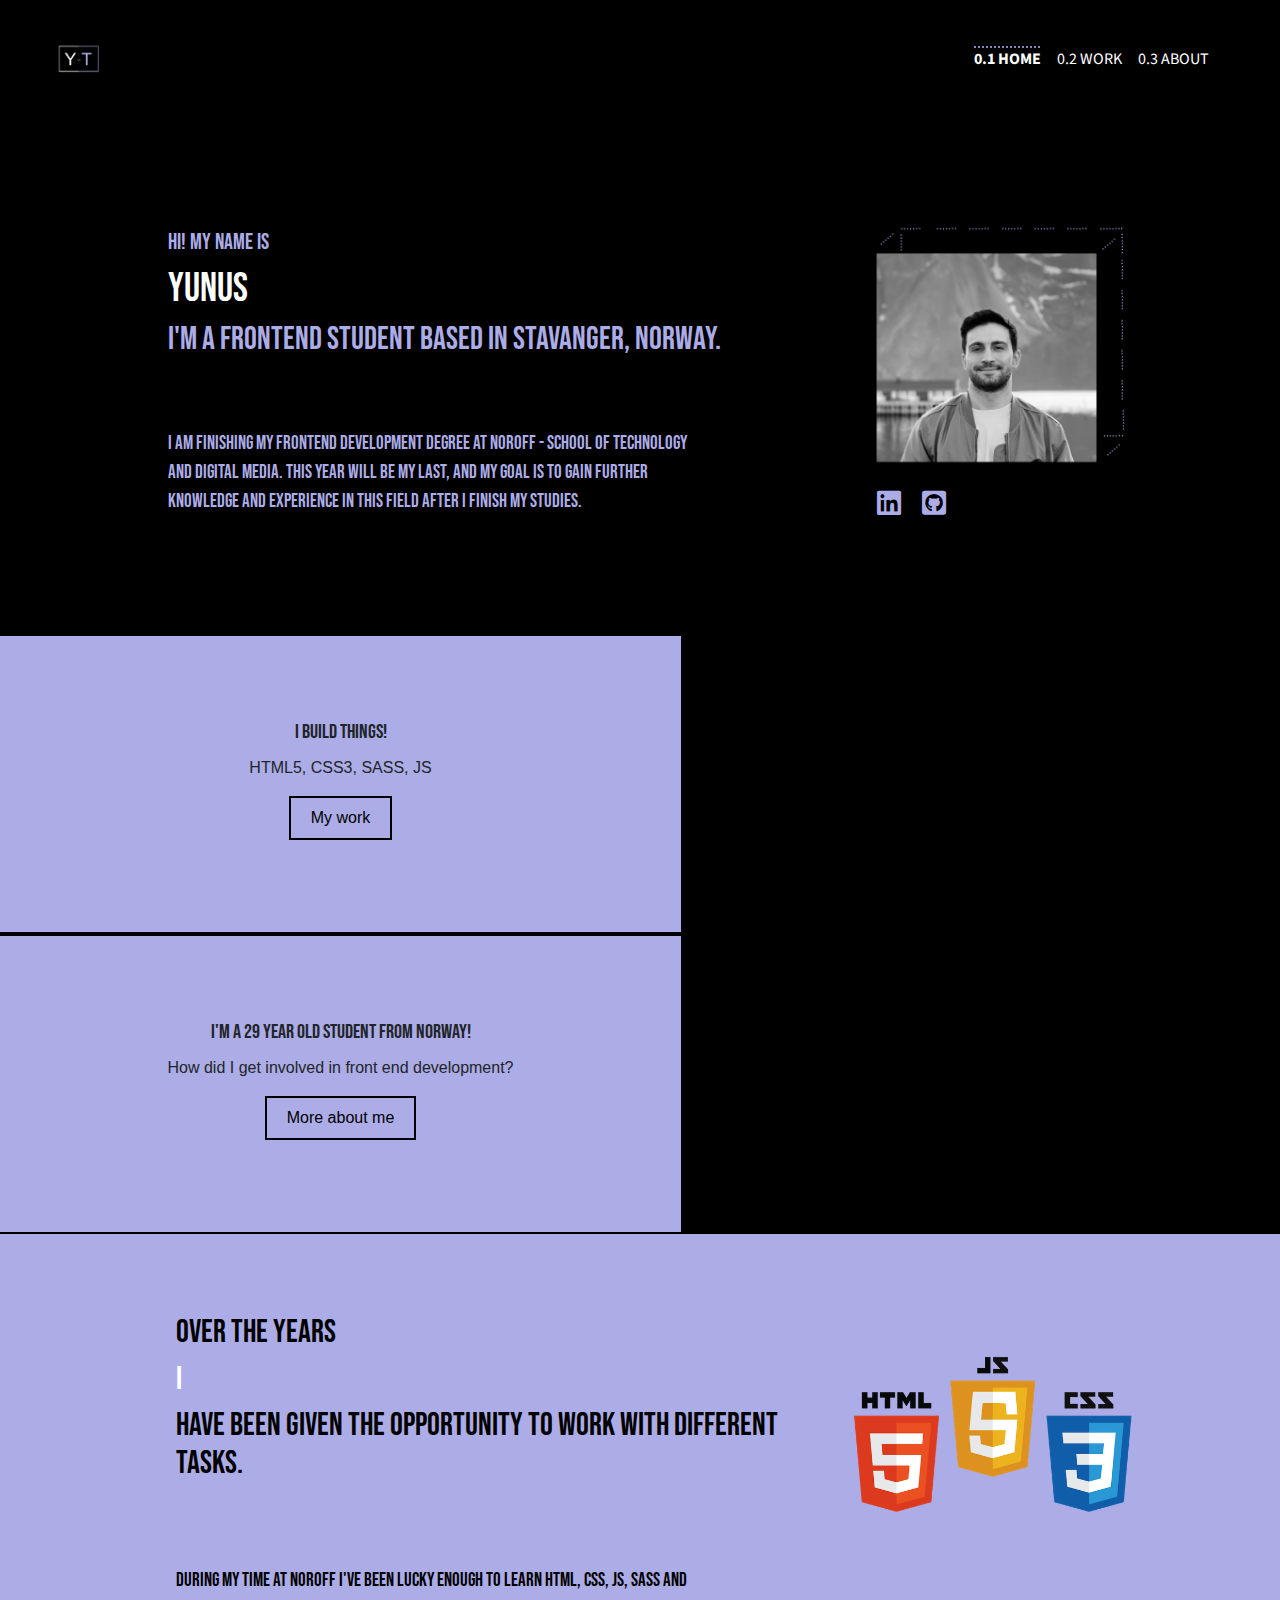
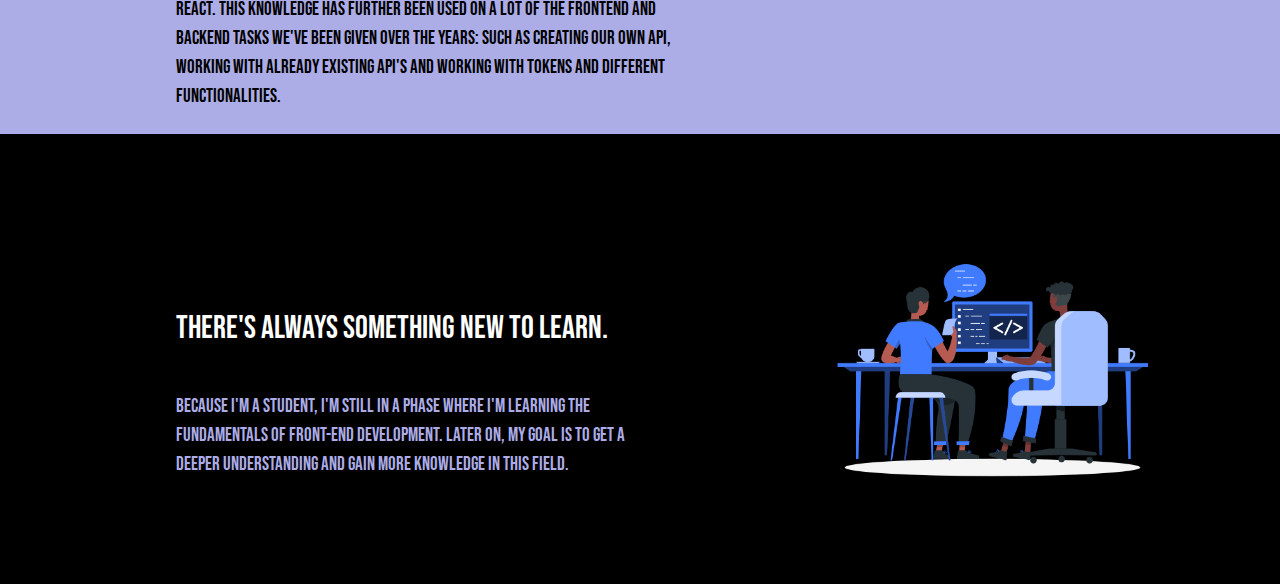
<file: index.html>
<!DOCTYPE html>
             <html lang="en">
                 <head>
                     <meta charset="UTF-8" />
                     <meta name="viewport" content="width=device-width, initial-scale=1.0" />
                     <title>Home</title>
                     <link href="https://cdnjs.cloudflare.com/ajax/libs/font-awesome/5.14.0/css/all.min.css" rel="stylesheet" />
                     <link href="https://fonts.googleapis.com/css2?family=Bebas+Neue&family=Source+Sans+Pro&display=swap" rel="stylesheet">                     
                     <link href="css/style.css" rel="stylesheet" />
                     <link rel="icon" href="data:;base64,=" />
                 </head>
                 <body>
                   <div class="container-fluid"> 
                    <nav class="navbar static-top navbar-expand-lg navbar-light" id="navbar">
                      <img class="responsive" src="images/newlogo.png">
                        <button class="navbar-toggler" type="button" data-toggle="collapse" data-target="#navbarSupportedContent" aria-controls="navbarSupportedContent" aria-expanded="false" aria-label="Toggle navigation">
                          <span class="navbar-toggler-icon"></span>
                        </button>
                        <div class="collapse navbar-collapse" id="navbarSupportedContent">
                          <ul class="navbar-nav ml-auto">
                            <li class="nav-item">
                              <a class="nav-link active" href="index.html">0.1 Home <span class="sr-only">(current)</span></a>
                            </li>
                            <li class="nav-item">
                              <a class="nav-link" href="work.html">0.2 Work</a>
                            </li>
                            <li class="nav-item">
                                <a class="nav-link" href="about.html">0.3 About</a>
                              </li>
                          </ul>
                        </div>
                      </nav>    
                      <hr> 
                   <div class="container-fluid1"> 
                    <div class="row" id="row-two">
                        <div class="col-sm-8 p-5"><h1 class="student">Hi! My name is</h1>
                          <h2 class="student1"> Yunus</h2>
                          <h3 class="student2"> I'm a frontend student based in Stavanger, Norway.</h3>
                        <p class="info"> I am finishing my frontend development degree at Noroff - School of technology and digital media.
                          This year will be my last, and my goal is to gain further knowledge and experience in this field after i finish my studies.</p>
                        </div>
                        <div class="col-sm-4 p-5" id="col-img">
                          <img class="img-fluid" src="images/new-last.png">
                          <div id="social"> 
                            <a href="https://www.linkedin.com/in/yunus-talay-324074191/" id="IN-one"><i class="fab fa-linkedin"></i></a>
                            <a href="https://github.com/yuntal?tab=repositories" id="GH-one"><i class="fab fa-github-square"></i></a>
                        </div>
                        </div>
                    </div>
                    <div class="container-fluid1"> 
                      <div class="row">
                        <div class="card" id="card">
                          <div class="card-body">
                            <h5 class="card-title">I build things!</h5>
                            <p class="card-text">HTML5, CSS3, SASS, JS</p>
                            <a href="work.html" class="hbtn hb-fill-right"> My work</a>
                          </div>
                        </div>
                        <div class="card" id="card">
                          <div class="card-body">
                            <h5 class="card-title">I'm a 29 year old student from Norway! </h5>
                            <p class="card-text">How did I get involved in front end development?</p>
                            <div class="wrapper">
                              <a href="about.html" class="hbtn hb-fill-right">More about me</a>
                            </div>
                          </div>
                        </div>
                      </div>
                 </div>      
                 <div class="container-fluid2"> 
                  <div class="row" id="rowan3">
                      <div class="col-sm-8 p-5" id="col-second"><h1 class="student3">Over the years</h1>
                        <h2 class="student4"> I</h2>
                        <h3 class="student5"> Have been given the opportunity to work with different tasks.</h3>
                      <p class="task"> During my time at Noroff i've been lucky enough to learn HTML, CSS, JS, SASS and REACT. 
                         This knowledge has further been used on a lot of the frontend and backend tasks we've been given over the years: such as creating our own API, working with already existing API's and working with tokens and different functionalities. </p>
                      </div>
                      <div class="col-sm-4 p-5" id="col-img-second">
                        <img class="icons" src="images/clip.png">
                      </div>
                  </div>
                    <div class="container-fluid2"> 
                      <div class="row" id="rowan2">
                          <div class="col-sm-6" id ="third"><h1 class="student6">There's always something new to learn.</h1>
                          <p class="frontend"> Because I'm a student, i'm still in a phase where i'm learning the fundamentals of front-end development. Later on, my goal is to get a deeper understanding and gain more knowledge in this field.  
                          </div>
                          <div class="col-sm-6 p-5" id="third-1">
                            <img class="img" src="images/flat.webp">
                          </div>
                      </div>
                    </div>
                      </div>   
        <script src="https://code.jquery.com/jquery-3.5.1.slim.min.js" integrity="sha384-DfXdz2htPH0lsSSs5nCTpuj/zy4C+OGpamoFVy38MVBnE+IbbVYUew+OrCXaRkfj" crossorigin="anonymous"></script>
        <script src="https://cdn.jsdelivr.net/npm/bootstrap@4.5.3/dist/js/bootstrap.bundle.min.js" integrity="sha384-ho+j7jyWK8fNQe+A12Hb8AhRq26LrZ/JpcUGGOn+Y7RsweNrtN/tE3MoK7ZeZDyx" crossorigin="anonymous"></script>
    </body>
</html>
</file>
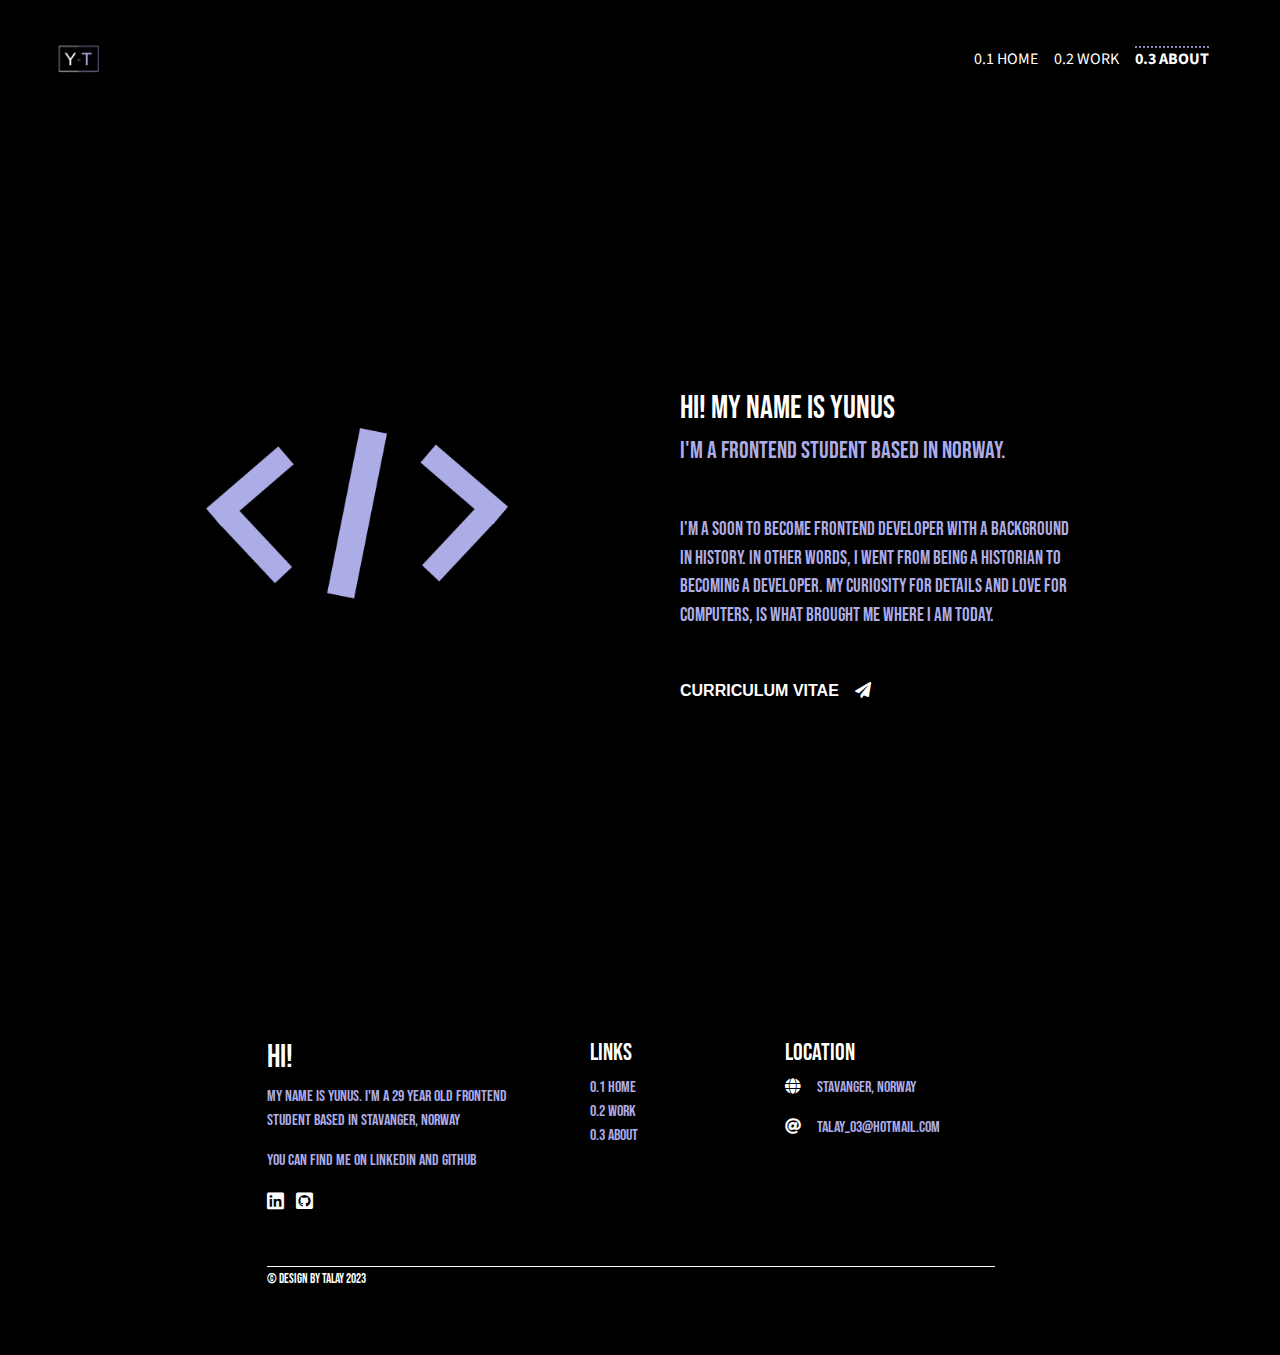
<file: about.html>
<!DOCTYPE html>
             <html lang="en">
                 <head>
                     <meta charset="UTF-8" />
                     <meta name="viewport" content="width=device-width, initial-scale=1.0" />
                     <title>About</title>
                     <link href="https://cdnjs.cloudflare.com/ajax/libs/font-awesome/5.14.0/css/all.min.css" rel="stylesheet" />
                      <link href="https://fonts.googleapis.com/css2?family=Bebas+Neue&family=Source+Sans+Pro&display=swap" rel="stylesheet">                   
                      <link href="css/style.css" rel="stylesheet" />
                     <link href="css/style.css" rel="stylesheet" />
                     <link rel="icon" href="data:;base64,=" />
                 </head>
                 <body>
                  <div class="container-fluid"> 
                    <nav class="navbar static-top navbar-expand-lg navbar-light" id="navbar">
                      <img class="responsive" src="images/newlogo.png">
                       <button class="navbar-toggler" type="button" data-toggle="collapse" data-target="#navbarSupportedContent" aria-controls="navbarSupportedContent" aria-expanded="false" aria-label="Toggle navigation">
                         <span class="navbar-toggler-icon"></span>
                       </button>
                       <div class="collapse navbar-collapse" id="navbarSupportedContent">
                         <ul class="navbar-nav ml-auto">
                           <li class="nav-item">
                             <a class="nav-link" href="index.html">0.1 Home</a>
                           </li>
                           <li class="nav-item">
                             <a class="nav-link" href="work.html">0.2 Work</a>
                           </li>
                           <li class="nav-item">
                               <a class="nav-link active" href="about.html">0.3 About <span class="sr-only">(current)</span></a>
                             </li>
                         </ul>
                       </div>
                      </div>
                     </nav>   
                     <hr> 
                     <div class="container-fluid" id="fluid-5">
                     <div class="row" id="row-three">
                      <div class="col-md-6 p-5" id="col-img">
                        <img class="img-fluid2" src="images/code-break.png" id="img-fluid2">
                      </div>
                      <div class="col-md-6 p-5" id="col-img2"><h1 class="student10">Hi! My name is Yunus</h1>
                        <h3 class="student12"> I'm a frontend student based in Norway.</h3>
                      <p class="info1"> I'm a soon to become frontend developer with a background in history. In other words, i went from being a historian to becoming a developer. My curiosity for details and love for computers, is what brought me where I am today.   
                        </p>
                        <p class="cv"><a href="cv/resume.pdf">Curriculum Vitae</a><i class="fa fa-paper-plane" aria-hidden="true"></i>
                      </div>
                  </div>
                  </p>                  
                </div>
                     </div>
                     <div class="container-fluid" id="fluid">
                      <footer>
                        <div class="mt-5 pt-5 pb-5 footer">
                          <div class="container" id="foot-container">
                            <div class="row" id="row-one">
                              <div class="col-lg-5 col-xs-12 about-company">
                                <h2 class="start">Hi!</h2>
                                <p class="pr-5 text-dark-50" id="name">My name is Yunus. I'm a 29 year old frontend student based in Stavanger, Norway</p>
                                <p class="pr-5 text-dark-50" id="link">You can find me on LinkedIn and Github </p>
                                <a href="https://www.linkedin.com/in/yunus-talay-324074191/" id="IN"><i class="fab fa-linkedin"></i></a>
                                <a href="https://github.com/yuntal?tab=repositories" id="GH"><i class="fab fa-github-square"></i></a>
                              </div>
                              <div class="col-lg-3 col-xs-12 links">
                                <h4 class="mt-lg-0 mt-sm-3" id="links">Links</h4>
                                  <ul class="m-0 p-0" id="pages">
                                    <li><a href="index.html">0.1 Home</a></li>
                                    <li><a href="work.html">0.2 Work</a></li>
                                    <li><a href="about.html">0.3 About</a></li>
                                  </ul>
                              </div>
                              <div class="col-lg-4 col-xs-12 location">
                                <h4 class="mt-lg-0 mt-sm-4" id="location">Location</h4>
                                <p><i class="fa fa-globe mr-3" id="globe"></i>Stavanger, Norway</p>
                                <a href="mailto:talay_03@hotmail.com" id="mail">  <p><i class="fa fa-at mr-3"></i>Talay_03@hotmail.com</a>
                              </i>
                              </div>
                            </div>
                            <div class="row mt-5">
                              <div class="col copyright">
                                <p class="copy"><small class="text-dark-50">© Design by Talay 2023</small></p>
                              </div>
                            </div>
                          </div>
                          </div>
                        </footer>                      
             </div>
           </div>         
                  </div>
                 </body>     
        <script src="https://code.jquery.com/jquery-3.5.1.slim.min.js" integrity="sha384-DfXdz2htPH0lsSSs5nCTpuj/zy4C+OGpamoFVy38MVBnE+IbbVYUew+OrCXaRkfj" crossorigin="anonymous"></script>
        <script src="https://cdn.jsdelivr.net/npm/bootstrap@4.5.3/dist/js/bootstrap.bundle.min.js" integrity="sha384-ho+j7jyWK8fNQe+A12Hb8AhRq26LrZ/JpcUGGOn+Y7RsweNrtN/tE3MoK7ZeZDyx" crossorigin="anonymous"></script>
    </body>
</html>
</file>
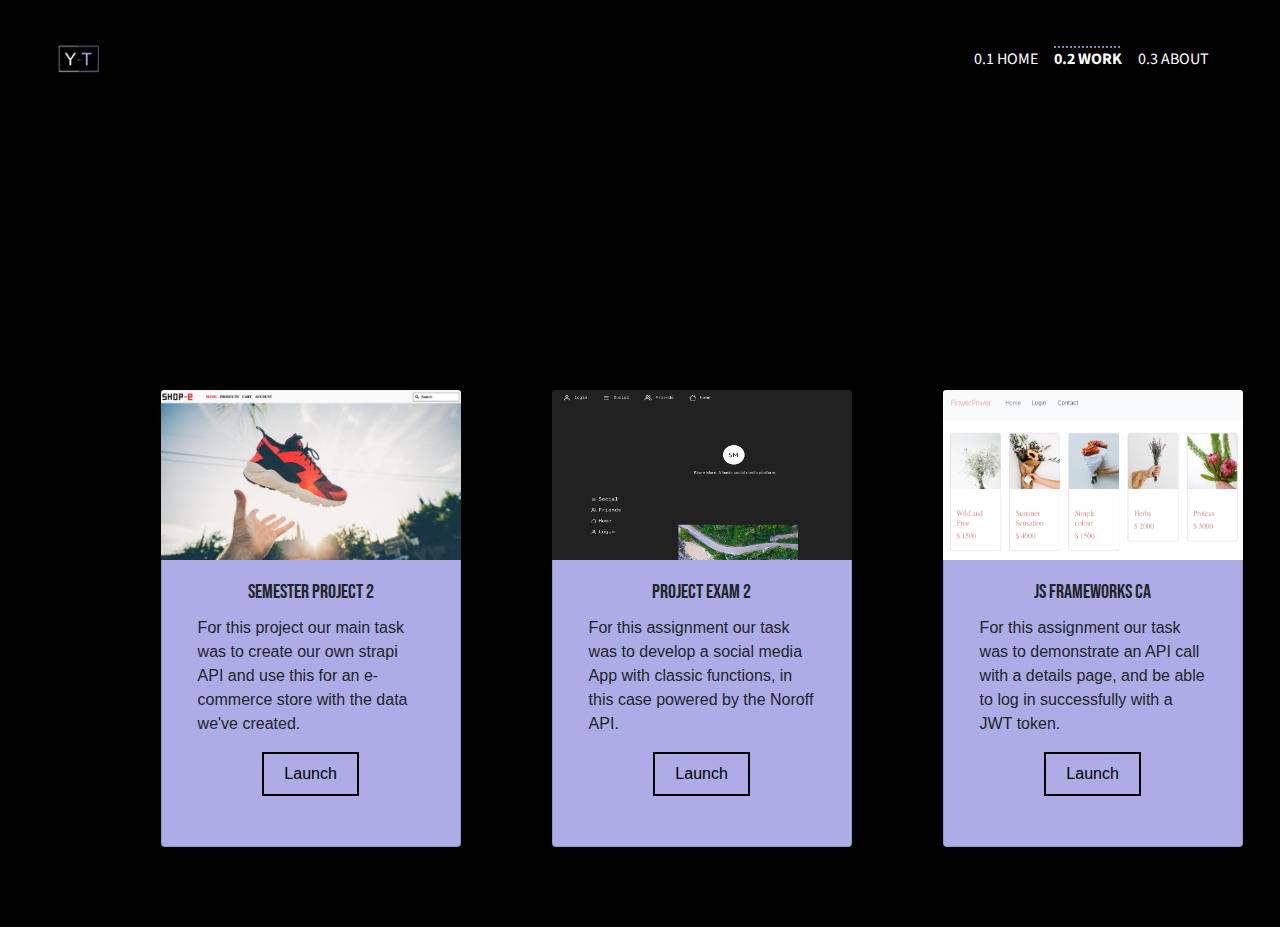
<file: work.html>
<!DOCTYPE html>
             <html lang="en">
                 <head>
                     <meta charset="UTF-8" />
                     <meta name="viewport" content="width=device-width, initial-scale=1.0" />
                     <title>Work</title>
                     <link href="https://cdnjs.cloudflare.com/ajax/libs/font-awesome/5.14.0/css/all.min.css" rel="stylesheet" />
                     <link href="https://fonts.googleapis.com/css2?family=Bebas+Neue&family=Source+Sans+Pro&display=swap" rel="stylesheet">                   
                     <link href="css/style.css" rel="stylesheet" />
                     <link rel="icon" href="data:;base64,=" />
                 </head>
                 <body>
                  <div class="container-fluid"> 
                  <nav class="navbar static-top navbar-expand-lg navbar-light" id="navbar">
                    <img class="responsive" src="images/newlogo.png">
                    <button class="navbar-toggler" type="button" data-toggle="collapse" data-target="#navbarSupportedContent" aria-controls="navbarSupportedContent" aria-expanded="false" aria-label="Toggle navigation">
                         <span class="navbar-toggler-icon"></span>
                       </button>
                       <div class="collapse navbar-collapse" id="navbarSupportedContent">
                         <ul class="navbar-nav ml-auto">
                           <li class="nav-item">
                             <a class="nav-link" href="index.html">0.1 Home</a>
                           </li>
                           <li class="nav-item">
                             <a class="nav-link active" href="work.html">0.2 Work  <span class="sr-only">(current)</span></a>
                           </li>
                           <li class="nav-item">
                               <a class="nav-link" href="about.html">0.3 About</a>
                             </li>
                         </ul>
                       </div>
                     </nav>   
                  <div class="container-fluid">
                    <div class="row" id="row-2"> 
                    <div class="card" id="work">
                      <img class="card-img-top" id="X" src="images/e-commerce.png" alt="Strapi e-commerce">           
                      <div class="card-body">
                        <h5 class="card-title">Semester Project 2</h5>
                        <p class="card-text">For this project our main task was to create our own strapi API and use this for an e-commerce store with the data we've created.</p>
                        <div class="text-center">
                        <a href="https://github.com/yuntal/Yunus-Talay-semester-project-2" class="hbtn hb-fill-right">Launch</a>
                      </div>
                      </div>
                    </div>
                    <div class="card" id="work"> 
                      <img class="card-img-top" id="X" src="images/SM.png" alt="SM logo">
                      <div class="card-body">
                        <h5 class="card-title">Project Exam 2</h5>
                        <p class="card-text">For this assignment our task was to develop a social media App with classic functions, in this case powered by the Noroff API.</p>
                        <div class="text-center">
                        <a href="https://github.com/Noroff-FEU-Assignments/project-exam-2-yuntal" class="hbtn hb-fill-right">Launch</a>
                      </div>
                      </div>
                    </div>
                    <div class="card" id="work"> 
                      <img class="card-img-top" id="X" src="images/flowers.png" alt="Flower Power">
                      <div class="card-body">
                        <h5 class="card-title">JS Frameworks CA</h5>
                        <p class="card-text">For this assignment our task was to demonstrate an API call with a details page, and be able to log in  successfully with a JWT token.</p>
                        <div class="text-center">
                        <a href="https://github.com/Noroff-FEU-Assignments/js-frameworks-course-assignment-yuntal" class="hbtn hb-fill-right">Launch</a>
                      </div>
                      </div>
                    </div>
                  </div>
                  </div>
                  </div>
                 </body>
        <script src="https://code.jquery.com/jquery-3.5.1.slim.min.js" integrity="sha384-DfXdz2htPH0lsSSs5nCTpuj/zy4C+OGpamoFVy38MVBnE+IbbVYUew+OrCXaRkfj" crossorigin="anonymous"></script>
        <script src="https://cdn.jsdelivr.net/npm/bootstrap@4.5.3/dist/js/bootstrap.bundle.min.js" integrity="sha384-ho+j7jyWK8fNQe+A12Hb8AhRq26LrZ/JpcUGGOn+Y7RsweNrtN/tE3MoK7ZeZDyx" crossorigin="anonymous"></script>
    </body>
</html>
</file>
<file: css/style.css>
@charset "UTF-8";
:root {
  --blue: #007bff;
  --indigo: #6610f2;
  --purple: #6f42c1;
  --pink: #e83e8c;
  --red: #dc3545;
  --orange: #fd7e14;
  --yellow: #ffc107;
  --green: #28a745;
  --teal: #20c997;
  --cyan: #17a2b8;
  --white: #fff;
  --gray: #6c757d;
  --gray-dark: #343a40;
  --primary: #acace6;
  --secondary: black;
  --success: #28a745;
  --info: #17a2b8;
  --warning: #ffc107;
  --danger: #dc3545;
  --light: #f8f9fa;
  --dark: #343a40;
  --breakpoint-xs: 0;
  --breakpoint-sm: 576px;
  --breakpoint-md: 768px;
  --breakpoint-lg: 992px;
  --breakpoint-xl: 1200px;
  --font-family-sans-serif: -apple-system, BlinkMacSystemFont, "Segoe UI", Roboto, "Helvetica Neue", Arial, "Noto Sans", sans-serif, "Apple Color Emoji", "Segoe UI Emoji", "Segoe UI Symbol", "Noto Color Emoji";
  --font-family-monospace: SFMono-Regular, Menlo, Monaco, Consolas, "Liberation Mono", "Courier New", monospace;
}

*,
*::before,
*::after {
  box-sizing: border-box;
}

html {
  font-family: sans-serif;
  line-height: 1.15;
  -webkit-text-size-adjust: 100%;
  -webkit-tap-highlight-color: rgba(0, 0, 0, 0);
}

article, aside, figcaption, figure, footer, header, hgroup, main, nav, section {
  display: block;
}

body {
  margin: 0;
  font-family: -apple-system, BlinkMacSystemFont, "Segoe UI", Roboto, "Helvetica Neue", Arial, "Noto Sans", sans-serif, "Apple Color Emoji", "Segoe UI Emoji", "Segoe UI Symbol", "Noto Color Emoji";
  font-size: 1rem;
  font-weight: 400;
  line-height: 1.5;
  color: #212529;
  text-align: left;
  background-color: #fff;
}

[tabindex="-1"]:focus:not(:focus-visible) {
  outline: 0 !important;
}

hr {
  box-sizing: content-box;
  height: 0;
  overflow: visible;
}

h1, h2, h3, h4, h5, h6 {
  margin-top: 0;
  margin-bottom: 0.5rem;
}

p {
  margin-top: 0;
  margin-bottom: 1rem;
}

abbr[title],
abbr[data-original-title] {
  text-decoration: underline;
  -webkit-text-decoration: underline dotted;
          text-decoration: underline dotted;
  cursor: help;
  border-bottom: 0;
  -webkit-text-decoration-skip-ink: none;
          text-decoration-skip-ink: none;
}

address {
  margin-bottom: 1rem;
  font-style: normal;
  line-height: inherit;
}

ol,
ul,
dl {
  margin-top: 0;
  margin-bottom: 1rem;
}

ol ol,
ul ul,
ol ul,
ul ol {
  margin-bottom: 0;
}

dt {
  font-weight: 700;
}

dd {
  margin-bottom: 0.5rem;
  margin-left: 0;
}

blockquote {
  margin: 0 0 1rem;
}

b,
strong {
  font-weight: bolder;
}

small {
  font-size: 80%;
}

sub,
sup {
  position: relative;
  font-size: 75%;
  line-height: 0;
  vertical-align: baseline;
}

sub {
  bottom: -0.25em;
}

sup {
  top: -0.5em;
}

a {
  color: #acace6;
  text-decoration: none;
  background-color: transparent;
}
a:hover {
  color: #7171d4;
  text-decoration: underline;
}

a:not([href]):not([class]) {
  color: inherit;
  text-decoration: none;
}
a:not([href]):not([class]):hover {
  color: inherit;
  text-decoration: none;
}

pre,
code,
kbd,
samp {
  font-family: SFMono-Regular, Menlo, Monaco, Consolas, "Liberation Mono", "Courier New", monospace;
  font-size: 1em;
}

pre {
  margin-top: 0;
  margin-bottom: 1rem;
  overflow: auto;
  -ms-overflow-style: scrollbar;
}

figure {
  margin: 0 0 1rem;
}

img {
  vertical-align: middle;
  border-style: none;
}

svg {
  overflow: hidden;
  vertical-align: middle;
}

table {
  border-collapse: collapse;
}

caption {
  padding-top: 0.75rem;
  padding-bottom: 0.75rem;
  color: #6c757d;
  text-align: left;
  caption-side: bottom;
}

th {
  text-align: inherit;
  text-align: -webkit-match-parent;
}

label {
  display: inline-block;
  margin-bottom: 0.5rem;
}

button {
  border-radius: 0;
}

button:focus {
  outline: 1px dotted;
  outline: 5px auto -webkit-focus-ring-color;
}

input,
button,
select,
optgroup,
textarea {
  margin: 0;
  font-family: inherit;
  font-size: inherit;
  line-height: inherit;
}

button,
input {
  overflow: visible;
}

button,
select {
  text-transform: none;
}

[role=button] {
  cursor: pointer;
}

select {
  word-wrap: normal;
}

button,
[type=button],
[type=reset],
[type=submit] {
  -webkit-appearance: button;
}

button:not(:disabled),
[type=button]:not(:disabled),
[type=reset]:not(:disabled),
[type=submit]:not(:disabled) {
  cursor: pointer;
}

button::-moz-focus-inner,
[type=button]::-moz-focus-inner,
[type=reset]::-moz-focus-inner,
[type=submit]::-moz-focus-inner {
  padding: 0;
  border-style: none;
}

input[type=radio],
input[type=checkbox] {
  box-sizing: border-box;
  padding: 0;
}

textarea {
  overflow: auto;
  resize: vertical;
}

fieldset {
  min-width: 0;
  padding: 0;
  margin: 0;
  border: 0;
}

legend {
  display: block;
  width: 100%;
  max-width: 100%;
  padding: 0;
  margin-bottom: 0.5rem;
  font-size: 1.5rem;
  line-height: inherit;
  color: inherit;
  white-space: normal;
}

progress {
  vertical-align: baseline;
}

[type=number]::-webkit-inner-spin-button,
[type=number]::-webkit-outer-spin-button {
  height: auto;
}

[type=search] {
  outline-offset: -2px;
  -webkit-appearance: none;
}

[type=search]::-webkit-search-decoration {
  -webkit-appearance: none;
}

::-webkit-file-upload-button {
  font: inherit;
  -webkit-appearance: button;
}

output {
  display: inline-block;
}

summary {
  display: list-item;
  cursor: pointer;
}

template {
  display: none;
}

[hidden] {
  display: none !important;
}

h1, h2, h3, h4, h5, h6,
.h1, .h2, .h3, .h4, .h5, .h6 {
  margin-bottom: 0.5rem;
  font-weight: 500;
  line-height: 1.2;
}

h1, .h1 {
  font-size: 2.5rem;
}

h2, .h2 {
  font-size: 2rem;
}

h3, .h3 {
  font-size: 1.75rem;
}

h4, .h4 {
  font-size: 1.5rem;
}

h5, .h5 {
  font-size: 1.25rem;
}

h6, .h6 {
  font-size: 1rem;
}

.lead {
  font-size: 1.25rem;
  font-weight: 300;
}

.display-1 {
  font-size: 6rem;
  font-weight: 300;
  line-height: 1.2;
}

.display-2 {
  font-size: 5.5rem;
  font-weight: 300;
  line-height: 1.2;
}

.display-3 {
  font-size: 4.5rem;
  font-weight: 300;
  line-height: 1.2;
}

.display-4 {
  font-size: 3.5rem;
  font-weight: 300;
  line-height: 1.2;
}

hr {
  margin-top: 1rem;
  margin-bottom: 1rem;
  border: 0;
  border-top: 1px solid rgba(0, 0, 0, 0.1);
}

small,
.small {
  font-size: 80%;
  font-weight: 400;
}

mark,
.mark {
  padding: 0.2em;
  background-color: #fcf8e3;
}

.list-unstyled {
  padding-left: 0;
  list-style: none;
}

.list-inline {
  padding-left: 0;
  list-style: none;
}

.list-inline-item {
  display: inline-block;
}
.list-inline-item:not(:last-child) {
  margin-right: 0.5rem;
}

.initialism {
  font-size: 90%;
  text-transform: uppercase;
}

.blockquote {
  margin-bottom: 1rem;
  font-size: 1.25rem;
}

.blockquote-footer {
  display: block;
  font-size: 80%;
  color: #6c757d;
}
.blockquote-footer::before {
  content: "— ";
}

.img-fluid {
  max-width: 100%;
  height: auto;
}

.img-thumbnail {
  padding: 0.25rem;
  background-color: #fff;
  border: 1px solid #dee2e6;
  border-radius: 0.25rem;
  max-width: 100%;
  height: auto;
}

.figure {
  display: inline-block;
}

.figure-img {
  margin-bottom: 0.5rem;
  line-height: 1;
}

.figure-caption {
  font-size: 90%;
  color: #6c757d;
}

code {
  font-size: 87.5%;
  color: #e83e8c;
  word-wrap: break-word;
}
a > code {
  color: inherit;
}

kbd {
  padding: 0.2rem 0.4rem;
  font-size: 87.5%;
  color: #fff;
  background-color: #212529;
  border-radius: 0.2rem;
}
kbd kbd {
  padding: 0;
  font-size: 100%;
  font-weight: 700;
}

pre {
  display: block;
  font-size: 87.5%;
  color: #212529;
}
pre code {
  font-size: inherit;
  color: inherit;
  word-break: normal;
}

.pre-scrollable {
  max-height: 340px;
  overflow-y: scroll;
}

.container,
.container-fluid,
.container-xl,
.container-lg,
.container-md,
.container-sm {
  width: 100%;
  padding-right: 15px;
  padding-left: 15px;
  margin-right: auto;
  margin-left: auto;
}

@media (min-width: 576px) {
  .container-sm, .container {
    max-width: 540px;
  }
}
@media (min-width: 768px) {
  .container-md, .container-sm, .container {
    max-width: 720px;
  }
}
@media (min-width: 992px) {
  .container-lg, .container-md, .container-sm, .container {
    max-width: 960px;
  }
}
@media (min-width: 1200px) {
  .container-xl, .container-lg, .container-md, .container-sm, .container {
    max-width: 1140px;
  }
}
.row {
  display: flex;
  flex-wrap: wrap;
  margin-right: -15px;
  margin-left: -15px;
}

.no-gutters {
  margin-right: 0;
  margin-left: 0;
}
.no-gutters > .col,
.no-gutters > [class*=col-] {
  padding-right: 0;
  padding-left: 0;
}

.col-xl,
.col-xl-auto, .col-xl-12, .col-xl-11, .col-xl-10, .col-xl-9, .col-xl-8, .col-xl-7, .col-xl-6, .col-xl-5, .col-xl-4, .col-xl-3, .col-xl-2, .col-xl-1, .col-lg,
.col-lg-auto, .col-lg-12, .col-lg-11, .col-lg-10, .col-lg-9, .col-lg-8, .col-lg-7, .col-lg-6, .col-lg-5, .col-lg-4, .col-lg-3, .col-lg-2, .col-lg-1, .col-md,
.col-md-auto, .col-md-12, .col-md-11, .col-md-10, .col-md-9, .col-md-8, .col-md-7, .col-md-6, .col-md-5, .col-md-4, .col-md-3, .col-md-2, .col-md-1, .col-sm,
.col-sm-auto, .col-sm-12, .col-sm-11, .col-sm-10, .col-sm-9, .col-sm-8, .col-sm-7, .col-sm-6, .col-sm-5, .col-sm-4, .col-sm-3, .col-sm-2, .col-sm-1, .col,
.col-auto, .col-12, .col-11, .col-10, .col-9, .col-8, .col-7, .col-6, .col-5, .col-4, .col-3, .col-2, .col-1 {
  position: relative;
  width: 100%;
  padding-right: 15px;
  padding-left: 15px;
}

.col {
  flex-basis: 0;
  flex-grow: 1;
  max-width: 100%;
}

.row-cols-1 > * {
  flex: 0 0 100%;
  max-width: 100%;
}

.row-cols-2 > * {
  flex: 0 0 50%;
  max-width: 50%;
}

.row-cols-3 > * {
  flex: 0 0 33.3333333333%;
  max-width: 33.3333333333%;
}

.row-cols-4 > * {
  flex: 0 0 25%;
  max-width: 25%;
}

.row-cols-5 > * {
  flex: 0 0 20%;
  max-width: 20%;
}

.row-cols-6 > * {
  flex: 0 0 16.6666666667%;
  max-width: 16.6666666667%;
}

.col-auto {
  flex: 0 0 auto;
  width: auto;
  max-width: 100%;
}

.col-1 {
  flex: 0 0 8.3333333333%;
  max-width: 8.3333333333%;
}

.col-2 {
  flex: 0 0 16.6666666667%;
  max-width: 16.6666666667%;
}

.col-3 {
  flex: 0 0 25%;
  max-width: 25%;
}

.col-4 {
  flex: 0 0 33.3333333333%;
  max-width: 33.3333333333%;
}

.col-5 {
  flex: 0 0 41.6666666667%;
  max-width: 41.6666666667%;
}

.col-6 {
  flex: 0 0 50%;
  max-width: 50%;
}

.col-7 {
  flex: 0 0 58.3333333333%;
  max-width: 58.3333333333%;
}

.col-8 {
  flex: 0 0 66.6666666667%;
  max-width: 66.6666666667%;
}

.col-9 {
  flex: 0 0 75%;
  max-width: 75%;
}

.col-10 {
  flex: 0 0 83.3333333333%;
  max-width: 83.3333333333%;
}

.col-11 {
  flex: 0 0 91.6666666667%;
  max-width: 91.6666666667%;
}

.col-12 {
  flex: 0 0 100%;
  max-width: 100%;
}

.order-first {
  order: -1;
}

.order-last {
  order: 13;
}

.order-0 {
  order: 0;
}

.order-1 {
  order: 1;
}

.order-2 {
  order: 2;
}

.order-3 {
  order: 3;
}

.order-4 {
  order: 4;
}

.order-5 {
  order: 5;
}

.order-6 {
  order: 6;
}

.order-7 {
  order: 7;
}

.order-8 {
  order: 8;
}

.order-9 {
  order: 9;
}

.order-10 {
  order: 10;
}

.order-11 {
  order: 11;
}

.order-12 {
  order: 12;
}

.offset-1 {
  margin-left: 8.3333333333%;
}

.offset-2 {
  margin-left: 16.6666666667%;
}

.offset-3 {
  margin-left: 25%;
}

.offset-4 {
  margin-left: 33.3333333333%;
}

.offset-5 {
  margin-left: 41.6666666667%;
}

.offset-6 {
  margin-left: 50%;
}

.offset-7 {
  margin-left: 58.3333333333%;
}

.offset-8 {
  margin-left: 66.6666666667%;
}

.offset-9 {
  margin-left: 75%;
}

.offset-10 {
  margin-left: 83.3333333333%;
}

.offset-11 {
  margin-left: 91.6666666667%;
}

@media (min-width: 576px) {
  .col-sm {
    flex-basis: 0;
    flex-grow: 1;
    max-width: 100%;
  }
  .row-cols-sm-1 > * {
    flex: 0 0 100%;
    max-width: 100%;
  }
  .row-cols-sm-2 > * {
    flex: 0 0 50%;
    max-width: 50%;
  }
  .row-cols-sm-3 > * {
    flex: 0 0 33.3333333333%;
    max-width: 33.3333333333%;
  }
  .row-cols-sm-4 > * {
    flex: 0 0 25%;
    max-width: 25%;
  }
  .row-cols-sm-5 > * {
    flex: 0 0 20%;
    max-width: 20%;
  }
  .row-cols-sm-6 > * {
    flex: 0 0 16.6666666667%;
    max-width: 16.6666666667%;
  }
  .col-sm-auto {
    flex: 0 0 auto;
    width: auto;
    max-width: 100%;
  }
  .col-sm-1 {
    flex: 0 0 8.3333333333%;
    max-width: 8.3333333333%;
  }
  .col-sm-2 {
    flex: 0 0 16.6666666667%;
    max-width: 16.6666666667%;
  }
  .col-sm-3 {
    flex: 0 0 25%;
    max-width: 25%;
  }
  .col-sm-4 {
    flex: 0 0 33.3333333333%;
    max-width: 33.3333333333%;
  }
  .col-sm-5 {
    flex: 0 0 41.6666666667%;
    max-width: 41.6666666667%;
  }
  .col-sm-6 {
    flex: 0 0 50%;
    max-width: 50%;
  }
  .col-sm-7 {
    flex: 0 0 58.3333333333%;
    max-width: 58.3333333333%;
  }
  .col-sm-8 {
    flex: 0 0 66.6666666667%;
    max-width: 66.6666666667%;
  }
  .col-sm-9 {
    flex: 0 0 75%;
    max-width: 75%;
  }
  .col-sm-10 {
    flex: 0 0 83.3333333333%;
    max-width: 83.3333333333%;
  }
  .col-sm-11 {
    flex: 0 0 91.6666666667%;
    max-width: 91.6666666667%;
  }
  .col-sm-12 {
    flex: 0 0 100%;
    max-width: 100%;
  }
  .order-sm-first {
    order: -1;
  }
  .order-sm-last {
    order: 13;
  }
  .order-sm-0 {
    order: 0;
  }
  .order-sm-1 {
    order: 1;
  }
  .order-sm-2 {
    order: 2;
  }
  .order-sm-3 {
    order: 3;
  }
  .order-sm-4 {
    order: 4;
  }
  .order-sm-5 {
    order: 5;
  }
  .order-sm-6 {
    order: 6;
  }
  .order-sm-7 {
    order: 7;
  }
  .order-sm-8 {
    order: 8;
  }
  .order-sm-9 {
    order: 9;
  }
  .order-sm-10 {
    order: 10;
  }
  .order-sm-11 {
    order: 11;
  }
  .order-sm-12 {
    order: 12;
  }
  .offset-sm-0 {
    margin-left: 0;
  }
  .offset-sm-1 {
    margin-left: 8.3333333333%;
  }
  .offset-sm-2 {
    margin-left: 16.6666666667%;
  }
  .offset-sm-3 {
    margin-left: 25%;
  }
  .offset-sm-4 {
    margin-left: 33.3333333333%;
  }
  .offset-sm-5 {
    margin-left: 41.6666666667%;
  }
  .offset-sm-6 {
    margin-left: 50%;
  }
  .offset-sm-7 {
    margin-left: 58.3333333333%;
  }
  .offset-sm-8 {
    margin-left: 66.6666666667%;
  }
  .offset-sm-9 {
    margin-left: 75%;
  }
  .offset-sm-10 {
    margin-left: 83.3333333333%;
  }
  .offset-sm-11 {
    margin-left: 91.6666666667%;
  }
}
@media (min-width: 768px) {
  .col-md {
    flex-basis: 0;
    flex-grow: 1;
    max-width: 100%;
  }
  .row-cols-md-1 > * {
    flex: 0 0 100%;
    max-width: 100%;
  }
  .row-cols-md-2 > * {
    flex: 0 0 50%;
    max-width: 50%;
  }
  .row-cols-md-3 > * {
    flex: 0 0 33.3333333333%;
    max-width: 33.3333333333%;
  }
  .row-cols-md-4 > * {
    flex: 0 0 25%;
    max-width: 25%;
  }
  .row-cols-md-5 > * {
    flex: 0 0 20%;
    max-width: 20%;
  }
  .row-cols-md-6 > * {
    flex: 0 0 16.6666666667%;
    max-width: 16.6666666667%;
  }
  .col-md-auto {
    flex: 0 0 auto;
    width: auto;
    max-width: 100%;
  }
  .col-md-1 {
    flex: 0 0 8.3333333333%;
    max-width: 8.3333333333%;
  }
  .col-md-2 {
    flex: 0 0 16.6666666667%;
    max-width: 16.6666666667%;
  }
  .col-md-3 {
    flex: 0 0 25%;
    max-width: 25%;
  }
  .col-md-4 {
    flex: 0 0 33.3333333333%;
    max-width: 33.3333333333%;
  }
  .col-md-5 {
    flex: 0 0 41.6666666667%;
    max-width: 41.6666666667%;
  }
  .col-md-6 {
    flex: 0 0 50%;
    max-width: 50%;
  }
  .col-md-7 {
    flex: 0 0 58.3333333333%;
    max-width: 58.3333333333%;
  }
  .col-md-8 {
    flex: 0 0 66.6666666667%;
    max-width: 66.6666666667%;
  }
  .col-md-9 {
    flex: 0 0 75%;
    max-width: 75%;
  }
  .col-md-10 {
    flex: 0 0 83.3333333333%;
    max-width: 83.3333333333%;
  }
  .col-md-11 {
    flex: 0 0 91.6666666667%;
    max-width: 91.6666666667%;
  }
  .col-md-12 {
    flex: 0 0 100%;
    max-width: 100%;
  }
  .order-md-first {
    order: -1;
  }
  .order-md-last {
    order: 13;
  }
  .order-md-0 {
    order: 0;
  }
  .order-md-1 {
    order: 1;
  }
  .order-md-2 {
    order: 2;
  }
  .order-md-3 {
    order: 3;
  }
  .order-md-4 {
    order: 4;
  }
  .order-md-5 {
    order: 5;
  }
  .order-md-6 {
    order: 6;
  }
  .order-md-7 {
    order: 7;
  }
  .order-md-8 {
    order: 8;
  }
  .order-md-9 {
    order: 9;
  }
  .order-md-10 {
    order: 10;
  }
  .order-md-11 {
    order: 11;
  }
  .order-md-12 {
    order: 12;
  }
  .offset-md-0 {
    margin-left: 0;
  }
  .offset-md-1 {
    margin-left: 8.3333333333%;
  }
  .offset-md-2 {
    margin-left: 16.6666666667%;
  }
  .offset-md-3 {
    margin-left: 25%;
  }
  .offset-md-4 {
    margin-left: 33.3333333333%;
  }
  .offset-md-5 {
    margin-left: 41.6666666667%;
  }
  .offset-md-6 {
    margin-left: 50%;
  }
  .offset-md-7 {
    margin-left: 58.3333333333%;
  }
  .offset-md-8 {
    margin-left: 66.6666666667%;
  }
  .offset-md-9 {
    margin-left: 75%;
  }
  .offset-md-10 {
    margin-left: 83.3333333333%;
  }
  .offset-md-11 {
    margin-left: 91.6666666667%;
  }
}
@media (min-width: 992px) {
  .col-lg {
    flex-basis: 0;
    flex-grow: 1;
    max-width: 100%;
  }
  .row-cols-lg-1 > * {
    flex: 0 0 100%;
    max-width: 100%;
  }
  .row-cols-lg-2 > * {
    flex: 0 0 50%;
    max-width: 50%;
  }
  .row-cols-lg-3 > * {
    flex: 0 0 33.3333333333%;
    max-width: 33.3333333333%;
  }
  .row-cols-lg-4 > * {
    flex: 0 0 25%;
    max-width: 25%;
  }
  .row-cols-lg-5 > * {
    flex: 0 0 20%;
    max-width: 20%;
  }
  .row-cols-lg-6 > * {
    flex: 0 0 16.6666666667%;
    max-width: 16.6666666667%;
  }
  .col-lg-auto {
    flex: 0 0 auto;
    width: auto;
    max-width: 100%;
  }
  .col-lg-1 {
    flex: 0 0 8.3333333333%;
    max-width: 8.3333333333%;
  }
  .col-lg-2 {
    flex: 0 0 16.6666666667%;
    max-width: 16.6666666667%;
  }
  .col-lg-3 {
    flex: 0 0 25%;
    max-width: 25%;
  }
  .col-lg-4 {
    flex: 0 0 33.3333333333%;
    max-width: 33.3333333333%;
  }
  .col-lg-5 {
    flex: 0 0 41.6666666667%;
    max-width: 41.6666666667%;
  }
  .col-lg-6 {
    flex: 0 0 50%;
    max-width: 50%;
  }
  .col-lg-7 {
    flex: 0 0 58.3333333333%;
    max-width: 58.3333333333%;
  }
  .col-lg-8 {
    flex: 0 0 66.6666666667%;
    max-width: 66.6666666667%;
  }
  .col-lg-9 {
    flex: 0 0 75%;
    max-width: 75%;
  }
  .col-lg-10 {
    flex: 0 0 83.3333333333%;
    max-width: 83.3333333333%;
  }
  .col-lg-11 {
    flex: 0 0 91.6666666667%;
    max-width: 91.6666666667%;
  }
  .col-lg-12 {
    flex: 0 0 100%;
    max-width: 100%;
  }
  .order-lg-first {
    order: -1;
  }
  .order-lg-last {
    order: 13;
  }
  .order-lg-0 {
    order: 0;
  }
  .order-lg-1 {
    order: 1;
  }
  .order-lg-2 {
    order: 2;
  }
  .order-lg-3 {
    order: 3;
  }
  .order-lg-4 {
    order: 4;
  }
  .order-lg-5 {
    order: 5;
  }
  .order-lg-6 {
    order: 6;
  }
  .order-lg-7 {
    order: 7;
  }
  .order-lg-8 {
    order: 8;
  }
  .order-lg-9 {
    order: 9;
  }
  .order-lg-10 {
    order: 10;
  }
  .order-lg-11 {
    order: 11;
  }
  .order-lg-12 {
    order: 12;
  }
  .offset-lg-0 {
    margin-left: 0;
  }
  .offset-lg-1 {
    margin-left: 8.3333333333%;
  }
  .offset-lg-2 {
    margin-left: 16.6666666667%;
  }
  .offset-lg-3 {
    margin-left: 25%;
  }
  .offset-lg-4 {
    margin-left: 33.3333333333%;
  }
  .offset-lg-5 {
    margin-left: 41.6666666667%;
  }
  .offset-lg-6 {
    margin-left: 50%;
  }
  .offset-lg-7 {
    margin-left: 58.3333333333%;
  }
  .offset-lg-8 {
    margin-left: 66.6666666667%;
  }
  .offset-lg-9 {
    margin-left: 75%;
  }
  .offset-lg-10 {
    margin-left: 83.3333333333%;
  }
  .offset-lg-11 {
    margin-left: 91.6666666667%;
  }
}
@media (min-width: 1200px) {
  .col-xl {
    flex-basis: 0;
    flex-grow: 1;
    max-width: 100%;
  }
  .row-cols-xl-1 > * {
    flex: 0 0 100%;
    max-width: 100%;
  }
  .row-cols-xl-2 > * {
    flex: 0 0 50%;
    max-width: 50%;
  }
  .row-cols-xl-3 > * {
    flex: 0 0 33.3333333333%;
    max-width: 33.3333333333%;
  }
  .row-cols-xl-4 > * {
    flex: 0 0 25%;
    max-width: 25%;
  }
  .row-cols-xl-5 > * {
    flex: 0 0 20%;
    max-width: 20%;
  }
  .row-cols-xl-6 > * {
    flex: 0 0 16.6666666667%;
    max-width: 16.6666666667%;
  }
  .col-xl-auto {
    flex: 0 0 auto;
    width: auto;
    max-width: 100%;
  }
  .col-xl-1 {
    flex: 0 0 8.3333333333%;
    max-width: 8.3333333333%;
  }
  .col-xl-2 {
    flex: 0 0 16.6666666667%;
    max-width: 16.6666666667%;
  }
  .col-xl-3 {
    flex: 0 0 25%;
    max-width: 25%;
  }
  .col-xl-4 {
    flex: 0 0 33.3333333333%;
    max-width: 33.3333333333%;
  }
  .col-xl-5 {
    flex: 0 0 41.6666666667%;
    max-width: 41.6666666667%;
  }
  .col-xl-6 {
    flex: 0 0 50%;
    max-width: 50%;
  }
  .col-xl-7 {
    flex: 0 0 58.3333333333%;
    max-width: 58.3333333333%;
  }
  .col-xl-8 {
    flex: 0 0 66.6666666667%;
    max-width: 66.6666666667%;
  }
  .col-xl-9 {
    flex: 0 0 75%;
    max-width: 75%;
  }
  .col-xl-10 {
    flex: 0 0 83.3333333333%;
    max-width: 83.3333333333%;
  }
  .col-xl-11 {
    flex: 0 0 91.6666666667%;
    max-width: 91.6666666667%;
  }
  .col-xl-12 {
    flex: 0 0 100%;
    max-width: 100%;
  }
  .order-xl-first {
    order: -1;
  }
  .order-xl-last {
    order: 13;
  }
  .order-xl-0 {
    order: 0;
  }
  .order-xl-1 {
    order: 1;
  }
  .order-xl-2 {
    order: 2;
  }
  .order-xl-3 {
    order: 3;
  }
  .order-xl-4 {
    order: 4;
  }
  .order-xl-5 {
    order: 5;
  }
  .order-xl-6 {
    order: 6;
  }
  .order-xl-7 {
    order: 7;
  }
  .order-xl-8 {
    order: 8;
  }
  .order-xl-9 {
    order: 9;
  }
  .order-xl-10 {
    order: 10;
  }
  .order-xl-11 {
    order: 11;
  }
  .order-xl-12 {
    order: 12;
  }
  .offset-xl-0 {
    margin-left: 0;
  }
  .offset-xl-1 {
    margin-left: 8.3333333333%;
  }
  .offset-xl-2 {
    margin-left: 16.6666666667%;
  }
  .offset-xl-3 {
    margin-left: 25%;
  }
  .offset-xl-4 {
    margin-left: 33.3333333333%;
  }
  .offset-xl-5 {
    margin-left: 41.6666666667%;
  }
  .offset-xl-6 {
    margin-left: 50%;
  }
  .offset-xl-7 {
    margin-left: 58.3333333333%;
  }
  .offset-xl-8 {
    margin-left: 66.6666666667%;
  }
  .offset-xl-9 {
    margin-left: 75%;
  }
  .offset-xl-10 {
    margin-left: 83.3333333333%;
  }
  .offset-xl-11 {
    margin-left: 91.6666666667%;
  }
}
.table {
  width: 100%;
  margin-bottom: 1rem;
  color: #212529;
}
.table th,
.table td {
  padding: 0.75rem;
  vertical-align: top;
  border-top: 1px solid #dee2e6;
}
.table thead th {
  vertical-align: bottom;
  border-bottom: 2px solid #dee2e6;
}
.table tbody + tbody {
  border-top: 2px solid #dee2e6;
}

.table-sm th,
.table-sm td {
  padding: 0.3rem;
}

.table-bordered {
  border: 1px solid #dee2e6;
}
.table-bordered th,
.table-bordered td {
  border: 1px solid #dee2e6;
}
.table-bordered thead th,
.table-bordered thead td {
  border-bottom-width: 2px;
}

.table-borderless th,
.table-borderless td,
.table-borderless thead th,
.table-borderless tbody + tbody {
  border: 0;
}

.table-striped tbody tr:nth-of-type(odd) {
  background-color: rgba(0, 0, 0, 0.05);
}

.table-hover tbody tr:hover {
  color: #212529;
  background-color: rgba(0, 0, 0, 0.075);
}

.table-primary,
.table-primary > th,
.table-primary > td {
  background-color: #e8e8f8;
}
.table-primary th,
.table-primary td,
.table-primary thead th,
.table-primary tbody + tbody {
  border-color: #d4d4f2;
}

.table-hover .table-primary:hover {
  background-color: #d4d4f2;
}
.table-hover .table-primary:hover > td,
.table-hover .table-primary:hover > th {
  background-color: #d4d4f2;
}

.table-secondary,
.table-secondary > th,
.table-secondary > td {
  background-color: #b8b8b8;
}
.table-secondary th,
.table-secondary td,
.table-secondary thead th,
.table-secondary tbody + tbody {
  border-color: #7a7a7a;
}

.table-hover .table-secondary:hover {
  background-color: #ababab;
}
.table-hover .table-secondary:hover > td,
.table-hover .table-secondary:hover > th {
  background-color: #ababab;
}

.table-success,
.table-success > th,
.table-success > td {
  background-color: #c3e6cb;
}
.table-success th,
.table-success td,
.table-success thead th,
.table-success tbody + tbody {
  border-color: #8fd19e;
}

.table-hover .table-success:hover {
  background-color: #b1dfbb;
}
.table-hover .table-success:hover > td,
.table-hover .table-success:hover > th {
  background-color: #b1dfbb;
}

.table-info,
.table-info > th,
.table-info > td {
  background-color: #bee5eb;
}
.table-info th,
.table-info td,
.table-info thead th,
.table-info tbody + tbody {
  border-color: #86cfda;
}

.table-hover .table-info:hover {
  background-color: #abdde5;
}
.table-hover .table-info:hover > td,
.table-hover .table-info:hover > th {
  background-color: #abdde5;
}

.table-warning,
.table-warning > th,
.table-warning > td {
  background-color: #ffeeba;
}
.table-warning th,
.table-warning td,
.table-warning thead th,
.table-warning tbody + tbody {
  border-color: #ffdf7e;
}

.table-hover .table-warning:hover {
  background-color: #ffe8a1;
}
.table-hover .table-warning:hover > td,
.table-hover .table-warning:hover > th {
  background-color: #ffe8a1;
}

.table-danger,
.table-danger > th,
.table-danger > td {
  background-color: #f5c6cb;
}
.table-danger th,
.table-danger td,
.table-danger thead th,
.table-danger tbody + tbody {
  border-color: #ed969e;
}

.table-hover .table-danger:hover {
  background-color: #f1b0b7;
}
.table-hover .table-danger:hover > td,
.table-hover .table-danger:hover > th {
  background-color: #f1b0b7;
}

.table-light,
.table-light > th,
.table-light > td {
  background-color: #fdfdfe;
}
.table-light th,
.table-light td,
.table-light thead th,
.table-light tbody + tbody {
  border-color: #fbfcfc;
}

.table-hover .table-light:hover {
  background-color: #ececf6;
}
.table-hover .table-light:hover > td,
.table-hover .table-light:hover > th {
  background-color: #ececf6;
}

.table-dark,
.table-dark > th,
.table-dark > td {
  background-color: #c6c8ca;
}
.table-dark th,
.table-dark td,
.table-dark thead th,
.table-dark tbody + tbody {
  border-color: #95999c;
}

.table-hover .table-dark:hover {
  background-color: #b9bbbe;
}
.table-hover .table-dark:hover > td,
.table-hover .table-dark:hover > th {
  background-color: #b9bbbe;
}

.table-active,
.table-active > th,
.table-active > td {
  background-color: rgba(0, 0, 0, 0.075);
}

.table-hover .table-active:hover {
  background-color: rgba(0, 0, 0, 0.075);
}
.table-hover .table-active:hover > td,
.table-hover .table-active:hover > th {
  background-color: rgba(0, 0, 0, 0.075);
}

.table .thead-dark th {
  color: #fff;
  background-color: #343a40;
  border-color: #454d55;
}
.table .thead-light th {
  color: #495057;
  background-color: #e9ecef;
  border-color: #dee2e6;
}

.table-dark {
  color: #fff;
  background-color: #343a40;
}
.table-dark th,
.table-dark td,
.table-dark thead th {
  border-color: #454d55;
}
.table-dark.table-bordered {
  border: 0;
}
.table-dark.table-striped tbody tr:nth-of-type(odd) {
  background-color: rgba(255, 255, 255, 0.05);
}
.table-dark.table-hover tbody tr:hover {
  color: #fff;
  background-color: rgba(255, 255, 255, 0.075);
}

@media (max-width: 575.98px) {
  .table-responsive-sm {
    display: block;
    width: 100%;
    overflow-x: auto;
    -webkit-overflow-scrolling: touch;
  }
  .table-responsive-sm > .table-bordered {
    border: 0;
  }
}
@media (max-width: 767.98px) {
  .table-responsive-md {
    display: block;
    width: 100%;
    overflow-x: auto;
    -webkit-overflow-scrolling: touch;
  }
  .table-responsive-md > .table-bordered {
    border: 0;
  }
}
@media (max-width: 991.98px) {
  .table-responsive-lg {
    display: block;
    width: 100%;
    overflow-x: auto;
    -webkit-overflow-scrolling: touch;
  }
  .table-responsive-lg > .table-bordered {
    border: 0;
  }
}
@media (max-width: 1199.98px) {
  .table-responsive-xl {
    display: block;
    width: 100%;
    overflow-x: auto;
    -webkit-overflow-scrolling: touch;
  }
  .table-responsive-xl > .table-bordered {
    border: 0;
  }
}
.table-responsive {
  display: block;
  width: 100%;
  overflow-x: auto;
  -webkit-overflow-scrolling: touch;
}
.table-responsive > .table-bordered {
  border: 0;
}

.form-control {
  display: block;
  width: 100%;
  height: calc(1.5em + 0.75rem + 2px);
  padding: 0.375rem 0.75rem;
  font-size: 1rem;
  font-weight: 400;
  line-height: 1.5;
  color: #495057;
  background-color: #fff;
  background-clip: padding-box;
  border: 1px solid #ced4da;
  border-radius: 0.25rem;
  transition: border-color 0.15s ease-in-out, box-shadow 0.15s ease-in-out;
}
@media (prefers-reduced-motion: reduce) {
  .form-control {
    transition: none;
  }
}
.form-control::-ms-expand {
  background-color: transparent;
  border: 0;
}
.form-control:-moz-focusring {
  color: transparent;
  text-shadow: 0 0 0 #495057;
}
.form-control:focus {
  color: #495057;
  background-color: #fff;
  border-color: white;
  outline: 0;
  box-shadow: 0 0 0 0.2rem rgba(172, 172, 230, 0.25);
}
.form-control::-moz-placeholder {
  color: #6c757d;
  opacity: 1;
}
.form-control::placeholder {
  color: #6c757d;
  opacity: 1;
}
.form-control:disabled, .form-control[readonly] {
  background-color: #e9ecef;
  opacity: 1;
}

input[type=date].form-control,
input[type=time].form-control,
input[type=datetime-local].form-control,
input[type=month].form-control {
  -webkit-appearance: none;
     -moz-appearance: none;
          appearance: none;
}

select.form-control:focus::-ms-value {
  color: #495057;
  background-color: #fff;
}

.form-control-file,
.form-control-range {
  display: block;
  width: 100%;
}

.col-form-label {
  padding-top: calc(0.375rem + 1px);
  padding-bottom: calc(0.375rem + 1px);
  margin-bottom: 0;
  font-size: inherit;
  line-height: 1.5;
}

.col-form-label-lg {
  padding-top: calc(0.5rem + 1px);
  padding-bottom: calc(0.5rem + 1px);
  font-size: 1.25rem;
  line-height: 1.5;
}

.col-form-label-sm {
  padding-top: calc(0.25rem + 1px);
  padding-bottom: calc(0.25rem + 1px);
  font-size: 0.875rem;
  line-height: 1.5;
}

.form-control-plaintext {
  display: block;
  width: 100%;
  padding: 0.375rem 0;
  margin-bottom: 0;
  font-size: 1rem;
  line-height: 1.5;
  color: #212529;
  background-color: transparent;
  border: solid transparent;
  border-width: 1px 0;
}
.form-control-plaintext.form-control-sm, .form-control-plaintext.form-control-lg {
  padding-right: 0;
  padding-left: 0;
}

.form-control-sm {
  height: calc(1.5em + 0.5rem + 2px);
  padding: 0.25rem 0.5rem;
  font-size: 0.875rem;
  line-height: 1.5;
  border-radius: 0.2rem;
}

.form-control-lg {
  height: calc(1.5em + 1rem + 2px);
  padding: 0.5rem 1rem;
  font-size: 1.25rem;
  line-height: 1.5;
  border-radius: 0.3rem;
}

select.form-control[size], select.form-control[multiple] {
  height: auto;
}

textarea.form-control {
  height: auto;
}

.form-group {
  margin-bottom: 1rem;
}

.form-text {
  display: block;
  margin-top: 0.25rem;
}

.form-row {
  display: flex;
  flex-wrap: wrap;
  margin-right: -5px;
  margin-left: -5px;
}
.form-row > .col,
.form-row > [class*=col-] {
  padding-right: 5px;
  padding-left: 5px;
}

.form-check {
  position: relative;
  display: block;
  padding-left: 1.25rem;
}

.form-check-input {
  position: absolute;
  margin-top: 0.3rem;
  margin-left: -1.25rem;
}
.form-check-input[disabled] ~ .form-check-label, .form-check-input:disabled ~ .form-check-label {
  color: #6c757d;
}

.form-check-label {
  margin-bottom: 0;
}

.form-check-inline {
  display: inline-flex;
  align-items: center;
  padding-left: 0;
  margin-right: 0.75rem;
}
.form-check-inline .form-check-input {
  position: static;
  margin-top: 0;
  margin-right: 0.3125rem;
  margin-left: 0;
}

.valid-feedback {
  display: none;
  width: 100%;
  margin-top: 0.25rem;
  font-size: 80%;
  color: #28a745;
}

.valid-tooltip {
  position: absolute;
  top: 100%;
  left: 0;
  z-index: 5;
  display: none;
  max-width: 100%;
  padding: 0.25rem 0.5rem;
  margin-top: 0.1rem;
  font-size: 0.875rem;
  line-height: 1.5;
  color: #fff;
  background-color: rgba(40, 167, 69, 0.9);
  border-radius: 0.25rem;
}

.was-validated :valid ~ .valid-feedback,
.was-validated :valid ~ .valid-tooltip,
.is-valid ~ .valid-feedback,
.is-valid ~ .valid-tooltip {
  display: block;
}

.was-validated .form-control:valid, .form-control.is-valid {
  border-color: #28a745;
  padding-right: calc(1.5em + 0.75rem);
  background-image: url("data:image/svg+xml,%3csvg xmlns='http://www.w3.org/2000/svg' width='8' height='8' viewBox='0 0 8 8'%3e%3cpath fill='%2328a745' d='M2.3 6.73L.6 4.53c-.4-1.04.46-1.4 1.1-.8l1.1 1.4 3.4-3.8c.6-.63 1.6-.27 1.2.7l-4 4.6c-.43.5-.8.4-1.1.1z'/%3e%3c/svg%3e");
  background-repeat: no-repeat;
  background-position: right calc(0.375em + 0.1875rem) center;
  background-size: calc(0.75em + 0.375rem) calc(0.75em + 0.375rem);
}
.was-validated .form-control:valid:focus, .form-control.is-valid:focus {
  border-color: #28a745;
  box-shadow: 0 0 0 0.2rem rgba(40, 167, 69, 0.25);
}

.was-validated textarea.form-control:valid, textarea.form-control.is-valid {
  padding-right: calc(1.5em + 0.75rem);
  background-position: top calc(0.375em + 0.1875rem) right calc(0.375em + 0.1875rem);
}

.was-validated .custom-select:valid, .custom-select.is-valid {
  border-color: #28a745;
  padding-right: calc(0.75em + 2.3125rem);
  background: url("data:image/svg+xml,%3csvg xmlns='http://www.w3.org/2000/svg' width='4' height='5' viewBox='0 0 4 5'%3e%3cpath fill='%23343a40' d='M2 0L0 2h4zm0 5L0 3h4z'/%3e%3c/svg%3e") no-repeat right 0.75rem center/8px 10px, url("data:image/svg+xml,%3csvg xmlns='http://www.w3.org/2000/svg' width='8' height='8' viewBox='0 0 8 8'%3e%3cpath fill='%2328a745' d='M2.3 6.73L.6 4.53c-.4-1.04.46-1.4 1.1-.8l1.1 1.4 3.4-3.8c.6-.63 1.6-.27 1.2.7l-4 4.6c-.43.5-.8.4-1.1.1z'/%3e%3c/svg%3e") #fff no-repeat center right 1.75rem/calc(0.75em + 0.375rem) calc(0.75em + 0.375rem);
}
.was-validated .custom-select:valid:focus, .custom-select.is-valid:focus {
  border-color: #28a745;
  box-shadow: 0 0 0 0.2rem rgba(40, 167, 69, 0.25);
}

.was-validated .form-check-input:valid ~ .form-check-label, .form-check-input.is-valid ~ .form-check-label {
  color: #28a745;
}
.was-validated .form-check-input:valid ~ .valid-feedback,
.was-validated .form-check-input:valid ~ .valid-tooltip, .form-check-input.is-valid ~ .valid-feedback,
.form-check-input.is-valid ~ .valid-tooltip {
  display: block;
}

.was-validated .custom-control-input:valid ~ .custom-control-label, .custom-control-input.is-valid ~ .custom-control-label {
  color: #28a745;
}
.was-validated .custom-control-input:valid ~ .custom-control-label::before, .custom-control-input.is-valid ~ .custom-control-label::before {
  border-color: #28a745;
}
.was-validated .custom-control-input:valid:checked ~ .custom-control-label::before, .custom-control-input.is-valid:checked ~ .custom-control-label::before {
  border-color: #34ce57;
  background-color: #34ce57;
}
.was-validated .custom-control-input:valid:focus ~ .custom-control-label::before, .custom-control-input.is-valid:focus ~ .custom-control-label::before {
  box-shadow: 0 0 0 0.2rem rgba(40, 167, 69, 0.25);
}
.was-validated .custom-control-input:valid:focus:not(:checked) ~ .custom-control-label::before, .custom-control-input.is-valid:focus:not(:checked) ~ .custom-control-label::before {
  border-color: #28a745;
}

.was-validated .custom-file-input:valid ~ .custom-file-label, .custom-file-input.is-valid ~ .custom-file-label {
  border-color: #28a745;
}
.was-validated .custom-file-input:valid:focus ~ .custom-file-label, .custom-file-input.is-valid:focus ~ .custom-file-label {
  border-color: #28a745;
  box-shadow: 0 0 0 0.2rem rgba(40, 167, 69, 0.25);
}

.invalid-feedback {
  display: none;
  width: 100%;
  margin-top: 0.25rem;
  font-size: 80%;
  color: #dc3545;
}

.invalid-tooltip {
  position: absolute;
  top: 100%;
  left: 0;
  z-index: 5;
  display: none;
  max-width: 100%;
  padding: 0.25rem 0.5rem;
  margin-top: 0.1rem;
  font-size: 0.875rem;
  line-height: 1.5;
  color: #fff;
  background-color: rgba(220, 53, 69, 0.9);
  border-radius: 0.25rem;
}

.was-validated :invalid ~ .invalid-feedback,
.was-validated :invalid ~ .invalid-tooltip,
.is-invalid ~ .invalid-feedback,
.is-invalid ~ .invalid-tooltip {
  display: block;
}

.was-validated .form-control:invalid, .form-control.is-invalid {
  border-color: #dc3545;
  padding-right: calc(1.5em + 0.75rem);
  background-image: url("data:image/svg+xml,%3csvg xmlns='http://www.w3.org/2000/svg' width='12' height='12' fill='none' stroke='%23dc3545' viewBox='0 0 12 12'%3e%3ccircle cx='6' cy='6' r='4.5'/%3e%3cpath stroke-linejoin='round' d='M5.8 3.6h.4L6 6.5z'/%3e%3ccircle cx='6' cy='8.2' r='.6' fill='%23dc3545' stroke='none'/%3e%3c/svg%3e");
  background-repeat: no-repeat;
  background-position: right calc(0.375em + 0.1875rem) center;
  background-size: calc(0.75em + 0.375rem) calc(0.75em + 0.375rem);
}
.was-validated .form-control:invalid:focus, .form-control.is-invalid:focus {
  border-color: #dc3545;
  box-shadow: 0 0 0 0.2rem rgba(220, 53, 69, 0.25);
}

.was-validated textarea.form-control:invalid, textarea.form-control.is-invalid {
  padding-right: calc(1.5em + 0.75rem);
  background-position: top calc(0.375em + 0.1875rem) right calc(0.375em + 0.1875rem);
}

.was-validated .custom-select:invalid, .custom-select.is-invalid {
  border-color: #dc3545;
  padding-right: calc(0.75em + 2.3125rem);
  background: url("data:image/svg+xml,%3csvg xmlns='http://www.w3.org/2000/svg' width='4' height='5' viewBox='0 0 4 5'%3e%3cpath fill='%23343a40' d='M2 0L0 2h4zm0 5L0 3h4z'/%3e%3c/svg%3e") no-repeat right 0.75rem center/8px 10px, url("data:image/svg+xml,%3csvg xmlns='http://www.w3.org/2000/svg' width='12' height='12' fill='none' stroke='%23dc3545' viewBox='0 0 12 12'%3e%3ccircle cx='6' cy='6' r='4.5'/%3e%3cpath stroke-linejoin='round' d='M5.8 3.6h.4L6 6.5z'/%3e%3ccircle cx='6' cy='8.2' r='.6' fill='%23dc3545' stroke='none'/%3e%3c/svg%3e") #fff no-repeat center right 1.75rem/calc(0.75em + 0.375rem) calc(0.75em + 0.375rem);
}
.was-validated .custom-select:invalid:focus, .custom-select.is-invalid:focus {
  border-color: #dc3545;
  box-shadow: 0 0 0 0.2rem rgba(220, 53, 69, 0.25);
}

.was-validated .form-check-input:invalid ~ .form-check-label, .form-check-input.is-invalid ~ .form-check-label {
  color: #dc3545;
}
.was-validated .form-check-input:invalid ~ .invalid-feedback,
.was-validated .form-check-input:invalid ~ .invalid-tooltip, .form-check-input.is-invalid ~ .invalid-feedback,
.form-check-input.is-invalid ~ .invalid-tooltip {
  display: block;
}

.was-validated .custom-control-input:invalid ~ .custom-control-label, .custom-control-input.is-invalid ~ .custom-control-label {
  color: #dc3545;
}
.was-validated .custom-control-input:invalid ~ .custom-control-label::before, .custom-control-input.is-invalid ~ .custom-control-label::before {
  border-color: #dc3545;
}
.was-validated .custom-control-input:invalid:checked ~ .custom-control-label::before, .custom-control-input.is-invalid:checked ~ .custom-control-label::before {
  border-color: #e4606d;
  background-color: #e4606d;
}
.was-validated .custom-control-input:invalid:focus ~ .custom-control-label::before, .custom-control-input.is-invalid:focus ~ .custom-control-label::before {
  box-shadow: 0 0 0 0.2rem rgba(220, 53, 69, 0.25);
}
.was-validated .custom-control-input:invalid:focus:not(:checked) ~ .custom-control-label::before, .custom-control-input.is-invalid:focus:not(:checked) ~ .custom-control-label::before {
  border-color: #dc3545;
}

.was-validated .custom-file-input:invalid ~ .custom-file-label, .custom-file-input.is-invalid ~ .custom-file-label {
  border-color: #dc3545;
}
.was-validated .custom-file-input:invalid:focus ~ .custom-file-label, .custom-file-input.is-invalid:focus ~ .custom-file-label {
  border-color: #dc3545;
  box-shadow: 0 0 0 0.2rem rgba(220, 53, 69, 0.25);
}

.form-inline {
  display: flex;
  flex-flow: row wrap;
  align-items: center;
}
.form-inline .form-check {
  width: 100%;
}
@media (min-width: 576px) {
  .form-inline label {
    display: flex;
    align-items: center;
    justify-content: center;
    margin-bottom: 0;
  }
  .form-inline .form-group {
    display: flex;
    flex: 0 0 auto;
    flex-flow: row wrap;
    align-items: center;
    margin-bottom: 0;
  }
  .form-inline .form-control {
    display: inline-block;
    width: auto;
    vertical-align: middle;
  }
  .form-inline .form-control-plaintext {
    display: inline-block;
  }
  .form-inline .input-group,
  .form-inline .custom-select {
    width: auto;
  }
  .form-inline .form-check {
    display: flex;
    align-items: center;
    justify-content: center;
    width: auto;
    padding-left: 0;
  }
  .form-inline .form-check-input {
    position: relative;
    flex-shrink: 0;
    margin-top: 0;
    margin-right: 0.25rem;
    margin-left: 0;
  }
  .form-inline .custom-control {
    align-items: center;
    justify-content: center;
  }
  .form-inline .custom-control-label {
    margin-bottom: 0;
  }
}

.btn {
  display: inline-block;
  font-weight: 400;
  color: #212529;
  text-align: center;
  vertical-align: middle;
  -webkit-user-select: none;
     -moz-user-select: none;
          user-select: none;
  background-color: transparent;
  border: 1px solid transparent;
  padding: 0.375rem 0.75rem;
  font-size: 1rem;
  line-height: 1.5;
  border-radius: 0.25rem;
  transition: color 0.15s ease-in-out, background-color 0.15s ease-in-out, border-color 0.15s ease-in-out, box-shadow 0.15s ease-in-out;
}
@media (prefers-reduced-motion: reduce) {
  .btn {
    transition: none;
  }
}
.btn:hover {
  color: #212529;
  text-decoration: none;
}
.btn:focus, .btn.focus {
  outline: 0;
  box-shadow: 0 0 0 0.2rem rgba(172, 172, 230, 0.25);
}
.btn.disabled, .btn:disabled {
  opacity: 0.65;
}
.btn:not(:disabled):not(.disabled) {
  cursor: pointer;
}
a.btn.disabled,
fieldset:disabled a.btn {
  pointer-events: none;
}

.btn-primary {
  color: #212529;
  background-color: #acace6;
  border-color: #acace6;
}
.btn-primary:hover {
  color: #212529;
  background-color: #8f8fdd;
  border-color: #8585da;
}
.btn-primary:focus, .btn-primary.focus {
  color: #212529;
  background-color: #8f8fdd;
  border-color: #8585da;
  box-shadow: 0 0 0 0.2rem rgba(151, 152, 202, 0.5);
}
.btn-primary.disabled, .btn-primary:disabled {
  color: #212529;
  background-color: #acace6;
  border-color: #acace6;
}
.btn-primary:not(:disabled):not(.disabled):active, .btn-primary:not(:disabled):not(.disabled).active, .show > .btn-primary.dropdown-toggle {
  color: #fff;
  background-color: #8585da;
  border-color: #7b7bd7;
}
.btn-primary:not(:disabled):not(.disabled):active:focus, .btn-primary:not(:disabled):not(.disabled).active:focus, .show > .btn-primary.dropdown-toggle:focus {
  box-shadow: 0 0 0 0.2rem rgba(151, 152, 202, 0.5);
}

.btn-secondary {
  color: #fff;
  background-color: black;
  border-color: black;
}
.btn-secondary:hover {
  color: #fff;
  background-color: black;
  border-color: black;
}
.btn-secondary:focus, .btn-secondary.focus {
  color: #fff;
  background-color: black;
  border-color: black;
  box-shadow: 0 0 0 0.2rem rgba(38, 38, 38, 0.5);
}
.btn-secondary.disabled, .btn-secondary:disabled {
  color: #fff;
  background-color: black;
  border-color: black;
}
.btn-secondary:not(:disabled):not(.disabled):active, .btn-secondary:not(:disabled):not(.disabled).active, .show > .btn-secondary.dropdown-toggle {
  color: #fff;
  background-color: black;
  border-color: black;
}
.btn-secondary:not(:disabled):not(.disabled):active:focus, .btn-secondary:not(:disabled):not(.disabled).active:focus, .show > .btn-secondary.dropdown-toggle:focus {
  box-shadow: 0 0 0 0.2rem rgba(38, 38, 38, 0.5);
}

.btn-success {
  color: #fff;
  background-color: #28a745;
  border-color: #28a745;
}
.btn-success:hover {
  color: #fff;
  background-color: #218838;
  border-color: #1e7e34;
}
.btn-success:focus, .btn-success.focus {
  color: #fff;
  background-color: #218838;
  border-color: #1e7e34;
  box-shadow: 0 0 0 0.2rem rgba(72, 180, 97, 0.5);
}
.btn-success.disabled, .btn-success:disabled {
  color: #fff;
  background-color: #28a745;
  border-color: #28a745;
}
.btn-success:not(:disabled):not(.disabled):active, .btn-success:not(:disabled):not(.disabled).active, .show > .btn-success.dropdown-toggle {
  color: #fff;
  background-color: #1e7e34;
  border-color: #1c7430;
}
.btn-success:not(:disabled):not(.disabled):active:focus, .btn-success:not(:disabled):not(.disabled).active:focus, .show > .btn-success.dropdown-toggle:focus {
  box-shadow: 0 0 0 0.2rem rgba(72, 180, 97, 0.5);
}

.btn-info {
  color: #fff;
  background-color: #17a2b8;
  border-color: #17a2b8;
}
.btn-info:hover {
  color: #fff;
  background-color: #138496;
  border-color: #117a8b;
}
.btn-info:focus, .btn-info.focus {
  color: #fff;
  background-color: #138496;
  border-color: #117a8b;
  box-shadow: 0 0 0 0.2rem rgba(58, 176, 195, 0.5);
}
.btn-info.disabled, .btn-info:disabled {
  color: #fff;
  background-color: #17a2b8;
  border-color: #17a2b8;
}
.btn-info:not(:disabled):not(.disabled):active, .btn-info:not(:disabled):not(.disabled).active, .show > .btn-info.dropdown-toggle {
  color: #fff;
  background-color: #117a8b;
  border-color: #10707f;
}
.btn-info:not(:disabled):not(.disabled):active:focus, .btn-info:not(:disabled):not(.disabled).active:focus, .show > .btn-info.dropdown-toggle:focus {
  box-shadow: 0 0 0 0.2rem rgba(58, 176, 195, 0.5);
}

.btn-warning {
  color: #212529;
  background-color: #ffc107;
  border-color: #ffc107;
}
.btn-warning:hover {
  color: #212529;
  background-color: #e0a800;
  border-color: #d39e00;
}
.btn-warning:focus, .btn-warning.focus {
  color: #212529;
  background-color: #e0a800;
  border-color: #d39e00;
  box-shadow: 0 0 0 0.2rem rgba(222, 170, 12, 0.5);
}
.btn-warning.disabled, .btn-warning:disabled {
  color: #212529;
  background-color: #ffc107;
  border-color: #ffc107;
}
.btn-warning:not(:disabled):not(.disabled):active, .btn-warning:not(:disabled):not(.disabled).active, .show > .btn-warning.dropdown-toggle {
  color: #212529;
  background-color: #d39e00;
  border-color: #c69500;
}
.btn-warning:not(:disabled):not(.disabled):active:focus, .btn-warning:not(:disabled):not(.disabled).active:focus, .show > .btn-warning.dropdown-toggle:focus {
  box-shadow: 0 0 0 0.2rem rgba(222, 170, 12, 0.5);
}

.btn-danger {
  color: #fff;
  background-color: #dc3545;
  border-color: #dc3545;
}
.btn-danger:hover {
  color: #fff;
  background-color: #c82333;
  border-color: #bd2130;
}
.btn-danger:focus, .btn-danger.focus {
  color: #fff;
  background-color: #c82333;
  border-color: #bd2130;
  box-shadow: 0 0 0 0.2rem rgba(225, 83, 97, 0.5);
}
.btn-danger.disabled, .btn-danger:disabled {
  color: #fff;
  background-color: #dc3545;
  border-color: #dc3545;
}
.btn-danger:not(:disabled):not(.disabled):active, .btn-danger:not(:disabled):not(.disabled).active, .show > .btn-danger.dropdown-toggle {
  color: #fff;
  background-color: #bd2130;
  border-color: #b21f2d;
}
.btn-danger:not(:disabled):not(.disabled):active:focus, .btn-danger:not(:disabled):not(.disabled).active:focus, .show > .btn-danger.dropdown-toggle:focus {
  box-shadow: 0 0 0 0.2rem rgba(225, 83, 97, 0.5);
}

.btn-light {
  color: #212529;
  background-color: #f8f9fa;
  border-color: #f8f9fa;
}
.btn-light:hover {
  color: #212529;
  background-color: #e2e6ea;
  border-color: #dae0e5;
}
.btn-light:focus, .btn-light.focus {
  color: #212529;
  background-color: #e2e6ea;
  border-color: #dae0e5;
  box-shadow: 0 0 0 0.2rem rgba(216, 217, 219, 0.5);
}
.btn-light.disabled, .btn-light:disabled {
  color: #212529;
  background-color: #f8f9fa;
  border-color: #f8f9fa;
}
.btn-light:not(:disabled):not(.disabled):active, .btn-light:not(:disabled):not(.disabled).active, .show > .btn-light.dropdown-toggle {
  color: #212529;
  background-color: #dae0e5;
  border-color: #d3d9df;
}
.btn-light:not(:disabled):not(.disabled):active:focus, .btn-light:not(:disabled):not(.disabled).active:focus, .show > .btn-light.dropdown-toggle:focus {
  box-shadow: 0 0 0 0.2rem rgba(216, 217, 219, 0.5);
}

.btn-dark {
  color: #fff;
  background-color: #343a40;
  border-color: #343a40;
}
.btn-dark:hover {
  color: #fff;
  background-color: #23272b;
  border-color: #1d2124;
}
.btn-dark:focus, .btn-dark.focus {
  color: #fff;
  background-color: #23272b;
  border-color: #1d2124;
  box-shadow: 0 0 0 0.2rem rgba(82, 88, 93, 0.5);
}
.btn-dark.disabled, .btn-dark:disabled {
  color: #fff;
  background-color: #343a40;
  border-color: #343a40;
}
.btn-dark:not(:disabled):not(.disabled):active, .btn-dark:not(:disabled):not(.disabled).active, .show > .btn-dark.dropdown-toggle {
  color: #fff;
  background-color: #1d2124;
  border-color: #171a1d;
}
.btn-dark:not(:disabled):not(.disabled):active:focus, .btn-dark:not(:disabled):not(.disabled).active:focus, .show > .btn-dark.dropdown-toggle:focus {
  box-shadow: 0 0 0 0.2rem rgba(82, 88, 93, 0.5);
}

.btn-outline-primary {
  color: #acace6;
  border-color: #acace6;
}
.btn-outline-primary:hover {
  color: #212529;
  background-color: #acace6;
  border-color: #acace6;
}
.btn-outline-primary:focus, .btn-outline-primary.focus {
  box-shadow: 0 0 0 0.2rem rgba(172, 172, 230, 0.5);
}
.btn-outline-primary.disabled, .btn-outline-primary:disabled {
  color: #acace6;
  background-color: transparent;
}
.btn-outline-primary:not(:disabled):not(.disabled):active, .btn-outline-primary:not(:disabled):not(.disabled).active, .show > .btn-outline-primary.dropdown-toggle {
  color: #212529;
  background-color: #acace6;
  border-color: #acace6;
}
.btn-outline-primary:not(:disabled):not(.disabled):active:focus, .btn-outline-primary:not(:disabled):not(.disabled).active:focus, .show > .btn-outline-primary.dropdown-toggle:focus {
  box-shadow: 0 0 0 0.2rem rgba(172, 172, 230, 0.5);
}

.btn-outline-secondary {
  color: black;
  border-color: black;
}
.btn-outline-secondary:hover {
  color: #fff;
  background-color: black;
  border-color: black;
}
.btn-outline-secondary:focus, .btn-outline-secondary.focus {
  box-shadow: 0 0 0 0.2rem rgba(0, 0, 0, 0.5);
}
.btn-outline-secondary.disabled, .btn-outline-secondary:disabled {
  color: black;
  background-color: transparent;
}
.btn-outline-secondary:not(:disabled):not(.disabled):active, .btn-outline-secondary:not(:disabled):not(.disabled).active, .show > .btn-outline-secondary.dropdown-toggle {
  color: #fff;
  background-color: black;
  border-color: black;
}
.btn-outline-secondary:not(:disabled):not(.disabled):active:focus, .btn-outline-secondary:not(:disabled):not(.disabled).active:focus, .show > .btn-outline-secondary.dropdown-toggle:focus {
  box-shadow: 0 0 0 0.2rem rgba(0, 0, 0, 0.5);
}

.btn-outline-success {
  color: #28a745;
  border-color: #28a745;
}
.btn-outline-success:hover {
  color: #fff;
  background-color: #28a745;
  border-color: #28a745;
}
.btn-outline-success:focus, .btn-outline-success.focus {
  box-shadow: 0 0 0 0.2rem rgba(40, 167, 69, 0.5);
}
.btn-outline-success.disabled, .btn-outline-success:disabled {
  color: #28a745;
  background-color: transparent;
}
.btn-outline-success:not(:disabled):not(.disabled):active, .btn-outline-success:not(:disabled):not(.disabled).active, .show > .btn-outline-success.dropdown-toggle {
  color: #fff;
  background-color: #28a745;
  border-color: #28a745;
}
.btn-outline-success:not(:disabled):not(.disabled):active:focus, .btn-outline-success:not(:disabled):not(.disabled).active:focus, .show > .btn-outline-success.dropdown-toggle:focus {
  box-shadow: 0 0 0 0.2rem rgba(40, 167, 69, 0.5);
}

.btn-outline-info {
  color: #17a2b8;
  border-color: #17a2b8;
}
.btn-outline-info:hover {
  color: #fff;
  background-color: #17a2b8;
  border-color: #17a2b8;
}
.btn-outline-info:focus, .btn-outline-info.focus {
  box-shadow: 0 0 0 0.2rem rgba(23, 162, 184, 0.5);
}
.btn-outline-info.disabled, .btn-outline-info:disabled {
  color: #17a2b8;
  background-color: transparent;
}
.btn-outline-info:not(:disabled):not(.disabled):active, .btn-outline-info:not(:disabled):not(.disabled).active, .show > .btn-outline-info.dropdown-toggle {
  color: #fff;
  background-color: #17a2b8;
  border-color: #17a2b8;
}
.btn-outline-info:not(:disabled):not(.disabled):active:focus, .btn-outline-info:not(:disabled):not(.disabled).active:focus, .show > .btn-outline-info.dropdown-toggle:focus {
  box-shadow: 0 0 0 0.2rem rgba(23, 162, 184, 0.5);
}

.btn-outline-warning {
  color: #ffc107;
  border-color: #ffc107;
}
.btn-outline-warning:hover {
  color: #212529;
  background-color: #ffc107;
  border-color: #ffc107;
}
.btn-outline-warning:focus, .btn-outline-warning.focus {
  box-shadow: 0 0 0 0.2rem rgba(255, 193, 7, 0.5);
}
.btn-outline-warning.disabled, .btn-outline-warning:disabled {
  color: #ffc107;
  background-color: transparent;
}
.btn-outline-warning:not(:disabled):not(.disabled):active, .btn-outline-warning:not(:disabled):not(.disabled).active, .show > .btn-outline-warning.dropdown-toggle {
  color: #212529;
  background-color: #ffc107;
  border-color: #ffc107;
}
.btn-outline-warning:not(:disabled):not(.disabled):active:focus, .btn-outline-warning:not(:disabled):not(.disabled).active:focus, .show > .btn-outline-warning.dropdown-toggle:focus {
  box-shadow: 0 0 0 0.2rem rgba(255, 193, 7, 0.5);
}

.btn-outline-danger {
  color: #dc3545;
  border-color: #dc3545;
}
.btn-outline-danger:hover {
  color: #fff;
  background-color: #dc3545;
  border-color: #dc3545;
}
.btn-outline-danger:focus, .btn-outline-danger.focus {
  box-shadow: 0 0 0 0.2rem rgba(220, 53, 69, 0.5);
}
.btn-outline-danger.disabled, .btn-outline-danger:disabled {
  color: #dc3545;
  background-color: transparent;
}
.btn-outline-danger:not(:disabled):not(.disabled):active, .btn-outline-danger:not(:disabled):not(.disabled).active, .show > .btn-outline-danger.dropdown-toggle {
  color: #fff;
  background-color: #dc3545;
  border-color: #dc3545;
}
.btn-outline-danger:not(:disabled):not(.disabled):active:focus, .btn-outline-danger:not(:disabled):not(.disabled).active:focus, .show > .btn-outline-danger.dropdown-toggle:focus {
  box-shadow: 0 0 0 0.2rem rgba(220, 53, 69, 0.5);
}

.btn-outline-light {
  color: #f8f9fa;
  border-color: #f8f9fa;
}
.btn-outline-light:hover {
  color: #212529;
  background-color: #f8f9fa;
  border-color: #f8f9fa;
}
.btn-outline-light:focus, .btn-outline-light.focus {
  box-shadow: 0 0 0 0.2rem rgba(248, 249, 250, 0.5);
}
.btn-outline-light.disabled, .btn-outline-light:disabled {
  color: #f8f9fa;
  background-color: transparent;
}
.btn-outline-light:not(:disabled):not(.disabled):active, .btn-outline-light:not(:disabled):not(.disabled).active, .show > .btn-outline-light.dropdown-toggle {
  color: #212529;
  background-color: #f8f9fa;
  border-color: #f8f9fa;
}
.btn-outline-light:not(:disabled):not(.disabled):active:focus, .btn-outline-light:not(:disabled):not(.disabled).active:focus, .show > .btn-outline-light.dropdown-toggle:focus {
  box-shadow: 0 0 0 0.2rem rgba(248, 249, 250, 0.5);
}

.btn-outline-dark {
  color: #343a40;
  border-color: #343a40;
}
.btn-outline-dark:hover {
  color: #fff;
  background-color: #343a40;
  border-color: #343a40;
}
.btn-outline-dark:focus, .btn-outline-dark.focus {
  box-shadow: 0 0 0 0.2rem rgba(52, 58, 64, 0.5);
}
.btn-outline-dark.disabled, .btn-outline-dark:disabled {
  color: #343a40;
  background-color: transparent;
}
.btn-outline-dark:not(:disabled):not(.disabled):active, .btn-outline-dark:not(:disabled):not(.disabled).active, .show > .btn-outline-dark.dropdown-toggle {
  color: #fff;
  background-color: #343a40;
  border-color: #343a40;
}
.btn-outline-dark:not(:disabled):not(.disabled):active:focus, .btn-outline-dark:not(:disabled):not(.disabled).active:focus, .show > .btn-outline-dark.dropdown-toggle:focus {
  box-shadow: 0 0 0 0.2rem rgba(52, 58, 64, 0.5);
}

.btn-link {
  font-weight: 400;
  color: #acace6;
  text-decoration: none;
}
.btn-link:hover {
  color: #7171d4;
  text-decoration: underline;
}
.btn-link:focus, .btn-link.focus {
  text-decoration: underline;
}
.btn-link:disabled, .btn-link.disabled {
  color: #6c757d;
  pointer-events: none;
}

.btn-lg, .btn-group-lg > .btn {
  padding: 0.5rem 1rem;
  font-size: 1.25rem;
  line-height: 1.5;
  border-radius: 0.3rem;
}

.btn-sm, .btn-group-sm > .btn {
  padding: 0.25rem 0.5rem;
  font-size: 0.875rem;
  line-height: 1.5;
  border-radius: 0.2rem;
}

.btn-block {
  display: block;
  width: 100%;
}
.btn-block + .btn-block {
  margin-top: 0.5rem;
}

input[type=submit].btn-block,
input[type=reset].btn-block,
input[type=button].btn-block {
  width: 100%;
}

.fade {
  transition: opacity 0.15s linear;
}
@media (prefers-reduced-motion: reduce) {
  .fade {
    transition: none;
  }
}
.fade:not(.show) {
  opacity: 0;
}

.collapse:not(.show) {
  display: none;
}

.collapsing {
  position: relative;
  height: 0;
  overflow: hidden;
  transition: height 0.35s ease;
}
@media (prefers-reduced-motion: reduce) {
  .collapsing {
    transition: none;
  }
}

.dropup,
.dropright,
.dropdown,
.dropleft {
  position: relative;
}

.dropdown-toggle {
  white-space: nowrap;
}
.dropdown-toggle::after {
  display: inline-block;
  margin-left: 0.255em;
  vertical-align: 0.255em;
  content: "";
  border-top: 0.3em solid;
  border-right: 0.3em solid transparent;
  border-bottom: 0;
  border-left: 0.3em solid transparent;
}
.dropdown-toggle:empty::after {
  margin-left: 0;
}

.dropdown-menu {
  position: absolute;
  top: 100%;
  left: 0;
  z-index: 1000;
  display: none;
  float: left;
  min-width: 10rem;
  padding: 0.5rem 0;
  margin: 0.125rem 0 0;
  font-size: 1rem;
  color: #212529;
  text-align: left;
  list-style: none;
  background-color: #fff;
  background-clip: padding-box;
  border: 1px solid rgba(0, 0, 0, 0.15);
  border-radius: 0.25rem;
}

.dropdown-menu-left {
  right: auto;
  left: 0;
}

.dropdown-menu-right {
  right: 0;
  left: auto;
}

@media (min-width: 576px) {
  .dropdown-menu-sm-left {
    right: auto;
    left: 0;
  }
  .dropdown-menu-sm-right {
    right: 0;
    left: auto;
  }
}
@media (min-width: 768px) {
  .dropdown-menu-md-left {
    right: auto;
    left: 0;
  }
  .dropdown-menu-md-right {
    right: 0;
    left: auto;
  }
}
@media (min-width: 992px) {
  .dropdown-menu-lg-left {
    right: auto;
    left: 0;
  }
  .dropdown-menu-lg-right {
    right: 0;
    left: auto;
  }
}
@media (min-width: 1200px) {
  .dropdown-menu-xl-left {
    right: auto;
    left: 0;
  }
  .dropdown-menu-xl-right {
    right: 0;
    left: auto;
  }
}
.dropup .dropdown-menu {
  top: auto;
  bottom: 100%;
  margin-top: 0;
  margin-bottom: 0.125rem;
}
.dropup .dropdown-toggle::after {
  display: inline-block;
  margin-left: 0.255em;
  vertical-align: 0.255em;
  content: "";
  border-top: 0;
  border-right: 0.3em solid transparent;
  border-bottom: 0.3em solid;
  border-left: 0.3em solid transparent;
}
.dropup .dropdown-toggle:empty::after {
  margin-left: 0;
}

.dropright .dropdown-menu {
  top: 0;
  right: auto;
  left: 100%;
  margin-top: 0;
  margin-left: 0.125rem;
}
.dropright .dropdown-toggle::after {
  display: inline-block;
  margin-left: 0.255em;
  vertical-align: 0.255em;
  content: "";
  border-top: 0.3em solid transparent;
  border-right: 0;
  border-bottom: 0.3em solid transparent;
  border-left: 0.3em solid;
}
.dropright .dropdown-toggle:empty::after {
  margin-left: 0;
}
.dropright .dropdown-toggle::after {
  vertical-align: 0;
}

.dropleft .dropdown-menu {
  top: 0;
  right: 100%;
  left: auto;
  margin-top: 0;
  margin-right: 0.125rem;
}
.dropleft .dropdown-toggle::after {
  display: inline-block;
  margin-left: 0.255em;
  vertical-align: 0.255em;
  content: "";
}
.dropleft .dropdown-toggle::after {
  display: none;
}
.dropleft .dropdown-toggle::before {
  display: inline-block;
  margin-right: 0.255em;
  vertical-align: 0.255em;
  content: "";
  border-top: 0.3em solid transparent;
  border-right: 0.3em solid;
  border-bottom: 0.3em solid transparent;
}
.dropleft .dropdown-toggle:empty::after {
  margin-left: 0;
}
.dropleft .dropdown-toggle::before {
  vertical-align: 0;
}

.dropdown-menu[x-placement^=top], .dropdown-menu[x-placement^=right], .dropdown-menu[x-placement^=bottom], .dropdown-menu[x-placement^=left] {
  right: auto;
  bottom: auto;
}

.dropdown-divider {
  height: 0;
  margin: 0.5rem 0;
  overflow: hidden;
  border-top: 1px solid #e9ecef;
}

.dropdown-item {
  display: block;
  width: 100%;
  padding: 0.25rem 1.5rem;
  clear: both;
  font-weight: 400;
  color: #212529;
  text-align: inherit;
  white-space: nowrap;
  background-color: transparent;
  border: 0;
}
.dropdown-item:hover, .dropdown-item:focus {
  color: #16181b;
  text-decoration: none;
  background-color: #f8f9fa;
}
.dropdown-item.active, .dropdown-item:active {
  color: #fff;
  text-decoration: none;
  background-color: #acace6;
}
.dropdown-item.disabled, .dropdown-item:disabled {
  color: #6c757d;
  pointer-events: none;
  background-color: transparent;
}

.dropdown-menu.show {
  display: block;
}

.dropdown-header {
  display: block;
  padding: 0.5rem 1.5rem;
  margin-bottom: 0;
  font-size: 0.875rem;
  color: #6c757d;
  white-space: nowrap;
}

.dropdown-item-text {
  display: block;
  padding: 0.25rem 1.5rem;
  color: #212529;
}

.btn-group,
.btn-group-vertical {
  position: relative;
  display: inline-flex;
  vertical-align: middle;
}
.btn-group > .btn,
.btn-group-vertical > .btn {
  position: relative;
  flex: 1 1 auto;
}
.btn-group > .btn:hover,
.btn-group-vertical > .btn:hover {
  z-index: 1;
}
.btn-group > .btn:focus, .btn-group > .btn:active, .btn-group > .btn.active,
.btn-group-vertical > .btn:focus,
.btn-group-vertical > .btn:active,
.btn-group-vertical > .btn.active {
  z-index: 1;
}

.btn-toolbar {
  display: flex;
  flex-wrap: wrap;
  justify-content: flex-start;
}
.btn-toolbar .input-group {
  width: auto;
}

.btn-group > .btn:not(:first-child),
.btn-group > .btn-group:not(:first-child) {
  margin-left: -1px;
}
.btn-group > .btn:not(:last-child):not(.dropdown-toggle),
.btn-group > .btn-group:not(:last-child) > .btn {
  border-top-right-radius: 0;
  border-bottom-right-radius: 0;
}
.btn-group > .btn:not(:first-child),
.btn-group > .btn-group:not(:first-child) > .btn {
  border-top-left-radius: 0;
  border-bottom-left-radius: 0;
}

.dropdown-toggle-split {
  padding-right: 0.5625rem;
  padding-left: 0.5625rem;
}
.dropdown-toggle-split::after, .dropup .dropdown-toggle-split::after, .dropright .dropdown-toggle-split::after {
  margin-left: 0;
}
.dropleft .dropdown-toggle-split::before {
  margin-right: 0;
}

.btn-sm + .dropdown-toggle-split, .btn-group-sm > .btn + .dropdown-toggle-split {
  padding-right: 0.375rem;
  padding-left: 0.375rem;
}

.btn-lg + .dropdown-toggle-split, .btn-group-lg > .btn + .dropdown-toggle-split {
  padding-right: 0.75rem;
  padding-left: 0.75rem;
}

.btn-group-vertical {
  flex-direction: column;
  align-items: flex-start;
  justify-content: center;
}
.btn-group-vertical > .btn,
.btn-group-vertical > .btn-group {
  width: 100%;
}
.btn-group-vertical > .btn:not(:first-child),
.btn-group-vertical > .btn-group:not(:first-child) {
  margin-top: -1px;
}
.btn-group-vertical > .btn:not(:last-child):not(.dropdown-toggle),
.btn-group-vertical > .btn-group:not(:last-child) > .btn {
  border-bottom-right-radius: 0;
  border-bottom-left-radius: 0;
}
.btn-group-vertical > .btn:not(:first-child),
.btn-group-vertical > .btn-group:not(:first-child) > .btn {
  border-top-left-radius: 0;
  border-top-right-radius: 0;
}

.btn-group-toggle > .btn,
.btn-group-toggle > .btn-group > .btn {
  margin-bottom: 0;
}
.btn-group-toggle > .btn input[type=radio],
.btn-group-toggle > .btn input[type=checkbox],
.btn-group-toggle > .btn-group > .btn input[type=radio],
.btn-group-toggle > .btn-group > .btn input[type=checkbox] {
  position: absolute;
  clip: rect(0, 0, 0, 0);
  pointer-events: none;
}

.input-group {
  position: relative;
  display: flex;
  flex-wrap: wrap;
  align-items: stretch;
  width: 100%;
}
.input-group > .form-control,
.input-group > .form-control-plaintext,
.input-group > .custom-select,
.input-group > .custom-file {
  position: relative;
  flex: 1 1 auto;
  width: 1%;
  min-width: 0;
  margin-bottom: 0;
}
.input-group > .form-control + .form-control,
.input-group > .form-control + .custom-select,
.input-group > .form-control + .custom-file,
.input-group > .form-control-plaintext + .form-control,
.input-group > .form-control-plaintext + .custom-select,
.input-group > .form-control-plaintext + .custom-file,
.input-group > .custom-select + .form-control,
.input-group > .custom-select + .custom-select,
.input-group > .custom-select + .custom-file,
.input-group > .custom-file + .form-control,
.input-group > .custom-file + .custom-select,
.input-group > .custom-file + .custom-file {
  margin-left: -1px;
}
.input-group > .form-control:focus,
.input-group > .custom-select:focus,
.input-group > .custom-file .custom-file-input:focus ~ .custom-file-label {
  z-index: 3;
}
.input-group > .custom-file .custom-file-input:focus {
  z-index: 4;
}
.input-group > .form-control:not(:last-child),
.input-group > .custom-select:not(:last-child) {
  border-top-right-radius: 0;
  border-bottom-right-radius: 0;
}
.input-group > .form-control:not(:first-child),
.input-group > .custom-select:not(:first-child) {
  border-top-left-radius: 0;
  border-bottom-left-radius: 0;
}
.input-group > .custom-file {
  display: flex;
  align-items: center;
}
.input-group > .custom-file:not(:last-child) .custom-file-label, .input-group > .custom-file:not(:last-child) .custom-file-label::after {
  border-top-right-radius: 0;
  border-bottom-right-radius: 0;
}
.input-group > .custom-file:not(:first-child) .custom-file-label {
  border-top-left-radius: 0;
  border-bottom-left-radius: 0;
}

.input-group-prepend,
.input-group-append {
  display: flex;
}
.input-group-prepend .btn,
.input-group-append .btn {
  position: relative;
  z-index: 2;
}
.input-group-prepend .btn:focus,
.input-group-append .btn:focus {
  z-index: 3;
}
.input-group-prepend .btn + .btn,
.input-group-prepend .btn + .input-group-text,
.input-group-prepend .input-group-text + .input-group-text,
.input-group-prepend .input-group-text + .btn,
.input-group-append .btn + .btn,
.input-group-append .btn + .input-group-text,
.input-group-append .input-group-text + .input-group-text,
.input-group-append .input-group-text + .btn {
  margin-left: -1px;
}

.input-group-prepend {
  margin-right: -1px;
}

.input-group-append {
  margin-left: -1px;
}

.input-group-text {
  display: flex;
  align-items: center;
  padding: 0.375rem 0.75rem;
  margin-bottom: 0;
  font-size: 1rem;
  font-weight: 400;
  line-height: 1.5;
  color: #495057;
  text-align: center;
  white-space: nowrap;
  background-color: #e9ecef;
  border: 1px solid #ced4da;
  border-radius: 0.25rem;
}
.input-group-text input[type=radio],
.input-group-text input[type=checkbox] {
  margin-top: 0;
}

.input-group-lg > .form-control:not(textarea),
.input-group-lg > .custom-select {
  height: calc(1.5em + 1rem + 2px);
}

.input-group-lg > .form-control,
.input-group-lg > .custom-select,
.input-group-lg > .input-group-prepend > .input-group-text,
.input-group-lg > .input-group-append > .input-group-text,
.input-group-lg > .input-group-prepend > .btn,
.input-group-lg > .input-group-append > .btn {
  padding: 0.5rem 1rem;
  font-size: 1.25rem;
  line-height: 1.5;
  border-radius: 0.3rem;
}

.input-group-sm > .form-control:not(textarea),
.input-group-sm > .custom-select {
  height: calc(1.5em + 0.5rem + 2px);
}

.input-group-sm > .form-control,
.input-group-sm > .custom-select,
.input-group-sm > .input-group-prepend > .input-group-text,
.input-group-sm > .input-group-append > .input-group-text,
.input-group-sm > .input-group-prepend > .btn,
.input-group-sm > .input-group-append > .btn {
  padding: 0.25rem 0.5rem;
  font-size: 0.875rem;
  line-height: 1.5;
  border-radius: 0.2rem;
}

.input-group-lg > .custom-select,
.input-group-sm > .custom-select {
  padding-right: 1.75rem;
}

.input-group > .input-group-prepend > .btn,
.input-group > .input-group-prepend > .input-group-text,
.input-group > .input-group-append:not(:last-child) > .btn,
.input-group > .input-group-append:not(:last-child) > .input-group-text,
.input-group > .input-group-append:last-child > .btn:not(:last-child):not(.dropdown-toggle),
.input-group > .input-group-append:last-child > .input-group-text:not(:last-child) {
  border-top-right-radius: 0;
  border-bottom-right-radius: 0;
}

.input-group > .input-group-append > .btn,
.input-group > .input-group-append > .input-group-text,
.input-group > .input-group-prepend:not(:first-child) > .btn,
.input-group > .input-group-prepend:not(:first-child) > .input-group-text,
.input-group > .input-group-prepend:first-child > .btn:not(:first-child),
.input-group > .input-group-prepend:first-child > .input-group-text:not(:first-child) {
  border-top-left-radius: 0;
  border-bottom-left-radius: 0;
}

.custom-control {
  position: relative;
  z-index: 1;
  display: block;
  min-height: 1.5rem;
  padding-left: 1.5rem;
  -webkit-print-color-adjust: exact;
          color-adjust: exact;
}

.custom-control-inline {
  display: inline-flex;
  margin-right: 1rem;
}

.custom-control-input {
  position: absolute;
  left: 0;
  z-index: -1;
  width: 1rem;
  height: 1.25rem;
  opacity: 0;
}
.custom-control-input:checked ~ .custom-control-label::before {
  color: #fff;
  border-color: #acace6;
  background-color: #acace6;
}
.custom-control-input:focus ~ .custom-control-label::before {
  box-shadow: 0 0 0 0.2rem rgba(172, 172, 230, 0.25);
}
.custom-control-input:focus:not(:checked) ~ .custom-control-label::before {
  border-color: white;
}
.custom-control-input:not(:disabled):active ~ .custom-control-label::before {
  color: #fff;
  background-color: white;
  border-color: white;
}
.custom-control-input[disabled] ~ .custom-control-label, .custom-control-input:disabled ~ .custom-control-label {
  color: #6c757d;
}
.custom-control-input[disabled] ~ .custom-control-label::before, .custom-control-input:disabled ~ .custom-control-label::before {
  background-color: #e9ecef;
}

.custom-control-label {
  position: relative;
  margin-bottom: 0;
  vertical-align: top;
}
.custom-control-label::before {
  position: absolute;
  top: 0.25rem;
  left: -1.5rem;
  display: block;
  width: 1rem;
  height: 1rem;
  pointer-events: none;
  content: "";
  background-color: #fff;
  border: #adb5bd solid 1px;
}
.custom-control-label::after {
  position: absolute;
  top: 0.25rem;
  left: -1.5rem;
  display: block;
  width: 1rem;
  height: 1rem;
  content: "";
  background: no-repeat 50%/50% 50%;
}

.custom-checkbox .custom-control-label::before {
  border-radius: 0.25rem;
}
.custom-checkbox .custom-control-input:checked ~ .custom-control-label::after {
  background-image: url("data:image/svg+xml,%3csvg xmlns='http://www.w3.org/2000/svg' width='8' height='8' viewBox='0 0 8 8'%3e%3cpath fill='%23fff' d='M6.564.75l-3.59 3.612-1.538-1.55L0 4.26l2.974 2.99L8 2.193z'/%3e%3c/svg%3e");
}
.custom-checkbox .custom-control-input:indeterminate ~ .custom-control-label::before {
  border-color: #acace6;
  background-color: #acace6;
}
.custom-checkbox .custom-control-input:indeterminate ~ .custom-control-label::after {
  background-image: url("data:image/svg+xml,%3csvg xmlns='http://www.w3.org/2000/svg' width='4' height='4' viewBox='0 0 4 4'%3e%3cpath stroke='%23fff' d='M0 2h4'/%3e%3c/svg%3e");
}
.custom-checkbox .custom-control-input:disabled:checked ~ .custom-control-label::before {
  background-color: rgba(172, 172, 230, 0.5);
}
.custom-checkbox .custom-control-input:disabled:indeterminate ~ .custom-control-label::before {
  background-color: rgba(172, 172, 230, 0.5);
}

.custom-radio .custom-control-label::before {
  border-radius: 50%;
}
.custom-radio .custom-control-input:checked ~ .custom-control-label::after {
  background-image: url("data:image/svg+xml,%3csvg xmlns='http://www.w3.org/2000/svg' width='12' height='12' viewBox='-4 -4 8 8'%3e%3ccircle r='3' fill='%23fff'/%3e%3c/svg%3e");
}
.custom-radio .custom-control-input:disabled:checked ~ .custom-control-label::before {
  background-color: rgba(172, 172, 230, 0.5);
}

.custom-switch {
  padding-left: 2.25rem;
}
.custom-switch .custom-control-label::before {
  left: -2.25rem;
  width: 1.75rem;
  pointer-events: all;
  border-radius: 0.5rem;
}
.custom-switch .custom-control-label::after {
  top: calc(0.25rem + 2px);
  left: calc(-2.25rem + 2px);
  width: calc(1rem - 4px);
  height: calc(1rem - 4px);
  background-color: #adb5bd;
  border-radius: 0.5rem;
  transition: transform 0.15s ease-in-out, background-color 0.15s ease-in-out, border-color 0.15s ease-in-out, box-shadow 0.15s ease-in-out;
}
@media (prefers-reduced-motion: reduce) {
  .custom-switch .custom-control-label::after {
    transition: none;
  }
}
.custom-switch .custom-control-input:checked ~ .custom-control-label::after {
  background-color: #fff;
  transform: translateX(0.75rem);
}
.custom-switch .custom-control-input:disabled:checked ~ .custom-control-label::before {
  background-color: rgba(172, 172, 230, 0.5);
}

.custom-select {
  display: inline-block;
  width: 100%;
  height: calc(1.5em + 0.75rem + 2px);
  padding: 0.375rem 1.75rem 0.375rem 0.75rem;
  font-size: 1rem;
  font-weight: 400;
  line-height: 1.5;
  color: #495057;
  vertical-align: middle;
  background: #fff url("data:image/svg+xml,%3csvg xmlns='http://www.w3.org/2000/svg' width='4' height='5' viewBox='0 0 4 5'%3e%3cpath fill='%23343a40' d='M2 0L0 2h4zm0 5L0 3h4z'/%3e%3c/svg%3e") no-repeat right 0.75rem center/8px 10px;
  border: 1px solid #ced4da;
  border-radius: 0.25rem;
  -webkit-appearance: none;
     -moz-appearance: none;
          appearance: none;
}
.custom-select:focus {
  border-color: white;
  outline: 0;
  box-shadow: 0 0 0 0.2rem rgba(172, 172, 230, 0.25);
}
.custom-select:focus::-ms-value {
  color: #495057;
  background-color: #fff;
}
.custom-select[multiple], .custom-select[size]:not([size="1"]) {
  height: auto;
  padding-right: 0.75rem;
  background-image: none;
}
.custom-select:disabled {
  color: #6c757d;
  background-color: #e9ecef;
}
.custom-select::-ms-expand {
  display: none;
}
.custom-select:-moz-focusring {
  color: transparent;
  text-shadow: 0 0 0 #495057;
}

.custom-select-sm {
  height: calc(1.5em + 0.5rem + 2px);
  padding-top: 0.25rem;
  padding-bottom: 0.25rem;
  padding-left: 0.5rem;
  font-size: 0.875rem;
}

.custom-select-lg {
  height: calc(1.5em + 1rem + 2px);
  padding-top: 0.5rem;
  padding-bottom: 0.5rem;
  padding-left: 1rem;
  font-size: 1.25rem;
}

.custom-file {
  position: relative;
  display: inline-block;
  width: 100%;
  height: calc(1.5em + 0.75rem + 2px);
  margin-bottom: 0;
}

.custom-file-input {
  position: relative;
  z-index: 2;
  width: 100%;
  height: calc(1.5em + 0.75rem + 2px);
  margin: 0;
  opacity: 0;
}
.custom-file-input:focus ~ .custom-file-label {
  border-color: white;
  box-shadow: 0 0 0 0.2rem rgba(172, 172, 230, 0.25);
}
.custom-file-input[disabled] ~ .custom-file-label, .custom-file-input:disabled ~ .custom-file-label {
  background-color: #e9ecef;
}
.custom-file-input:lang(en) ~ .custom-file-label::after {
  content: "Browse";
}
.custom-file-input ~ .custom-file-label[data-browse]::after {
  content: attr(data-browse);
}

.custom-file-label {
  position: absolute;
  top: 0;
  right: 0;
  left: 0;
  z-index: 1;
  height: calc(1.5em + 0.75rem + 2px);
  padding: 0.375rem 0.75rem;
  font-weight: 400;
  line-height: 1.5;
  color: #495057;
  background-color: #fff;
  border: 1px solid #ced4da;
  border-radius: 0.25rem;
}
.custom-file-label::after {
  position: absolute;
  top: 0;
  right: 0;
  bottom: 0;
  z-index: 3;
  display: block;
  height: calc(1.5em + 0.75rem);
  padding: 0.375rem 0.75rem;
  line-height: 1.5;
  color: #495057;
  content: "Browse";
  background-color: #e9ecef;
  border-left: inherit;
  border-radius: 0 0.25rem 0.25rem 0;
}

.custom-range {
  width: 100%;
  height: 1.4rem;
  padding: 0;
  background-color: transparent;
  -webkit-appearance: none;
     -moz-appearance: none;
          appearance: none;
}
.custom-range:focus {
  outline: none;
}
.custom-range:focus::-webkit-slider-thumb {
  box-shadow: 0 0 0 1px #fff, 0 0 0 0.2rem rgba(172, 172, 230, 0.25);
}
.custom-range:focus::-moz-range-thumb {
  box-shadow: 0 0 0 1px #fff, 0 0 0 0.2rem rgba(172, 172, 230, 0.25);
}
.custom-range:focus::-ms-thumb {
  box-shadow: 0 0 0 1px #fff, 0 0 0 0.2rem rgba(172, 172, 230, 0.25);
}
.custom-range::-moz-focus-outer {
  border: 0;
}
.custom-range::-webkit-slider-thumb {
  width: 1rem;
  height: 1rem;
  margin-top: -0.25rem;
  background-color: #acace6;
  border: 0;
  border-radius: 1rem;
  -webkit-transition: background-color 0.15s ease-in-out, border-color 0.15s ease-in-out, box-shadow 0.15s ease-in-out;
  transition: background-color 0.15s ease-in-out, border-color 0.15s ease-in-out, box-shadow 0.15s ease-in-out;
  -webkit-appearance: none;
          appearance: none;
}
@media (prefers-reduced-motion: reduce) {
  .custom-range::-webkit-slider-thumb {
    -webkit-transition: none;
    transition: none;
  }
}
.custom-range::-webkit-slider-thumb:active {
  background-color: white;
}
.custom-range::-webkit-slider-runnable-track {
  width: 100%;
  height: 0.5rem;
  color: transparent;
  cursor: pointer;
  background-color: #dee2e6;
  border-color: transparent;
  border-radius: 1rem;
}
.custom-range::-moz-range-thumb {
  width: 1rem;
  height: 1rem;
  background-color: #acace6;
  border: 0;
  border-radius: 1rem;
  -moz-transition: background-color 0.15s ease-in-out, border-color 0.15s ease-in-out, box-shadow 0.15s ease-in-out;
  transition: background-color 0.15s ease-in-out, border-color 0.15s ease-in-out, box-shadow 0.15s ease-in-out;
  -moz-appearance: none;
       appearance: none;
}
@media (prefers-reduced-motion: reduce) {
  .custom-range::-moz-range-thumb {
    -moz-transition: none;
    transition: none;
  }
}
.custom-range::-moz-range-thumb:active {
  background-color: white;
}
.custom-range::-moz-range-track {
  width: 100%;
  height: 0.5rem;
  color: transparent;
  cursor: pointer;
  background-color: #dee2e6;
  border-color: transparent;
  border-radius: 1rem;
}
.custom-range::-ms-thumb {
  width: 1rem;
  height: 1rem;
  margin-top: 0;
  margin-right: 0.2rem;
  margin-left: 0.2rem;
  background-color: #acace6;
  border: 0;
  border-radius: 1rem;
  -ms-transition: background-color 0.15s ease-in-out, border-color 0.15s ease-in-out, box-shadow 0.15s ease-in-out;
  transition: background-color 0.15s ease-in-out, border-color 0.15s ease-in-out, box-shadow 0.15s ease-in-out;
  appearance: none;
}
@media (prefers-reduced-motion: reduce) {
  .custom-range::-ms-thumb {
    -ms-transition: none;
    transition: none;
  }
}
.custom-range::-ms-thumb:active {
  background-color: white;
}
.custom-range::-ms-track {
  width: 100%;
  height: 0.5rem;
  color: transparent;
  cursor: pointer;
  background-color: transparent;
  border-color: transparent;
  border-width: 0.5rem;
}
.custom-range::-ms-fill-lower {
  background-color: #dee2e6;
  border-radius: 1rem;
}
.custom-range::-ms-fill-upper {
  margin-right: 15px;
  background-color: #dee2e6;
  border-radius: 1rem;
}
.custom-range:disabled::-webkit-slider-thumb {
  background-color: #adb5bd;
}
.custom-range:disabled::-webkit-slider-runnable-track {
  cursor: default;
}
.custom-range:disabled::-moz-range-thumb {
  background-color: #adb5bd;
}
.custom-range:disabled::-moz-range-track {
  cursor: default;
}
.custom-range:disabled::-ms-thumb {
  background-color: #adb5bd;
}

.custom-control-label::before,
.custom-file-label,
.custom-select {
  transition: background-color 0.15s ease-in-out, border-color 0.15s ease-in-out, box-shadow 0.15s ease-in-out;
}
@media (prefers-reduced-motion: reduce) {
  .custom-control-label::before,
  .custom-file-label,
  .custom-select {
    transition: none;
  }
}

.nav {
  display: flex;
  flex-wrap: wrap;
  padding-left: 0;
  margin-bottom: 0;
  list-style: none;
}

.nav-link {
  display: block;
  padding: 0.5rem 1rem;
}
.nav-link:hover, .nav-link:focus {
  text-decoration: none;
}
.nav-link.disabled {
  color: #6c757d;
  pointer-events: none;
  cursor: default;
}

.nav-tabs {
  border-bottom: 1px solid #dee2e6;
}
.nav-tabs .nav-item {
  margin-bottom: -1px;
}
.nav-tabs .nav-link {
  border: 1px solid transparent;
  border-top-left-radius: 0.25rem;
  border-top-right-radius: 0.25rem;
}
.nav-tabs .nav-link:hover, .nav-tabs .nav-link:focus {
  border-color: #e9ecef #e9ecef #dee2e6;
}
.nav-tabs .nav-link.disabled {
  color: #6c757d;
  background-color: transparent;
  border-color: transparent;
}
.nav-tabs .nav-link.active,
.nav-tabs .nav-item.show .nav-link {
  color: #495057;
  background-color: #fff;
  border-color: #dee2e6 #dee2e6 #fff;
}
.nav-tabs .dropdown-menu {
  margin-top: -1px;
  border-top-left-radius: 0;
  border-top-right-radius: 0;
}

.nav-pills .nav-link {
  border-radius: 0.25rem;
}
.nav-pills .nav-link.active,
.nav-pills .show > .nav-link {
  color: #fff;
  background-color: #acace6;
}

.nav-fill > .nav-link,
.nav-fill .nav-item {
  flex: 1 1 auto;
  text-align: center;
}

.nav-justified > .nav-link,
.nav-justified .nav-item {
  flex-basis: 0;
  flex-grow: 1;
  text-align: center;
}

.tab-content > .tab-pane {
  display: none;
}
.tab-content > .active {
  display: block;
}

.navbar {
  position: relative;
  display: flex;
  flex-wrap: wrap;
  align-items: center;
  justify-content: space-between;
  padding: 0.5rem 1rem;
}
.navbar .container,
.navbar .container-fluid,
.navbar .container-sm,
.navbar .container-md,
.navbar .container-lg,
.navbar .container-xl {
  display: flex;
  flex-wrap: wrap;
  align-items: center;
  justify-content: space-between;
}
.navbar-brand {
  display: inline-block;
  padding-top: 0.3125rem;
  padding-bottom: 0.3125rem;
  margin-right: 1rem;
  font-size: 1.25rem;
  line-height: inherit;
  white-space: nowrap;
}
.navbar-brand:hover, .navbar-brand:focus {
  text-decoration: none;
}

.navbar-nav {
  display: flex;
  flex-direction: column;
  padding-left: 0;
  margin-bottom: 0;
  list-style: none;
}
.navbar-nav .nav-link {
  padding-right: 0;
  padding-left: 0;
}
.navbar-nav .dropdown-menu {
  position: static;
  float: none;
}

.navbar-text {
  display: inline-block;
  padding-top: 0.5rem;
  padding-bottom: 0.5rem;
}

.navbar-collapse {
  flex-basis: 100%;
  flex-grow: 1;
  align-items: center;
}

.navbar-toggler {
  padding: 0.25rem 0.75rem;
  font-size: 1.25rem;
  line-height: 1;
  background-color: transparent;
  border: 1px solid transparent;
  border-radius: 0.25rem;
}
.navbar-toggler:hover, .navbar-toggler:focus {
  text-decoration: none;
}

.navbar-toggler-icon {
  display: inline-block;
  width: 1.5em;
  height: 1.5em;
  vertical-align: middle;
  content: "";
  background: no-repeat center center;
  background-size: 100% 100%;
}

@media (max-width: 575.98px) {
  .navbar-expand-sm > .container,
  .navbar-expand-sm > .container-fluid,
  .navbar-expand-sm > .container-sm,
  .navbar-expand-sm > .container-md,
  .navbar-expand-sm > .container-lg,
  .navbar-expand-sm > .container-xl {
    padding-right: 0;
    padding-left: 0;
  }
}
@media (min-width: 576px) {
  .navbar-expand-sm {
    flex-flow: row nowrap;
    justify-content: flex-start;
  }
  .navbar-expand-sm .navbar-nav {
    flex-direction: row;
  }
  .navbar-expand-sm .navbar-nav .dropdown-menu {
    position: absolute;
  }
  .navbar-expand-sm .navbar-nav .nav-link {
    padding-right: 0.5rem;
    padding-left: 0.5rem;
  }
  .navbar-expand-sm > .container,
  .navbar-expand-sm > .container-fluid,
  .navbar-expand-sm > .container-sm,
  .navbar-expand-sm > .container-md,
  .navbar-expand-sm > .container-lg,
  .navbar-expand-sm > .container-xl {
    flex-wrap: nowrap;
  }
  .navbar-expand-sm .navbar-collapse {
    display: flex !important;
    flex-basis: auto;
  }
  .navbar-expand-sm .navbar-toggler {
    display: none;
  }
}
@media (max-width: 767.98px) {
  .navbar-expand-md > .container,
  .navbar-expand-md > .container-fluid,
  .navbar-expand-md > .container-sm,
  .navbar-expand-md > .container-md,
  .navbar-expand-md > .container-lg,
  .navbar-expand-md > .container-xl {
    padding-right: 0;
    padding-left: 0;
  }
}
@media (min-width: 768px) {
  .navbar-expand-md {
    flex-flow: row nowrap;
    justify-content: flex-start;
  }
  .navbar-expand-md .navbar-nav {
    flex-direction: row;
  }
  .navbar-expand-md .navbar-nav .dropdown-menu {
    position: absolute;
  }
  .navbar-expand-md .navbar-nav .nav-link {
    padding-right: 0.5rem;
    padding-left: 0.5rem;
  }
  .navbar-expand-md > .container,
  .navbar-expand-md > .container-fluid,
  .navbar-expand-md > .container-sm,
  .navbar-expand-md > .container-md,
  .navbar-expand-md > .container-lg,
  .navbar-expand-md > .container-xl {
    flex-wrap: nowrap;
  }
  .navbar-expand-md .navbar-collapse {
    display: flex !important;
    flex-basis: auto;
  }
  .navbar-expand-md .navbar-toggler {
    display: none;
  }
}
@media (max-width: 991.98px) {
  .navbar-expand-lg > .container,
  .navbar-expand-lg > .container-fluid,
  .navbar-expand-lg > .container-sm,
  .navbar-expand-lg > .container-md,
  .navbar-expand-lg > .container-lg,
  .navbar-expand-lg > .container-xl {
    padding-right: 0;
    padding-left: 0;
  }
}
@media (min-width: 992px) {
  .navbar-expand-lg {
    flex-flow: row nowrap;
    justify-content: flex-start;
  }
  .navbar-expand-lg .navbar-nav {
    flex-direction: row;
  }
  .navbar-expand-lg .navbar-nav .dropdown-menu {
    position: absolute;
  }
  .navbar-expand-lg .navbar-nav .nav-link {
    padding-right: 0.5rem;
    padding-left: 0.5rem;
  }
  .navbar-expand-lg > .container,
  .navbar-expand-lg > .container-fluid,
  .navbar-expand-lg > .container-sm,
  .navbar-expand-lg > .container-md,
  .navbar-expand-lg > .container-lg,
  .navbar-expand-lg > .container-xl {
    flex-wrap: nowrap;
  }
  .navbar-expand-lg .navbar-collapse {
    display: flex !important;
    flex-basis: auto;
  }
  .navbar-expand-lg .navbar-toggler {
    display: none;
  }
}
@media (max-width: 1199.98px) {
  .navbar-expand-xl > .container,
  .navbar-expand-xl > .container-fluid,
  .navbar-expand-xl > .container-sm,
  .navbar-expand-xl > .container-md,
  .navbar-expand-xl > .container-lg,
  .navbar-expand-xl > .container-xl {
    padding-right: 0;
    padding-left: 0;
  }
}
@media (min-width: 1200px) {
  .navbar-expand-xl {
    flex-flow: row nowrap;
    justify-content: flex-start;
  }
  .navbar-expand-xl .navbar-nav {
    flex-direction: row;
  }
  .navbar-expand-xl .navbar-nav .dropdown-menu {
    position: absolute;
  }
  .navbar-expand-xl .navbar-nav .nav-link {
    padding-right: 0.5rem;
    padding-left: 0.5rem;
  }
  .navbar-expand-xl > .container,
  .navbar-expand-xl > .container-fluid,
  .navbar-expand-xl > .container-sm,
  .navbar-expand-xl > .container-md,
  .navbar-expand-xl > .container-lg,
  .navbar-expand-xl > .container-xl {
    flex-wrap: nowrap;
  }
  .navbar-expand-xl .navbar-collapse {
    display: flex !important;
    flex-basis: auto;
  }
  .navbar-expand-xl .navbar-toggler {
    display: none;
  }
}
.navbar-expand {
  flex-flow: row nowrap;
  justify-content: flex-start;
}
.navbar-expand > .container,
.navbar-expand > .container-fluid,
.navbar-expand > .container-sm,
.navbar-expand > .container-md,
.navbar-expand > .container-lg,
.navbar-expand > .container-xl {
  padding-right: 0;
  padding-left: 0;
}
.navbar-expand .navbar-nav {
  flex-direction: row;
}
.navbar-expand .navbar-nav .dropdown-menu {
  position: absolute;
}
.navbar-expand .navbar-nav .nav-link {
  padding-right: 0.5rem;
  padding-left: 0.5rem;
}
.navbar-expand > .container,
.navbar-expand > .container-fluid,
.navbar-expand > .container-sm,
.navbar-expand > .container-md,
.navbar-expand > .container-lg,
.navbar-expand > .container-xl {
  flex-wrap: nowrap;
}
.navbar-expand .navbar-collapse {
  display: flex !important;
  flex-basis: auto;
}
.navbar-expand .navbar-toggler {
  display: none;
}

.navbar-light .navbar-brand {
  color: rgba(0, 0, 0, 0.9);
}
.navbar-light .navbar-brand:hover, .navbar-light .navbar-brand:focus {
  color: rgba(0, 0, 0, 0.9);
}
.navbar-light .navbar-nav .nav-link {
  color: rgba(0, 0, 0, 0.5);
}
.navbar-light .navbar-nav .nav-link:hover, .navbar-light .navbar-nav .nav-link:focus {
  color: rgba(0, 0, 0, 0.7);
}
.navbar-light .navbar-nav .nav-link.disabled {
  color: rgba(0, 0, 0, 0.3);
}
.navbar-light .navbar-nav .show > .nav-link,
.navbar-light .navbar-nav .active > .nav-link,
.navbar-light .navbar-nav .nav-link.show,
.navbar-light .navbar-nav .nav-link.active {
  color: rgba(0, 0, 0, 0.9);
}
.navbar-light .navbar-toggler {
  color: rgba(0, 0, 0, 0.5);
  border-color: rgba(0, 0, 0, 0.1);
}
.navbar-light .navbar-toggler-icon {
  background-image: url("data:image/svg+xml,%3csvg xmlns='http://www.w3.org/2000/svg' width='30' height='30' viewBox='0 0 30 30'%3e%3cpath stroke='rgba%280, 0, 0, 0.5%29' stroke-linecap='round' stroke-miterlimit='10' stroke-width='2' d='M4 7h22M4 15h22M4 23h22'/%3e%3c/svg%3e");
}
.navbar-light .navbar-text {
  color: rgba(0, 0, 0, 0.5);
}
.navbar-light .navbar-text a {
  color: rgba(0, 0, 0, 0.9);
}
.navbar-light .navbar-text a:hover, .navbar-light .navbar-text a:focus {
  color: rgba(0, 0, 0, 0.9);
}

.navbar-dark .navbar-brand {
  color: #fff;
}
.navbar-dark .navbar-brand:hover, .navbar-dark .navbar-brand:focus {
  color: #fff;
}
.navbar-dark .navbar-nav .nav-link {
  color: rgba(255, 255, 255, 0.5);
}
.navbar-dark .navbar-nav .nav-link:hover, .navbar-dark .navbar-nav .nav-link:focus {
  color: rgba(255, 255, 255, 0.75);
}
.navbar-dark .navbar-nav .nav-link.disabled {
  color: rgba(255, 255, 255, 0.25);
}
.navbar-dark .navbar-nav .show > .nav-link,
.navbar-dark .navbar-nav .active > .nav-link,
.navbar-dark .navbar-nav .nav-link.show,
.navbar-dark .navbar-nav .nav-link.active {
  color: #fff;
}
.navbar-dark .navbar-toggler {
  color: rgba(255, 255, 255, 0.5);
  border-color: rgba(255, 255, 255, 0.1);
}
.navbar-dark .navbar-toggler-icon {
  background-image: url("data:image/svg+xml,%3csvg xmlns='http://www.w3.org/2000/svg' width='30' height='30' viewBox='0 0 30 30'%3e%3cpath stroke='rgba%28255, 255, 255, 0.5%29' stroke-linecap='round' stroke-miterlimit='10' stroke-width='2' d='M4 7h22M4 15h22M4 23h22'/%3e%3c/svg%3e");
}
.navbar-dark .navbar-text {
  color: rgba(255, 255, 255, 0.5);
}
.navbar-dark .navbar-text a {
  color: #fff;
}
.navbar-dark .navbar-text a:hover, .navbar-dark .navbar-text a:focus {
  color: #fff;
}

.card {
  position: relative;
  display: flex;
  flex-direction: column;
  min-width: 0;
  word-wrap: break-word;
  background-color: #fff;
  background-clip: border-box;
  border: 1px solid rgba(0, 0, 0, 0.125);
  border-radius: 0.25rem;
}
.card > hr {
  margin-right: 0;
  margin-left: 0;
}
.card > .list-group {
  border-top: inherit;
  border-bottom: inherit;
}
.card > .list-group:first-child {
  border-top-width: 0;
  border-top-left-radius: calc(0.25rem - 1px);
  border-top-right-radius: calc(0.25rem - 1px);
}
.card > .list-group:last-child {
  border-bottom-width: 0;
  border-bottom-right-radius: calc(0.25rem - 1px);
  border-bottom-left-radius: calc(0.25rem - 1px);
}
.card > .card-header + .list-group,
.card > .list-group + .card-footer {
  border-top: 0;
}

.card-body {
  flex: 1 1 auto;
  min-height: 1px;
  padding: 1.25rem;
}

.card-title {
  margin-bottom: 0.75rem;
}

.card-subtitle {
  margin-top: -0.375rem;
  margin-bottom: 0;
}

.card-text:last-child {
  margin-bottom: 0;
}

.card-link:hover {
  text-decoration: none;
}
.card-link + .card-link {
  margin-left: 1.25rem;
}

.card-header {
  padding: 0.75rem 1.25rem;
  margin-bottom: 0;
  background-color: rgba(0, 0, 0, 0.03);
  border-bottom: 1px solid rgba(0, 0, 0, 0.125);
}
.card-header:first-child {
  border-radius: calc(0.25rem - 1px) calc(0.25rem - 1px) 0 0;
}

.card-footer {
  padding: 0.75rem 1.25rem;
  background-color: rgba(0, 0, 0, 0.03);
  border-top: 1px solid rgba(0, 0, 0, 0.125);
}
.card-footer:last-child {
  border-radius: 0 0 calc(0.25rem - 1px) calc(0.25rem - 1px);
}

.card-header-tabs {
  margin-right: -0.625rem;
  margin-bottom: -0.75rem;
  margin-left: -0.625rem;
  border-bottom: 0;
}

.card-header-pills {
  margin-right: -0.625rem;
  margin-left: -0.625rem;
}

.card-img-overlay {
  position: absolute;
  top: 0;
  right: 0;
  bottom: 0;
  left: 0;
  padding: 1.25rem;
  border-radius: calc(0.25rem - 1px);
}

.card-img,
.card-img-top,
.card-img-bottom {
  flex-shrink: 0;
  width: 100%;
}

.card-img,
.card-img-top {
  border-top-left-radius: calc(0.25rem - 1px);
  border-top-right-radius: calc(0.25rem - 1px);
}

.card-img,
.card-img-bottom {
  border-bottom-right-radius: calc(0.25rem - 1px);
  border-bottom-left-radius: calc(0.25rem - 1px);
}

.card-deck .card {
  margin-bottom: 15px;
}
@media (min-width: 576px) {
  .card-deck {
    display: flex;
    flex-flow: row wrap;
    margin-right: -15px;
    margin-left: -15px;
  }
  .card-deck .card {
    flex: 1 0 0%;
    margin-right: 15px;
    margin-bottom: 0;
    margin-left: 15px;
  }
}

.card-group > .card {
  margin-bottom: 15px;
}
@media (min-width: 576px) {
  .card-group {
    display: flex;
    flex-flow: row wrap;
  }
  .card-group > .card {
    flex: 1 0 0%;
    margin-bottom: 0;
  }
  .card-group > .card + .card {
    margin-left: 0;
    border-left: 0;
  }
  .card-group > .card:not(:last-child) {
    border-top-right-radius: 0;
    border-bottom-right-radius: 0;
  }
  .card-group > .card:not(:last-child) .card-img-top,
  .card-group > .card:not(:last-child) .card-header {
    border-top-right-radius: 0;
  }
  .card-group > .card:not(:last-child) .card-img-bottom,
  .card-group > .card:not(:last-child) .card-footer {
    border-bottom-right-radius: 0;
  }
  .card-group > .card:not(:first-child) {
    border-top-left-radius: 0;
    border-bottom-left-radius: 0;
  }
  .card-group > .card:not(:first-child) .card-img-top,
  .card-group > .card:not(:first-child) .card-header {
    border-top-left-radius: 0;
  }
  .card-group > .card:not(:first-child) .card-img-bottom,
  .card-group > .card:not(:first-child) .card-footer {
    border-bottom-left-radius: 0;
  }
}

.card-columns .card {
  margin-bottom: 0.75rem;
}
@media (min-width: 576px) {
  .card-columns {
    -moz-column-count: 3;
         column-count: 3;
    -moz-column-gap: 1.25rem;
         column-gap: 1.25rem;
    orphans: 1;
    widows: 1;
  }
  .card-columns .card {
    display: inline-block;
    width: 100%;
  }
}

.accordion {
  overflow-anchor: none;
}
.accordion > .card {
  overflow: hidden;
}
.accordion > .card:not(:last-of-type) {
  border-bottom: 0;
  border-bottom-right-radius: 0;
  border-bottom-left-radius: 0;
}
.accordion > .card:not(:first-of-type) {
  border-top-left-radius: 0;
  border-top-right-radius: 0;
}
.accordion > .card > .card-header {
  border-radius: 0;
  margin-bottom: -1px;
}

.breadcrumb {
  display: flex;
  flex-wrap: wrap;
  padding: 0.75rem 1rem;
  margin-bottom: 1rem;
  list-style: none;
  background-color: #e9ecef;
  border-radius: 0.25rem;
}

.breadcrumb-item {
  display: flex;
}
.breadcrumb-item + .breadcrumb-item {
  padding-left: 0.5rem;
}
.breadcrumb-item + .breadcrumb-item::before {
  display: inline-block;
  padding-right: 0.5rem;
  color: #6c757d;
  content: "/";
}
.breadcrumb-item + .breadcrumb-item:hover::before {
  text-decoration: underline;
}
.breadcrumb-item + .breadcrumb-item:hover::before {
  text-decoration: none;
}
.breadcrumb-item.active {
  color: #6c757d;
}

.pagination {
  display: flex;
  padding-left: 0;
  list-style: none;
  border-radius: 0.25rem;
}

.page-link {
  position: relative;
  display: block;
  padding: 0.5rem 0.75rem;
  margin-left: -1px;
  line-height: 1.25;
  color: #acace6;
  background-color: #fff;
  border: 1px solid #dee2e6;
}
.page-link:hover {
  z-index: 2;
  color: #7171d4;
  text-decoration: none;
  background-color: #e9ecef;
  border-color: #dee2e6;
}
.page-link:focus {
  z-index: 3;
  outline: 0;
  box-shadow: 0 0 0 0.2rem rgba(172, 172, 230, 0.25);
}

.page-item:first-child .page-link {
  margin-left: 0;
  border-top-left-radius: 0.25rem;
  border-bottom-left-radius: 0.25rem;
}
.page-item:last-child .page-link {
  border-top-right-radius: 0.25rem;
  border-bottom-right-radius: 0.25rem;
}
.page-item.active .page-link {
  z-index: 3;
  color: #fff;
  background-color: #acace6;
  border-color: #acace6;
}
.page-item.disabled .page-link {
  color: #6c757d;
  pointer-events: none;
  cursor: auto;
  background-color: #fff;
  border-color: #dee2e6;
}

.pagination-lg .page-link {
  padding: 0.75rem 1.5rem;
  font-size: 1.25rem;
  line-height: 1.5;
}
.pagination-lg .page-item:first-child .page-link {
  border-top-left-radius: 0.3rem;
  border-bottom-left-radius: 0.3rem;
}
.pagination-lg .page-item:last-child .page-link {
  border-top-right-radius: 0.3rem;
  border-bottom-right-radius: 0.3rem;
}

.pagination-sm .page-link {
  padding: 0.25rem 0.5rem;
  font-size: 0.875rem;
  line-height: 1.5;
}
.pagination-sm .page-item:first-child .page-link {
  border-top-left-radius: 0.2rem;
  border-bottom-left-radius: 0.2rem;
}
.pagination-sm .page-item:last-child .page-link {
  border-top-right-radius: 0.2rem;
  border-bottom-right-radius: 0.2rem;
}

.badge {
  display: inline-block;
  padding: 0.25em 0.4em;
  font-size: 75%;
  font-weight: 700;
  line-height: 1;
  text-align: center;
  white-space: nowrap;
  vertical-align: baseline;
  border-radius: 0.25rem;
  transition: color 0.15s ease-in-out, background-color 0.15s ease-in-out, border-color 0.15s ease-in-out, box-shadow 0.15s ease-in-out;
}
@media (prefers-reduced-motion: reduce) {
  .badge {
    transition: none;
  }
}
a.badge:hover, a.badge:focus {
  text-decoration: none;
}

.badge:empty {
  display: none;
}

.btn .badge {
  position: relative;
  top: -1px;
}

.badge-pill {
  padding-right: 0.6em;
  padding-left: 0.6em;
  border-radius: 10rem;
}

.badge-primary {
  color: #212529;
  background-color: #acace6;
}
a.badge-primary:hover, a.badge-primary:focus {
  color: #212529;
  background-color: #8585da;
}
a.badge-primary:focus, a.badge-primary.focus {
  outline: 0;
  box-shadow: 0 0 0 0.2rem rgba(172, 172, 230, 0.5);
}

.badge-secondary {
  color: #fff;
  background-color: black;
}
a.badge-secondary:hover, a.badge-secondary:focus {
  color: #fff;
  background-color: black;
}
a.badge-secondary:focus, a.badge-secondary.focus {
  outline: 0;
  box-shadow: 0 0 0 0.2rem rgba(0, 0, 0, 0.5);
}

.badge-success {
  color: #fff;
  background-color: #28a745;
}
a.badge-success:hover, a.badge-success:focus {
  color: #fff;
  background-color: #1e7e34;
}
a.badge-success:focus, a.badge-success.focus {
  outline: 0;
  box-shadow: 0 0 0 0.2rem rgba(40, 167, 69, 0.5);
}

.badge-info {
  color: #fff;
  background-color: #17a2b8;
}
a.badge-info:hover, a.badge-info:focus {
  color: #fff;
  background-color: #117a8b;
}
a.badge-info:focus, a.badge-info.focus {
  outline: 0;
  box-shadow: 0 0 0 0.2rem rgba(23, 162, 184, 0.5);
}

.badge-warning {
  color: #212529;
  background-color: #ffc107;
}
a.badge-warning:hover, a.badge-warning:focus {
  color: #212529;
  background-color: #d39e00;
}
a.badge-warning:focus, a.badge-warning.focus {
  outline: 0;
  box-shadow: 0 0 0 0.2rem rgba(255, 193, 7, 0.5);
}

.badge-danger {
  color: #fff;
  background-color: #dc3545;
}
a.badge-danger:hover, a.badge-danger:focus {
  color: #fff;
  background-color: #bd2130;
}
a.badge-danger:focus, a.badge-danger.focus {
  outline: 0;
  box-shadow: 0 0 0 0.2rem rgba(220, 53, 69, 0.5);
}

.badge-light {
  color: #212529;
  background-color: #f8f9fa;
}
a.badge-light:hover, a.badge-light:focus {
  color: #212529;
  background-color: #dae0e5;
}
a.badge-light:focus, a.badge-light.focus {
  outline: 0;
  box-shadow: 0 0 0 0.2rem rgba(248, 249, 250, 0.5);
}

.badge-dark {
  color: #fff;
  background-color: #343a40;
}
a.badge-dark:hover, a.badge-dark:focus {
  color: #fff;
  background-color: #1d2124;
}
a.badge-dark:focus, a.badge-dark.focus {
  outline: 0;
  box-shadow: 0 0 0 0.2rem rgba(52, 58, 64, 0.5);
}

.jumbotron {
  padding: 2rem 1rem;
  margin-bottom: 2rem;
  background-color: #e9ecef;
  border-radius: 0.3rem;
}
@media (min-width: 576px) {
  .jumbotron {
    padding: 4rem 2rem;
  }
}

.jumbotron-fluid {
  padding-right: 0;
  padding-left: 0;
  border-radius: 0;
}

.alert {
  position: relative;
  padding: 0.75rem 1.25rem;
  margin-bottom: 1rem;
  border: 1px solid transparent;
  border-radius: 0.25rem;
}

.alert-heading {
  color: inherit;
}

.alert-link {
  font-weight: 700;
}

.alert-dismissible {
  padding-right: 4rem;
}
.alert-dismissible .close {
  position: absolute;
  top: 0;
  right: 0;
  z-index: 2;
  padding: 0.75rem 1.25rem;
  color: inherit;
}

.alert-primary {
  color: #595978;
  background-color: #eeeefa;
  border-color: #e8e8f8;
}
.alert-primary hr {
  border-top-color: #d4d4f2;
}
.alert-primary .alert-link {
  color: #43435b;
}

.alert-secondary {
  color: black;
  background-color: #cccccc;
  border-color: #b8b8b8;
}
.alert-secondary hr {
  border-top-color: #ababab;
}
.alert-secondary .alert-link {
  color: black;
}

.alert-success {
  color: #155724;
  background-color: #d4edda;
  border-color: #c3e6cb;
}
.alert-success hr {
  border-top-color: #b1dfbb;
}
.alert-success .alert-link {
  color: #0b2e13;
}

.alert-info {
  color: #0c5460;
  background-color: #d1ecf1;
  border-color: #bee5eb;
}
.alert-info hr {
  border-top-color: #abdde5;
}
.alert-info .alert-link {
  color: #062c33;
}

.alert-warning {
  color: #856404;
  background-color: #fff3cd;
  border-color: #ffeeba;
}
.alert-warning hr {
  border-top-color: #ffe8a1;
}
.alert-warning .alert-link {
  color: #533f03;
}

.alert-danger {
  color: #721c24;
  background-color: #f8d7da;
  border-color: #f5c6cb;
}
.alert-danger hr {
  border-top-color: #f1b0b7;
}
.alert-danger .alert-link {
  color: #491217;
}

.alert-light {
  color: #818182;
  background-color: #fefefe;
  border-color: #fdfdfe;
}
.alert-light hr {
  border-top-color: #ececf6;
}
.alert-light .alert-link {
  color: #686868;
}

.alert-dark {
  color: #1b1e21;
  background-color: #d6d8d9;
  border-color: #c6c8ca;
}
.alert-dark hr {
  border-top-color: #b9bbbe;
}
.alert-dark .alert-link {
  color: #040505;
}

@keyframes progress-bar-stripes {
  from {
    background-position: 1rem 0;
  }
  to {
    background-position: 0 0;
  }
}
.progress {
  display: flex;
  height: 1rem;
  overflow: hidden;
  line-height: 0;
  font-size: 0.75rem;
  background-color: #e9ecef;
  border-radius: 0.25rem;
}

.progress-bar {
  display: flex;
  flex-direction: column;
  justify-content: center;
  overflow: hidden;
  color: #fff;
  text-align: center;
  white-space: nowrap;
  background-color: #acace6;
  transition: width 0.6s ease;
}
@media (prefers-reduced-motion: reduce) {
  .progress-bar {
    transition: none;
  }
}

.progress-bar-striped {
  background-image: linear-gradient(45deg, rgba(255, 255, 255, 0.15) 25%, transparent 25%, transparent 50%, rgba(255, 255, 255, 0.15) 50%, rgba(255, 255, 255, 0.15) 75%, transparent 75%, transparent);
  background-size: 1rem 1rem;
}

.progress-bar-animated {
  animation: progress-bar-stripes 1s linear infinite;
}
@media (prefers-reduced-motion: reduce) {
  .progress-bar-animated {
    animation: none;
  }
}

.media {
  display: flex;
  align-items: flex-start;
}

.media-body {
  flex: 1;
}

.list-group {
  display: flex;
  flex-direction: column;
  padding-left: 0;
  margin-bottom: 0;
  border-radius: 0.25rem;
}

.list-group-item-action {
  width: 100%;
  color: #495057;
  text-align: inherit;
}
.list-group-item-action:hover, .list-group-item-action:focus {
  z-index: 1;
  color: #495057;
  text-decoration: none;
  background-color: #f8f9fa;
}
.list-group-item-action:active {
  color: #212529;
  background-color: #e9ecef;
}

.list-group-item {
  position: relative;
  display: block;
  padding: 0.75rem 1.25rem;
  background-color: #fff;
  border: 1px solid rgba(0, 0, 0, 0.125);
}
.list-group-item:first-child {
  border-top-left-radius: inherit;
  border-top-right-radius: inherit;
}
.list-group-item:last-child {
  border-bottom-right-radius: inherit;
  border-bottom-left-radius: inherit;
}
.list-group-item.disabled, .list-group-item:disabled {
  color: #6c757d;
  pointer-events: none;
  background-color: #fff;
}
.list-group-item.active {
  z-index: 2;
  color: #fff;
  background-color: #acace6;
  border-color: #acace6;
}
.list-group-item + .list-group-item {
  border-top-width: 0;
}
.list-group-item + .list-group-item.active {
  margin-top: -1px;
  border-top-width: 1px;
}

.list-group-horizontal {
  flex-direction: row;
}
.list-group-horizontal > .list-group-item:first-child {
  border-bottom-left-radius: 0.25rem;
  border-top-right-radius: 0;
}
.list-group-horizontal > .list-group-item:last-child {
  border-top-right-radius: 0.25rem;
  border-bottom-left-radius: 0;
}
.list-group-horizontal > .list-group-item.active {
  margin-top: 0;
}
.list-group-horizontal > .list-group-item + .list-group-item {
  border-top-width: 1px;
  border-left-width: 0;
}
.list-group-horizontal > .list-group-item + .list-group-item.active {
  margin-left: -1px;
  border-left-width: 1px;
}

@media (min-width: 576px) {
  .list-group-horizontal-sm {
    flex-direction: row;
  }
  .list-group-horizontal-sm > .list-group-item:first-child {
    border-bottom-left-radius: 0.25rem;
    border-top-right-radius: 0;
  }
  .list-group-horizontal-sm > .list-group-item:last-child {
    border-top-right-radius: 0.25rem;
    border-bottom-left-radius: 0;
  }
  .list-group-horizontal-sm > .list-group-item.active {
    margin-top: 0;
  }
  .list-group-horizontal-sm > .list-group-item + .list-group-item {
    border-top-width: 1px;
    border-left-width: 0;
  }
  .list-group-horizontal-sm > .list-group-item + .list-group-item.active {
    margin-left: -1px;
    border-left-width: 1px;
  }
}
@media (min-width: 768px) {
  .list-group-horizontal-md {
    flex-direction: row;
  }
  .list-group-horizontal-md > .list-group-item:first-child {
    border-bottom-left-radius: 0.25rem;
    border-top-right-radius: 0;
  }
  .list-group-horizontal-md > .list-group-item:last-child {
    border-top-right-radius: 0.25rem;
    border-bottom-left-radius: 0;
  }
  .list-group-horizontal-md > .list-group-item.active {
    margin-top: 0;
  }
  .list-group-horizontal-md > .list-group-item + .list-group-item {
    border-top-width: 1px;
    border-left-width: 0;
  }
  .list-group-horizontal-md > .list-group-item + .list-group-item.active {
    margin-left: -1px;
    border-left-width: 1px;
  }
}
@media (min-width: 992px) {
  .list-group-horizontal-lg {
    flex-direction: row;
  }
  .list-group-horizontal-lg > .list-group-item:first-child {
    border-bottom-left-radius: 0.25rem;
    border-top-right-radius: 0;
  }
  .list-group-horizontal-lg > .list-group-item:last-child {
    border-top-right-radius: 0.25rem;
    border-bottom-left-radius: 0;
  }
  .list-group-horizontal-lg > .list-group-item.active {
    margin-top: 0;
  }
  .list-group-horizontal-lg > .list-group-item + .list-group-item {
    border-top-width: 1px;
    border-left-width: 0;
  }
  .list-group-horizontal-lg > .list-group-item + .list-group-item.active {
    margin-left: -1px;
    border-left-width: 1px;
  }
}
@media (min-width: 1200px) {
  .list-group-horizontal-xl {
    flex-direction: row;
  }
  .list-group-horizontal-xl > .list-group-item:first-child {
    border-bottom-left-radius: 0.25rem;
    border-top-right-radius: 0;
  }
  .list-group-horizontal-xl > .list-group-item:last-child {
    border-top-right-radius: 0.25rem;
    border-bottom-left-radius: 0;
  }
  .list-group-horizontal-xl > .list-group-item.active {
    margin-top: 0;
  }
  .list-group-horizontal-xl > .list-group-item + .list-group-item {
    border-top-width: 1px;
    border-left-width: 0;
  }
  .list-group-horizontal-xl > .list-group-item + .list-group-item.active {
    margin-left: -1px;
    border-left-width: 1px;
  }
}
.list-group-flush {
  border-radius: 0;
}
.list-group-flush > .list-group-item {
  border-width: 0 0 1px;
}
.list-group-flush > .list-group-item:last-child {
  border-bottom-width: 0;
}

.list-group-item-primary {
  color: #595978;
  background-color: #e8e8f8;
}
.list-group-item-primary.list-group-item-action:hover, .list-group-item-primary.list-group-item-action:focus {
  color: #595978;
  background-color: #d4d4f2;
}
.list-group-item-primary.list-group-item-action.active {
  color: #fff;
  background-color: #595978;
  border-color: #595978;
}

.list-group-item-secondary {
  color: black;
  background-color: #b8b8b8;
}
.list-group-item-secondary.list-group-item-action:hover, .list-group-item-secondary.list-group-item-action:focus {
  color: black;
  background-color: #ababab;
}
.list-group-item-secondary.list-group-item-action.active {
  color: #fff;
  background-color: black;
  border-color: black;
}

.list-group-item-success {
  color: #155724;
  background-color: #c3e6cb;
}
.list-group-item-success.list-group-item-action:hover, .list-group-item-success.list-group-item-action:focus {
  color: #155724;
  background-color: #b1dfbb;
}
.list-group-item-success.list-group-item-action.active {
  color: #fff;
  background-color: #155724;
  border-color: #155724;
}

.list-group-item-info {
  color: #0c5460;
  background-color: #bee5eb;
}
.list-group-item-info.list-group-item-action:hover, .list-group-item-info.list-group-item-action:focus {
  color: #0c5460;
  background-color: #abdde5;
}
.list-group-item-info.list-group-item-action.active {
  color: #fff;
  background-color: #0c5460;
  border-color: #0c5460;
}

.list-group-item-warning {
  color: #856404;
  background-color: #ffeeba;
}
.list-group-item-warning.list-group-item-action:hover, .list-group-item-warning.list-group-item-action:focus {
  color: #856404;
  background-color: #ffe8a1;
}
.list-group-item-warning.list-group-item-action.active {
  color: #fff;
  background-color: #856404;
  border-color: #856404;
}

.list-group-item-danger {
  color: #721c24;
  background-color: #f5c6cb;
}
.list-group-item-danger.list-group-item-action:hover, .list-group-item-danger.list-group-item-action:focus {
  color: #721c24;
  background-color: #f1b0b7;
}
.list-group-item-danger.list-group-item-action.active {
  color: #fff;
  background-color: #721c24;
  border-color: #721c24;
}

.list-group-item-light {
  color: #818182;
  background-color: #fdfdfe;
}
.list-group-item-light.list-group-item-action:hover, .list-group-item-light.list-group-item-action:focus {
  color: #818182;
  background-color: #ececf6;
}
.list-group-item-light.list-group-item-action.active {
  color: #fff;
  background-color: #818182;
  border-color: #818182;
}

.list-group-item-dark {
  color: #1b1e21;
  background-color: #c6c8ca;
}
.list-group-item-dark.list-group-item-action:hover, .list-group-item-dark.list-group-item-action:focus {
  color: #1b1e21;
  background-color: #b9bbbe;
}
.list-group-item-dark.list-group-item-action.active {
  color: #fff;
  background-color: #1b1e21;
  border-color: #1b1e21;
}

.close {
  float: right;
  font-size: 1.5rem;
  font-weight: 700;
  line-height: 1;
  color: #000;
  text-shadow: 0 1px 0 #fff;
  opacity: 0.5;
}
.close:hover {
  color: #000;
  text-decoration: none;
}
.close:not(:disabled):not(.disabled):hover, .close:not(:disabled):not(.disabled):focus {
  opacity: 0.75;
}

button.close {
  padding: 0;
  background-color: transparent;
  border: 0;
}

a.close.disabled {
  pointer-events: none;
}

.toast {
  flex-basis: 350px;
  max-width: 350px;
  font-size: 0.875rem;
  background-color: rgba(255, 255, 255, 0.85);
  background-clip: padding-box;
  border: 1px solid rgba(0, 0, 0, 0.1);
  box-shadow: 0 0.25rem 0.75rem rgba(0, 0, 0, 0.1);
  opacity: 0;
  border-radius: 0.25rem;
}
.toast:not(:last-child) {
  margin-bottom: 0.75rem;
}
.toast.showing {
  opacity: 1;
}
.toast.show {
  display: block;
  opacity: 1;
}
.toast.hide {
  display: none;
}

.toast-header {
  display: flex;
  align-items: center;
  padding: 0.25rem 0.75rem;
  color: #6c757d;
  background-color: rgba(255, 255, 255, 0.85);
  background-clip: padding-box;
  border-bottom: 1px solid rgba(0, 0, 0, 0.05);
  border-top-left-radius: calc(0.25rem - 1px);
  border-top-right-radius: calc(0.25rem - 1px);
}

.toast-body {
  padding: 0.75rem;
}

.modal-open {
  overflow: hidden;
}
.modal-open .modal {
  overflow-x: hidden;
  overflow-y: auto;
}

.modal {
  position: fixed;
  top: 0;
  left: 0;
  z-index: 1050;
  display: none;
  width: 100%;
  height: 100%;
  overflow: hidden;
  outline: 0;
}

.modal-dialog {
  position: relative;
  width: auto;
  margin: 0.5rem;
  pointer-events: none;
}
.modal.fade .modal-dialog {
  transition: transform 0.3s ease-out;
  transform: translate(0, -50px);
}
@media (prefers-reduced-motion: reduce) {
  .modal.fade .modal-dialog {
    transition: none;
  }
}
.modal.show .modal-dialog {
  transform: none;
}
.modal.modal-static .modal-dialog {
  transform: scale(1.02);
}

.modal-dialog-scrollable {
  display: flex;
  max-height: calc(100% - 1rem);
}
.modal-dialog-scrollable .modal-content {
  max-height: calc(100vh - 1rem);
  overflow: hidden;
}
.modal-dialog-scrollable .modal-header,
.modal-dialog-scrollable .modal-footer {
  flex-shrink: 0;
}
.modal-dialog-scrollable .modal-body {
  overflow-y: auto;
}

.modal-dialog-centered {
  display: flex;
  align-items: center;
  min-height: calc(100% - 1rem);
}
.modal-dialog-centered::before {
  display: block;
  height: calc(100vh - 1rem);
  height: -moz-min-content;
  height: min-content;
  content: "";
}
.modal-dialog-centered.modal-dialog-scrollable {
  flex-direction: column;
  justify-content: center;
  height: 100%;
}
.modal-dialog-centered.modal-dialog-scrollable .modal-content {
  max-height: none;
}
.modal-dialog-centered.modal-dialog-scrollable::before {
  content: none;
}

.modal-content {
  position: relative;
  display: flex;
  flex-direction: column;
  width: 100%;
  pointer-events: auto;
  background-color: #fff;
  background-clip: padding-box;
  border: 1px solid rgba(0, 0, 0, 0.2);
  border-radius: 0.3rem;
  outline: 0;
}

.modal-backdrop {
  position: fixed;
  top: 0;
  left: 0;
  z-index: 1040;
  width: 100vw;
  height: 100vh;
  background-color: #000;
}
.modal-backdrop.fade {
  opacity: 0;
}
.modal-backdrop.show {
  opacity: 0.5;
}

.modal-header {
  display: flex;
  align-items: flex-start;
  justify-content: space-between;
  padding: 1rem 1rem;
  border-bottom: 1px solid #dee2e6;
  border-top-left-radius: calc(0.3rem - 1px);
  border-top-right-radius: calc(0.3rem - 1px);
}
.modal-header .close {
  padding: 1rem 1rem;
  margin: -1rem -1rem -1rem auto;
}

.modal-title {
  margin-bottom: 0;
  line-height: 1.5;
}

.modal-body {
  position: relative;
  flex: 1 1 auto;
  padding: 1rem;
}

.modal-footer {
  display: flex;
  flex-wrap: wrap;
  align-items: center;
  justify-content: flex-end;
  padding: 0.75rem;
  border-top: 1px solid #dee2e6;
  border-bottom-right-radius: calc(0.3rem - 1px);
  border-bottom-left-radius: calc(0.3rem - 1px);
}
.modal-footer > * {
  margin: 0.25rem;
}

.modal-scrollbar-measure {
  position: absolute;
  top: -9999px;
  width: 50px;
  height: 50px;
  overflow: scroll;
}

@media (min-width: 576px) {
  .modal-dialog {
    max-width: 500px;
    margin: 1.75rem auto;
  }
  .modal-dialog-scrollable {
    max-height: calc(100% - 3.5rem);
  }
  .modal-dialog-scrollable .modal-content {
    max-height: calc(100vh - 3.5rem);
  }
  .modal-dialog-centered {
    min-height: calc(100% - 3.5rem);
  }
  .modal-dialog-centered::before {
    height: calc(100vh - 3.5rem);
    height: -moz-min-content;
    height: min-content;
  }
  .modal-sm {
    max-width: 300px;
  }
}
@media (min-width: 992px) {
  .modal-lg,
  .modal-xl {
    max-width: 800px;
  }
}
@media (min-width: 1200px) {
  .modal-xl {
    max-width: 1140px;
  }
}
.tooltip {
  position: absolute;
  z-index: 1070;
  display: block;
  margin: 0;
  font-family: -apple-system, BlinkMacSystemFont, "Segoe UI", Roboto, "Helvetica Neue", Arial, "Noto Sans", sans-serif, "Apple Color Emoji", "Segoe UI Emoji", "Segoe UI Symbol", "Noto Color Emoji";
  font-style: normal;
  font-weight: 400;
  line-height: 1.5;
  text-align: left;
  text-align: start;
  text-decoration: none;
  text-shadow: none;
  text-transform: none;
  letter-spacing: normal;
  word-break: normal;
  word-spacing: normal;
  white-space: normal;
  line-break: auto;
  font-size: 0.875rem;
  word-wrap: break-word;
  opacity: 0;
}
.tooltip.show {
  opacity: 0.9;
}
.tooltip .arrow {
  position: absolute;
  display: block;
  width: 0.8rem;
  height: 0.4rem;
}
.tooltip .arrow::before {
  position: absolute;
  content: "";
  border-color: transparent;
  border-style: solid;
}

.bs-tooltip-top, .bs-tooltip-auto[x-placement^=top] {
  padding: 0.4rem 0;
}
.bs-tooltip-top .arrow, .bs-tooltip-auto[x-placement^=top] .arrow {
  bottom: 0;
}
.bs-tooltip-top .arrow::before, .bs-tooltip-auto[x-placement^=top] .arrow::before {
  top: 0;
  border-width: 0.4rem 0.4rem 0;
  border-top-color: #000;
}

.bs-tooltip-right, .bs-tooltip-auto[x-placement^=right] {
  padding: 0 0.4rem;
}
.bs-tooltip-right .arrow, .bs-tooltip-auto[x-placement^=right] .arrow {
  left: 0;
  width: 0.4rem;
  height: 0.8rem;
}
.bs-tooltip-right .arrow::before, .bs-tooltip-auto[x-placement^=right] .arrow::before {
  right: 0;
  border-width: 0.4rem 0.4rem 0.4rem 0;
  border-right-color: #000;
}

.bs-tooltip-bottom, .bs-tooltip-auto[x-placement^=bottom] {
  padding: 0.4rem 0;
}
.bs-tooltip-bottom .arrow, .bs-tooltip-auto[x-placement^=bottom] .arrow {
  top: 0;
}
.bs-tooltip-bottom .arrow::before, .bs-tooltip-auto[x-placement^=bottom] .arrow::before {
  bottom: 0;
  border-width: 0 0.4rem 0.4rem;
  border-bottom-color: #000;
}

.bs-tooltip-left, .bs-tooltip-auto[x-placement^=left] {
  padding: 0 0.4rem;
}
.bs-tooltip-left .arrow, .bs-tooltip-auto[x-placement^=left] .arrow {
  right: 0;
  width: 0.4rem;
  height: 0.8rem;
}
.bs-tooltip-left .arrow::before, .bs-tooltip-auto[x-placement^=left] .arrow::before {
  left: 0;
  border-width: 0.4rem 0 0.4rem 0.4rem;
  border-left-color: #000;
}

.tooltip-inner {
  max-width: 200px;
  padding: 0.25rem 0.5rem;
  color: #fff;
  text-align: center;
  background-color: #000;
  border-radius: 0.25rem;
}

.popover {
  position: absolute;
  top: 0;
  left: 0;
  z-index: 1060;
  display: block;
  max-width: 276px;
  font-family: -apple-system, BlinkMacSystemFont, "Segoe UI", Roboto, "Helvetica Neue", Arial, "Noto Sans", sans-serif, "Apple Color Emoji", "Segoe UI Emoji", "Segoe UI Symbol", "Noto Color Emoji";
  font-style: normal;
  font-weight: 400;
  line-height: 1.5;
  text-align: left;
  text-align: start;
  text-decoration: none;
  text-shadow: none;
  text-transform: none;
  letter-spacing: normal;
  word-break: normal;
  word-spacing: normal;
  white-space: normal;
  line-break: auto;
  font-size: 0.875rem;
  word-wrap: break-word;
  background-color: #fff;
  background-clip: padding-box;
  border: 1px solid rgba(0, 0, 0, 0.2);
  border-radius: 0.3rem;
}
.popover .arrow {
  position: absolute;
  display: block;
  width: 1rem;
  height: 0.5rem;
  margin: 0 0.3rem;
}
.popover .arrow::before, .popover .arrow::after {
  position: absolute;
  display: block;
  content: "";
  border-color: transparent;
  border-style: solid;
}

.bs-popover-top, .bs-popover-auto[x-placement^=top] {
  margin-bottom: 0.5rem;
}
.bs-popover-top > .arrow, .bs-popover-auto[x-placement^=top] > .arrow {
  bottom: calc(-0.5rem - 1px);
}
.bs-popover-top > .arrow::before, .bs-popover-auto[x-placement^=top] > .arrow::before {
  bottom: 0;
  border-width: 0.5rem 0.5rem 0;
  border-top-color: rgba(0, 0, 0, 0.25);
}
.bs-popover-top > .arrow::after, .bs-popover-auto[x-placement^=top] > .arrow::after {
  bottom: 1px;
  border-width: 0.5rem 0.5rem 0;
  border-top-color: #fff;
}

.bs-popover-right, .bs-popover-auto[x-placement^=right] {
  margin-left: 0.5rem;
}
.bs-popover-right > .arrow, .bs-popover-auto[x-placement^=right] > .arrow {
  left: calc(-0.5rem - 1px);
  width: 0.5rem;
  height: 1rem;
  margin: 0.3rem 0;
}
.bs-popover-right > .arrow::before, .bs-popover-auto[x-placement^=right] > .arrow::before {
  left: 0;
  border-width: 0.5rem 0.5rem 0.5rem 0;
  border-right-color: rgba(0, 0, 0, 0.25);
}
.bs-popover-right > .arrow::after, .bs-popover-auto[x-placement^=right] > .arrow::after {
  left: 1px;
  border-width: 0.5rem 0.5rem 0.5rem 0;
  border-right-color: #fff;
}

.bs-popover-bottom, .bs-popover-auto[x-placement^=bottom] {
  margin-top: 0.5rem;
}
.bs-popover-bottom > .arrow, .bs-popover-auto[x-placement^=bottom] > .arrow {
  top: calc(-0.5rem - 1px);
}
.bs-popover-bottom > .arrow::before, .bs-popover-auto[x-placement^=bottom] > .arrow::before {
  top: 0;
  border-width: 0 0.5rem 0.5rem 0.5rem;
  border-bottom-color: rgba(0, 0, 0, 0.25);
}
.bs-popover-bottom > .arrow::after, .bs-popover-auto[x-placement^=bottom] > .arrow::after {
  top: 1px;
  border-width: 0 0.5rem 0.5rem 0.5rem;
  border-bottom-color: #fff;
}
.bs-popover-bottom .popover-header::before, .bs-popover-auto[x-placement^=bottom] .popover-header::before {
  position: absolute;
  top: 0;
  left: 50%;
  display: block;
  width: 1rem;
  margin-left: -0.5rem;
  content: "";
  border-bottom: 1px solid #f7f7f7;
}

.bs-popover-left, .bs-popover-auto[x-placement^=left] {
  margin-right: 0.5rem;
}
.bs-popover-left > .arrow, .bs-popover-auto[x-placement^=left] > .arrow {
  right: calc(-0.5rem - 1px);
  width: 0.5rem;
  height: 1rem;
  margin: 0.3rem 0;
}
.bs-popover-left > .arrow::before, .bs-popover-auto[x-placement^=left] > .arrow::before {
  right: 0;
  border-width: 0.5rem 0 0.5rem 0.5rem;
  border-left-color: rgba(0, 0, 0, 0.25);
}
.bs-popover-left > .arrow::after, .bs-popover-auto[x-placement^=left] > .arrow::after {
  right: 1px;
  border-width: 0.5rem 0 0.5rem 0.5rem;
  border-left-color: #fff;
}

.popover-header {
  padding: 0.5rem 0.75rem;
  margin-bottom: 0;
  font-size: 1rem;
  background-color: #f7f7f7;
  border-bottom: 1px solid #ebebeb;
  border-top-left-radius: calc(0.3rem - 1px);
  border-top-right-radius: calc(0.3rem - 1px);
}
.popover-header:empty {
  display: none;
}

.popover-body {
  padding: 0.5rem 0.75rem;
  color: #212529;
}

.carousel {
  position: relative;
}

.carousel.pointer-event {
  touch-action: pan-y;
}

.carousel-inner {
  position: relative;
  width: 100%;
  overflow: hidden;
}
.carousel-inner::after {
  display: block;
  clear: both;
  content: "";
}

.carousel-item {
  position: relative;
  display: none;
  float: left;
  width: 100%;
  margin-right: -100%;
  backface-visibility: hidden;
  transition: transform 0.6s ease-in-out;
}
@media (prefers-reduced-motion: reduce) {
  .carousel-item {
    transition: none;
  }
}

.carousel-item.active,
.carousel-item-next,
.carousel-item-prev {
  display: block;
}

.carousel-item-next:not(.carousel-item-left),
.active.carousel-item-right {
  transform: translateX(100%);
}

.carousel-item-prev:not(.carousel-item-right),
.active.carousel-item-left {
  transform: translateX(-100%);
}

.carousel-fade .carousel-item {
  opacity: 0;
  transition-property: opacity;
  transform: none;
}
.carousel-fade .carousel-item.active,
.carousel-fade .carousel-item-next.carousel-item-left,
.carousel-fade .carousel-item-prev.carousel-item-right {
  z-index: 1;
  opacity: 1;
}
.carousel-fade .active.carousel-item-left,
.carousel-fade .active.carousel-item-right {
  z-index: 0;
  opacity: 0;
  transition: opacity 0s 0.6s;
}
@media (prefers-reduced-motion: reduce) {
  .carousel-fade .active.carousel-item-left,
  .carousel-fade .active.carousel-item-right {
    transition: none;
  }
}

.carousel-control-prev,
.carousel-control-next {
  position: absolute;
  top: 0;
  bottom: 0;
  z-index: 1;
  display: flex;
  align-items: center;
  justify-content: center;
  width: 15%;
  color: #fff;
  text-align: center;
  opacity: 0.5;
  transition: opacity 0.15s ease;
}
@media (prefers-reduced-motion: reduce) {
  .carousel-control-prev,
  .carousel-control-next {
    transition: none;
  }
}
.carousel-control-prev:hover, .carousel-control-prev:focus,
.carousel-control-next:hover,
.carousel-control-next:focus {
  color: #fff;
  text-decoration: none;
  outline: 0;
  opacity: 0.9;
}

.carousel-control-prev {
  left: 0;
}

.carousel-control-next {
  right: 0;
}

.carousel-control-prev-icon,
.carousel-control-next-icon {
  display: inline-block;
  width: 20px;
  height: 20px;
  background: no-repeat 50%/100% 100%;
}

.carousel-control-prev-icon {
  background-image: url("data:image/svg+xml,%3csvg xmlns='http://www.w3.org/2000/svg' fill='%23fff' width='8' height='8' viewBox='0 0 8 8'%3e%3cpath d='M5.25 0l-4 4 4 4 1.5-1.5L4.25 4l2.5-2.5L5.25 0z'/%3e%3c/svg%3e");
}

.carousel-control-next-icon {
  background-image: url("data:image/svg+xml,%3csvg xmlns='http://www.w3.org/2000/svg' fill='%23fff' width='8' height='8' viewBox='0 0 8 8'%3e%3cpath d='M2.75 0l-1.5 1.5L3.75 4l-2.5 2.5L2.75 8l4-4-4-4z'/%3e%3c/svg%3e");
}

.carousel-indicators {
  position: absolute;
  right: 0;
  bottom: 0;
  left: 0;
  z-index: 15;
  display: flex;
  justify-content: center;
  padding-left: 0;
  margin-right: 15%;
  margin-left: 15%;
  list-style: none;
}
.carousel-indicators li {
  box-sizing: content-box;
  flex: 0 1 auto;
  width: 30px;
  height: 3px;
  margin-right: 3px;
  margin-left: 3px;
  text-indent: -999px;
  cursor: pointer;
  background-color: #fff;
  background-clip: padding-box;
  border-top: 10px solid transparent;
  border-bottom: 10px solid transparent;
  opacity: 0.5;
  transition: opacity 0.6s ease;
}
@media (prefers-reduced-motion: reduce) {
  .carousel-indicators li {
    transition: none;
  }
}
.carousel-indicators .active {
  opacity: 1;
}

.carousel-caption {
  position: absolute;
  right: 15%;
  bottom: 20px;
  left: 15%;
  z-index: 10;
  padding-top: 20px;
  padding-bottom: 20px;
  color: #fff;
  text-align: center;
}

@keyframes spinner-border {
  to {
    transform: rotate(360deg);
  }
}
.spinner-border {
  display: inline-block;
  width: 2rem;
  height: 2rem;
  vertical-align: text-bottom;
  border: 0.25em solid currentColor;
  border-right-color: transparent;
  border-radius: 50%;
  animation: spinner-border 0.75s linear infinite;
}

.spinner-border-sm {
  width: 1rem;
  height: 1rem;
  border-width: 0.2em;
}

@keyframes spinner-grow {
  0% {
    transform: scale(0);
  }
  50% {
    opacity: 1;
    transform: none;
  }
}
.spinner-grow {
  display: inline-block;
  width: 2rem;
  height: 2rem;
  vertical-align: text-bottom;
  background-color: currentColor;
  border-radius: 50%;
  opacity: 0;
  animation: spinner-grow 0.75s linear infinite;
}

.spinner-grow-sm {
  width: 1rem;
  height: 1rem;
}

.align-baseline {
  vertical-align: baseline !important;
}

.align-top {
  vertical-align: top !important;
}

.align-middle {
  vertical-align: middle !important;
}

.align-bottom {
  vertical-align: bottom !important;
}

.align-text-bottom {
  vertical-align: text-bottom !important;
}

.align-text-top {
  vertical-align: text-top !important;
}

.bg-primary {
  background-color: #acace6 !important;
}

a.bg-primary:hover, a.bg-primary:focus,
button.bg-primary:hover,
button.bg-primary:focus {
  background-color: #8585da !important;
}

.bg-secondary {
  background-color: black !important;
}

a.bg-secondary:hover, a.bg-secondary:focus,
button.bg-secondary:hover,
button.bg-secondary:focus {
  background-color: black !important;
}

.bg-success {
  background-color: #28a745 !important;
}

a.bg-success:hover, a.bg-success:focus,
button.bg-success:hover,
button.bg-success:focus {
  background-color: #1e7e34 !important;
}

.bg-info {
  background-color: #17a2b8 !important;
}

a.bg-info:hover, a.bg-info:focus,
button.bg-info:hover,
button.bg-info:focus {
  background-color: #117a8b !important;
}

.bg-warning {
  background-color: #ffc107 !important;
}

a.bg-warning:hover, a.bg-warning:focus,
button.bg-warning:hover,
button.bg-warning:focus {
  background-color: #d39e00 !important;
}

.bg-danger {
  background-color: #dc3545 !important;
}

a.bg-danger:hover, a.bg-danger:focus,
button.bg-danger:hover,
button.bg-danger:focus {
  background-color: #bd2130 !important;
}

.bg-light {
  background-color: #f8f9fa !important;
}

a.bg-light:hover, a.bg-light:focus,
button.bg-light:hover,
button.bg-light:focus {
  background-color: #dae0e5 !important;
}

.bg-dark {
  background-color: #343a40 !important;
}

a.bg-dark:hover, a.bg-dark:focus,
button.bg-dark:hover,
button.bg-dark:focus {
  background-color: #1d2124 !important;
}

.bg-white {
  background-color: #fff !important;
}

.bg-transparent {
  background-color: transparent !important;
}

.border {
  border: 1px solid #dee2e6 !important;
}

.border-top {
  border-top: 1px solid #dee2e6 !important;
}

.border-right {
  border-right: 1px solid #dee2e6 !important;
}

.border-bottom {
  border-bottom: 1px solid #dee2e6 !important;
}

.border-left {
  border-left: 1px solid #dee2e6 !important;
}

.border-0 {
  border: 0 !important;
}

.border-top-0 {
  border-top: 0 !important;
}

.border-right-0 {
  border-right: 0 !important;
}

.border-bottom-0 {
  border-bottom: 0 !important;
}

.border-left-0 {
  border-left: 0 !important;
}

.border-primary {
  border-color: #acace6 !important;
}

.border-secondary {
  border-color: black !important;
}

.border-success {
  border-color: #28a745 !important;
}

.border-info {
  border-color: #17a2b8 !important;
}

.border-warning {
  border-color: #ffc107 !important;
}

.border-danger {
  border-color: #dc3545 !important;
}

.border-light {
  border-color: #f8f9fa !important;
}

.border-dark {
  border-color: #343a40 !important;
}

.border-white {
  border-color: #fff !important;
}

.rounded-sm {
  border-radius: 0.2rem !important;
}

.rounded {
  border-radius: 0.25rem !important;
}

.rounded-top {
  border-top-left-radius: 0.25rem !important;
  border-top-right-radius: 0.25rem !important;
}

.rounded-right {
  border-top-right-radius: 0.25rem !important;
  border-bottom-right-radius: 0.25rem !important;
}

.rounded-bottom {
  border-bottom-right-radius: 0.25rem !important;
  border-bottom-left-radius: 0.25rem !important;
}

.rounded-left {
  border-top-left-radius: 0.25rem !important;
  border-bottom-left-radius: 0.25rem !important;
}

.rounded-lg {
  border-radius: 0.3rem !important;
}

.rounded-circle {
  border-radius: 50% !important;
}

.rounded-pill {
  border-radius: 50rem !important;
}

.rounded-0 {
  border-radius: 0 !important;
}

.clearfix::after {
  display: block;
  clear: both;
  content: "";
}

.d-none {
  display: none !important;
}

.d-inline {
  display: inline !important;
}

.d-inline-block {
  display: inline-block !important;
}

.d-block {
  display: block !important;
}

.d-table {
  display: table !important;
}

.d-table-row {
  display: table-row !important;
}

.d-table-cell {
  display: table-cell !important;
}

.d-flex {
  display: flex !important;
}

.d-inline-flex {
  display: inline-flex !important;
}

@media (min-width: 576px) {
  .d-sm-none {
    display: none !important;
  }
  .d-sm-inline {
    display: inline !important;
  }
  .d-sm-inline-block {
    display: inline-block !important;
  }
  .d-sm-block {
    display: block !important;
  }
  .d-sm-table {
    display: table !important;
  }
  .d-sm-table-row {
    display: table-row !important;
  }
  .d-sm-table-cell {
    display: table-cell !important;
  }
  .d-sm-flex {
    display: flex !important;
  }
  .d-sm-inline-flex {
    display: inline-flex !important;
  }
}
@media (min-width: 768px) {
  .d-md-none {
    display: none !important;
  }
  .d-md-inline {
    display: inline !important;
  }
  .d-md-inline-block {
    display: inline-block !important;
  }
  .d-md-block {
    display: block !important;
  }
  .d-md-table {
    display: table !important;
  }
  .d-md-table-row {
    display: table-row !important;
  }
  .d-md-table-cell {
    display: table-cell !important;
  }
  .d-md-flex {
    display: flex !important;
  }
  .d-md-inline-flex {
    display: inline-flex !important;
  }
}
@media (min-width: 992px) {
  .d-lg-none {
    display: none !important;
  }
  .d-lg-inline {
    display: inline !important;
  }
  .d-lg-inline-block {
    display: inline-block !important;
  }
  .d-lg-block {
    display: block !important;
  }
  .d-lg-table {
    display: table !important;
  }
  .d-lg-table-row {
    display: table-row !important;
  }
  .d-lg-table-cell {
    display: table-cell !important;
  }
  .d-lg-flex {
    display: flex !important;
  }
  .d-lg-inline-flex {
    display: inline-flex !important;
  }
}
@media (min-width: 1200px) {
  .d-xl-none {
    display: none !important;
  }
  .d-xl-inline {
    display: inline !important;
  }
  .d-xl-inline-block {
    display: inline-block !important;
  }
  .d-xl-block {
    display: block !important;
  }
  .d-xl-table {
    display: table !important;
  }
  .d-xl-table-row {
    display: table-row !important;
  }
  .d-xl-table-cell {
    display: table-cell !important;
  }
  .d-xl-flex {
    display: flex !important;
  }
  .d-xl-inline-flex {
    display: inline-flex !important;
  }
}
@media print {
  .d-print-none {
    display: none !important;
  }
  .d-print-inline {
    display: inline !important;
  }
  .d-print-inline-block {
    display: inline-block !important;
  }
  .d-print-block {
    display: block !important;
  }
  .d-print-table {
    display: table !important;
  }
  .d-print-table-row {
    display: table-row !important;
  }
  .d-print-table-cell {
    display: table-cell !important;
  }
  .d-print-flex {
    display: flex !important;
  }
  .d-print-inline-flex {
    display: inline-flex !important;
  }
}
.embed-responsive {
  position: relative;
  display: block;
  width: 100%;
  padding: 0;
  overflow: hidden;
}
.embed-responsive::before {
  display: block;
  content: "";
}
.embed-responsive .embed-responsive-item,
.embed-responsive iframe,
.embed-responsive embed,
.embed-responsive object,
.embed-responsive video {
  position: absolute;
  top: 0;
  bottom: 0;
  left: 0;
  width: 100%;
  height: 100%;
  border: 0;
}

.embed-responsive-21by9::before {
  padding-top: 42.8571428571%;
}

.embed-responsive-16by9::before {
  padding-top: 56.25%;
}

.embed-responsive-4by3::before {
  padding-top: 75%;
}

.embed-responsive-1by1::before {
  padding-top: 100%;
}

.flex-row {
  flex-direction: row !important;
}

.flex-column {
  flex-direction: column !important;
}

.flex-row-reverse {
  flex-direction: row-reverse !important;
}

.flex-column-reverse {
  flex-direction: column-reverse !important;
}

.flex-wrap {
  flex-wrap: wrap !important;
}

.flex-nowrap {
  flex-wrap: nowrap !important;
}

.flex-wrap-reverse {
  flex-wrap: wrap-reverse !important;
}

.flex-fill {
  flex: 1 1 auto !important;
}

.flex-grow-0 {
  flex-grow: 0 !important;
}

.flex-grow-1 {
  flex-grow: 1 !important;
}

.flex-shrink-0 {
  flex-shrink: 0 !important;
}

.flex-shrink-1 {
  flex-shrink: 1 !important;
}

.justify-content-start {
  justify-content: flex-start !important;
}

.justify-content-end {
  justify-content: flex-end !important;
}

.justify-content-center {
  justify-content: center !important;
}

.justify-content-between {
  justify-content: space-between !important;
}

.justify-content-around {
  justify-content: space-around !important;
}

.align-items-start {
  align-items: flex-start !important;
}

.align-items-end {
  align-items: flex-end !important;
}

.align-items-center {
  align-items: center !important;
}

.align-items-baseline {
  align-items: baseline !important;
}

.align-items-stretch {
  align-items: stretch !important;
}

.align-content-start {
  align-content: flex-start !important;
}

.align-content-end {
  align-content: flex-end !important;
}

.align-content-center {
  align-content: center !important;
}

.align-content-between {
  align-content: space-between !important;
}

.align-content-around {
  align-content: space-around !important;
}

.align-content-stretch {
  align-content: stretch !important;
}

.align-self-auto {
  align-self: auto !important;
}

.align-self-start {
  align-self: flex-start !important;
}

.align-self-end {
  align-self: flex-end !important;
}

.align-self-center {
  align-self: center !important;
}

.align-self-baseline {
  align-self: baseline !important;
}

.align-self-stretch {
  align-self: stretch !important;
}

@media (min-width: 576px) {
  .flex-sm-row {
    flex-direction: row !important;
  }
  .flex-sm-column {
    flex-direction: column !important;
  }
  .flex-sm-row-reverse {
    flex-direction: row-reverse !important;
  }
  .flex-sm-column-reverse {
    flex-direction: column-reverse !important;
  }
  .flex-sm-wrap {
    flex-wrap: wrap !important;
  }
  .flex-sm-nowrap {
    flex-wrap: nowrap !important;
  }
  .flex-sm-wrap-reverse {
    flex-wrap: wrap-reverse !important;
  }
  .flex-sm-fill {
    flex: 1 1 auto !important;
  }
  .flex-sm-grow-0 {
    flex-grow: 0 !important;
  }
  .flex-sm-grow-1 {
    flex-grow: 1 !important;
  }
  .flex-sm-shrink-0 {
    flex-shrink: 0 !important;
  }
  .flex-sm-shrink-1 {
    flex-shrink: 1 !important;
  }
  .justify-content-sm-start {
    justify-content: flex-start !important;
  }
  .justify-content-sm-end {
    justify-content: flex-end !important;
  }
  .justify-content-sm-center {
    justify-content: center !important;
  }
  .justify-content-sm-between {
    justify-content: space-between !important;
  }
  .justify-content-sm-around {
    justify-content: space-around !important;
  }
  .align-items-sm-start {
    align-items: flex-start !important;
  }
  .align-items-sm-end {
    align-items: flex-end !important;
  }
  .align-items-sm-center {
    align-items: center !important;
  }
  .align-items-sm-baseline {
    align-items: baseline !important;
  }
  .align-items-sm-stretch {
    align-items: stretch !important;
  }
  .align-content-sm-start {
    align-content: flex-start !important;
  }
  .align-content-sm-end {
    align-content: flex-end !important;
  }
  .align-content-sm-center {
    align-content: center !important;
  }
  .align-content-sm-between {
    align-content: space-between !important;
  }
  .align-content-sm-around {
    align-content: space-around !important;
  }
  .align-content-sm-stretch {
    align-content: stretch !important;
  }
  .align-self-sm-auto {
    align-self: auto !important;
  }
  .align-self-sm-start {
    align-self: flex-start !important;
  }
  .align-self-sm-end {
    align-self: flex-end !important;
  }
  .align-self-sm-center {
    align-self: center !important;
  }
  .align-self-sm-baseline {
    align-self: baseline !important;
  }
  .align-self-sm-stretch {
    align-self: stretch !important;
  }
}
@media (min-width: 768px) {
  .flex-md-row {
    flex-direction: row !important;
  }
  .flex-md-column {
    flex-direction: column !important;
  }
  .flex-md-row-reverse {
    flex-direction: row-reverse !important;
  }
  .flex-md-column-reverse {
    flex-direction: column-reverse !important;
  }
  .flex-md-wrap {
    flex-wrap: wrap !important;
  }
  .flex-md-nowrap {
    flex-wrap: nowrap !important;
  }
  .flex-md-wrap-reverse {
    flex-wrap: wrap-reverse !important;
  }
  .flex-md-fill {
    flex: 1 1 auto !important;
  }
  .flex-md-grow-0 {
    flex-grow: 0 !important;
  }
  .flex-md-grow-1 {
    flex-grow: 1 !important;
  }
  .flex-md-shrink-0 {
    flex-shrink: 0 !important;
  }
  .flex-md-shrink-1 {
    flex-shrink: 1 !important;
  }
  .justify-content-md-start {
    justify-content: flex-start !important;
  }
  .justify-content-md-end {
    justify-content: flex-end !important;
  }
  .justify-content-md-center {
    justify-content: center !important;
  }
  .justify-content-md-between {
    justify-content: space-between !important;
  }
  .justify-content-md-around {
    justify-content: space-around !important;
  }
  .align-items-md-start {
    align-items: flex-start !important;
  }
  .align-items-md-end {
    align-items: flex-end !important;
  }
  .align-items-md-center {
    align-items: center !important;
  }
  .align-items-md-baseline {
    align-items: baseline !important;
  }
  .align-items-md-stretch {
    align-items: stretch !important;
  }
  .align-content-md-start {
    align-content: flex-start !important;
  }
  .align-content-md-end {
    align-content: flex-end !important;
  }
  .align-content-md-center {
    align-content: center !important;
  }
  .align-content-md-between {
    align-content: space-between !important;
  }
  .align-content-md-around {
    align-content: space-around !important;
  }
  .align-content-md-stretch {
    align-content: stretch !important;
  }
  .align-self-md-auto {
    align-self: auto !important;
  }
  .align-self-md-start {
    align-self: flex-start !important;
  }
  .align-self-md-end {
    align-self: flex-end !important;
  }
  .align-self-md-center {
    align-self: center !important;
  }
  .align-self-md-baseline {
    align-self: baseline !important;
  }
  .align-self-md-stretch {
    align-self: stretch !important;
  }
}
@media (min-width: 992px) {
  .flex-lg-row {
    flex-direction: row !important;
  }
  .flex-lg-column {
    flex-direction: column !important;
  }
  .flex-lg-row-reverse {
    flex-direction: row-reverse !important;
  }
  .flex-lg-column-reverse {
    flex-direction: column-reverse !important;
  }
  .flex-lg-wrap {
    flex-wrap: wrap !important;
  }
  .flex-lg-nowrap {
    flex-wrap: nowrap !important;
  }
  .flex-lg-wrap-reverse {
    flex-wrap: wrap-reverse !important;
  }
  .flex-lg-fill {
    flex: 1 1 auto !important;
  }
  .flex-lg-grow-0 {
    flex-grow: 0 !important;
  }
  .flex-lg-grow-1 {
    flex-grow: 1 !important;
  }
  .flex-lg-shrink-0 {
    flex-shrink: 0 !important;
  }
  .flex-lg-shrink-1 {
    flex-shrink: 1 !important;
  }
  .justify-content-lg-start {
    justify-content: flex-start !important;
  }
  .justify-content-lg-end {
    justify-content: flex-end !important;
  }
  .justify-content-lg-center {
    justify-content: center !important;
  }
  .justify-content-lg-between {
    justify-content: space-between !important;
  }
  .justify-content-lg-around {
    justify-content: space-around !important;
  }
  .align-items-lg-start {
    align-items: flex-start !important;
  }
  .align-items-lg-end {
    align-items: flex-end !important;
  }
  .align-items-lg-center {
    align-items: center !important;
  }
  .align-items-lg-baseline {
    align-items: baseline !important;
  }
  .align-items-lg-stretch {
    align-items: stretch !important;
  }
  .align-content-lg-start {
    align-content: flex-start !important;
  }
  .align-content-lg-end {
    align-content: flex-end !important;
  }
  .align-content-lg-center {
    align-content: center !important;
  }
  .align-content-lg-between {
    align-content: space-between !important;
  }
  .align-content-lg-around {
    align-content: space-around !important;
  }
  .align-content-lg-stretch {
    align-content: stretch !important;
  }
  .align-self-lg-auto {
    align-self: auto !important;
  }
  .align-self-lg-start {
    align-self: flex-start !important;
  }
  .align-self-lg-end {
    align-self: flex-end !important;
  }
  .align-self-lg-center {
    align-self: center !important;
  }
  .align-self-lg-baseline {
    align-self: baseline !important;
  }
  .align-self-lg-stretch {
    align-self: stretch !important;
  }
}
@media (min-width: 1200px) {
  .flex-xl-row {
    flex-direction: row !important;
  }
  .flex-xl-column {
    flex-direction: column !important;
  }
  .flex-xl-row-reverse {
    flex-direction: row-reverse !important;
  }
  .flex-xl-column-reverse {
    flex-direction: column-reverse !important;
  }
  .flex-xl-wrap {
    flex-wrap: wrap !important;
  }
  .flex-xl-nowrap {
    flex-wrap: nowrap !important;
  }
  .flex-xl-wrap-reverse {
    flex-wrap: wrap-reverse !important;
  }
  .flex-xl-fill {
    flex: 1 1 auto !important;
  }
  .flex-xl-grow-0 {
    flex-grow: 0 !important;
  }
  .flex-xl-grow-1 {
    flex-grow: 1 !important;
  }
  .flex-xl-shrink-0 {
    flex-shrink: 0 !important;
  }
  .flex-xl-shrink-1 {
    flex-shrink: 1 !important;
  }
  .justify-content-xl-start {
    justify-content: flex-start !important;
  }
  .justify-content-xl-end {
    justify-content: flex-end !important;
  }
  .justify-content-xl-center {
    justify-content: center !important;
  }
  .justify-content-xl-between {
    justify-content: space-between !important;
  }
  .justify-content-xl-around {
    justify-content: space-around !important;
  }
  .align-items-xl-start {
    align-items: flex-start !important;
  }
  .align-items-xl-end {
    align-items: flex-end !important;
  }
  .align-items-xl-center {
    align-items: center !important;
  }
  .align-items-xl-baseline {
    align-items: baseline !important;
  }
  .align-items-xl-stretch {
    align-items: stretch !important;
  }
  .align-content-xl-start {
    align-content: flex-start !important;
  }
  .align-content-xl-end {
    align-content: flex-end !important;
  }
  .align-content-xl-center {
    align-content: center !important;
  }
  .align-content-xl-between {
    align-content: space-between !important;
  }
  .align-content-xl-around {
    align-content: space-around !important;
  }
  .align-content-xl-stretch {
    align-content: stretch !important;
  }
  .align-self-xl-auto {
    align-self: auto !important;
  }
  .align-self-xl-start {
    align-self: flex-start !important;
  }
  .align-self-xl-end {
    align-self: flex-end !important;
  }
  .align-self-xl-center {
    align-self: center !important;
  }
  .align-self-xl-baseline {
    align-self: baseline !important;
  }
  .align-self-xl-stretch {
    align-self: stretch !important;
  }
}
.float-left {
  float: left !important;
}

.float-right {
  float: right !important;
}

.float-none {
  float: none !important;
}

@media (min-width: 576px) {
  .float-sm-left {
    float: left !important;
  }
  .float-sm-right {
    float: right !important;
  }
  .float-sm-none {
    float: none !important;
  }
}
@media (min-width: 768px) {
  .float-md-left {
    float: left !important;
  }
  .float-md-right {
    float: right !important;
  }
  .float-md-none {
    float: none !important;
  }
}
@media (min-width: 992px) {
  .float-lg-left {
    float: left !important;
  }
  .float-lg-right {
    float: right !important;
  }
  .float-lg-none {
    float: none !important;
  }
}
@media (min-width: 1200px) {
  .float-xl-left {
    float: left !important;
  }
  .float-xl-right {
    float: right !important;
  }
  .float-xl-none {
    float: none !important;
  }
}
.user-select-all {
  -webkit-user-select: all !important;
     -moz-user-select: all !important;
          user-select: all !important;
}

.user-select-auto {
  -webkit-user-select: auto !important;
     -moz-user-select: auto !important;
          user-select: auto !important;
}

.user-select-none {
  -webkit-user-select: none !important;
     -moz-user-select: none !important;
          user-select: none !important;
}

.overflow-auto {
  overflow: auto !important;
}

.overflow-hidden {
  overflow: hidden !important;
}

.position-static {
  position: static !important;
}

.position-relative {
  position: relative !important;
}

.position-absolute {
  position: absolute !important;
}

.position-fixed {
  position: fixed !important;
}

.position-sticky {
  position: sticky !important;
}

.fixed-top {
  position: fixed;
  top: 0;
  right: 0;
  left: 0;
  z-index: 1030;
}

.fixed-bottom {
  position: fixed;
  right: 0;
  bottom: 0;
  left: 0;
  z-index: 1030;
}

@supports (position: sticky) {
  .sticky-top {
    position: sticky;
    top: 0;
    z-index: 1020;
  }
}

.sr-only {
  position: absolute;
  width: 1px;
  height: 1px;
  padding: 0;
  margin: -1px;
  overflow: hidden;
  clip: rect(0, 0, 0, 0);
  white-space: nowrap;
  border: 0;
}

.sr-only-focusable:active, .sr-only-focusable:focus {
  position: static;
  width: auto;
  height: auto;
  overflow: visible;
  clip: auto;
  white-space: normal;
}

.shadow-sm {
  box-shadow: 0 0.125rem 0.25rem rgba(0, 0, 0, 0.075) !important;
}

.shadow {
  box-shadow: 0 0.5rem 1rem rgba(0, 0, 0, 0.15) !important;
}

.shadow-lg {
  box-shadow: 0 1rem 3rem rgba(0, 0, 0, 0.175) !important;
}

.shadow-none {
  box-shadow: none !important;
}

.w-25 {
  width: 25% !important;
}

.w-50 {
  width: 50% !important;
}

.w-75 {
  width: 75% !important;
}

.w-100 {
  width: 100% !important;
}

.w-auto {
  width: auto !important;
}

.h-25 {
  height: 25% !important;
}

.h-50 {
  height: 50% !important;
}

.h-75 {
  height: 75% !important;
}

.h-100 {
  height: 100% !important;
}

.h-auto {
  height: auto !important;
}

.mw-100 {
  max-width: 100% !important;
}

.mh-100 {
  max-height: 100% !important;
}

.min-vw-100 {
  min-width: 100vw !important;
}

.min-vh-100 {
  min-height: 100vh !important;
}

.vw-100 {
  width: 100vw !important;
}

.vh-100 {
  height: 100vh !important;
}

.m-0 {
  margin: 0 !important;
}

.mt-0,
.my-0 {
  margin-top: 0 !important;
}

.mr-0,
.mx-0 {
  margin-right: 0 !important;
}

.mb-0,
.my-0 {
  margin-bottom: 0 !important;
}

.ml-0,
.mx-0 {
  margin-left: 0 !important;
}

.m-1 {
  margin: 0.25rem !important;
}

.mt-1,
.my-1 {
  margin-top: 0.25rem !important;
}

.mr-1,
.mx-1 {
  margin-right: 0.25rem !important;
}

.mb-1,
.my-1 {
  margin-bottom: 0.25rem !important;
}

.ml-1,
.mx-1 {
  margin-left: 0.25rem !important;
}

.m-2 {
  margin: 0.5rem !important;
}

.mt-2,
.my-2 {
  margin-top: 0.5rem !important;
}

.mr-2,
.mx-2 {
  margin-right: 0.5rem !important;
}

.mb-2,
.my-2 {
  margin-bottom: 0.5rem !important;
}

.ml-2,
.mx-2 {
  margin-left: 0.5rem !important;
}

.m-3 {
  margin: 1rem !important;
}

.mt-3,
.my-3 {
  margin-top: 1rem !important;
}

.mr-3,
.mx-3 {
  margin-right: 1rem !important;
}

.mb-3,
.my-3 {
  margin-bottom: 1rem !important;
}

.ml-3,
.mx-3 {
  margin-left: 1rem !important;
}

.m-4 {
  margin: 1.5rem !important;
}

.mt-4,
.my-4 {
  margin-top: 1.5rem !important;
}

.mr-4,
.mx-4 {
  margin-right: 1.5rem !important;
}

.mb-4,
.my-4 {
  margin-bottom: 1.5rem !important;
}

.ml-4,
.mx-4 {
  margin-left: 1.5rem !important;
}

.m-5 {
  margin: 3rem !important;
}

.mt-5,
.my-5 {
  margin-top: 3rem !important;
}

.mr-5,
.mx-5 {
  margin-right: 3rem !important;
}

.mb-5,
.my-5 {
  margin-bottom: 3rem !important;
}

.ml-5,
.mx-5 {
  margin-left: 3rem !important;
}

.p-0 {
  padding: 0 !important;
}

.pt-0,
.py-0 {
  padding-top: 0 !important;
}

.pr-0,
.px-0 {
  padding-right: 0 !important;
}

.pb-0,
.py-0 {
  padding-bottom: 0 !important;
}

.pl-0,
.px-0 {
  padding-left: 0 !important;
}

.p-1 {
  padding: 0.25rem !important;
}

.pt-1,
.py-1 {
  padding-top: 0.25rem !important;
}

.pr-1,
.px-1 {
  padding-right: 0.25rem !important;
}

.pb-1,
.py-1 {
  padding-bottom: 0.25rem !important;
}

.pl-1,
.px-1 {
  padding-left: 0.25rem !important;
}

.p-2 {
  padding: 0.5rem !important;
}

.pt-2,
.py-2 {
  padding-top: 0.5rem !important;
}

.pr-2,
.px-2 {
  padding-right: 0.5rem !important;
}

.pb-2,
.py-2 {
  padding-bottom: 0.5rem !important;
}

.pl-2,
.px-2 {
  padding-left: 0.5rem !important;
}

.p-3 {
  padding: 1rem !important;
}

.pt-3,
.py-3 {
  padding-top: 1rem !important;
}

.pr-3,
.px-3 {
  padding-right: 1rem !important;
}

.pb-3,
.py-3 {
  padding-bottom: 1rem !important;
}

.pl-3,
.px-3 {
  padding-left: 1rem !important;
}

.p-4 {
  padding: 1.5rem !important;
}

.pt-4,
.py-4 {
  padding-top: 1.5rem !important;
}

.pr-4,
.px-4 {
  padding-right: 1.5rem !important;
}

.pb-4,
.py-4 {
  padding-bottom: 1.5rem !important;
}

.pl-4,
.px-4 {
  padding-left: 1.5rem !important;
}

.p-5 {
  padding: 3rem !important;
}

.pt-5,
.py-5 {
  padding-top: 3rem !important;
}

.pr-5,
.px-5 {
  padding-right: 3rem !important;
}

.pb-5,
.py-5 {
  padding-bottom: 3rem !important;
}

.pl-5,
.px-5 {
  padding-left: 3rem !important;
}

.m-n1 {
  margin: -0.25rem !important;
}

.mt-n1,
.my-n1 {
  margin-top: -0.25rem !important;
}

.mr-n1,
.mx-n1 {
  margin-right: -0.25rem !important;
}

.mb-n1,
.my-n1 {
  margin-bottom: -0.25rem !important;
}

.ml-n1,
.mx-n1 {
  margin-left: -0.25rem !important;
}

.m-n2 {
  margin: -0.5rem !important;
}

.mt-n2,
.my-n2 {
  margin-top: -0.5rem !important;
}

.mr-n2,
.mx-n2 {
  margin-right: -0.5rem !important;
}

.mb-n2,
.my-n2 {
  margin-bottom: -0.5rem !important;
}

.ml-n2,
.mx-n2 {
  margin-left: -0.5rem !important;
}

.m-n3 {
  margin: -1rem !important;
}

.mt-n3,
.my-n3 {
  margin-top: -1rem !important;
}

.mr-n3,
.mx-n3 {
  margin-right: -1rem !important;
}

.mb-n3,
.my-n3 {
  margin-bottom: -1rem !important;
}

.ml-n3,
.mx-n3 {
  margin-left: -1rem !important;
}

.m-n4 {
  margin: -1.5rem !important;
}

.mt-n4,
.my-n4 {
  margin-top: -1.5rem !important;
}

.mr-n4,
.mx-n4 {
  margin-right: -1.5rem !important;
}

.mb-n4,
.my-n4 {
  margin-bottom: -1.5rem !important;
}

.ml-n4,
.mx-n4 {
  margin-left: -1.5rem !important;
}

.m-n5 {
  margin: -3rem !important;
}

.mt-n5,
.my-n5 {
  margin-top: -3rem !important;
}

.mr-n5,
.mx-n5 {
  margin-right: -3rem !important;
}

.mb-n5,
.my-n5 {
  margin-bottom: -3rem !important;
}

.ml-n5,
.mx-n5 {
  margin-left: -3rem !important;
}

.m-auto {
  margin: auto !important;
}

.mt-auto,
.my-auto {
  margin-top: auto !important;
}

.mr-auto,
.mx-auto {
  margin-right: auto !important;
}

.mb-auto,
.my-auto {
  margin-bottom: auto !important;
}

.ml-auto,
.mx-auto {
  margin-left: auto !important;
}

@media (min-width: 576px) {
  .m-sm-0 {
    margin: 0 !important;
  }
  .mt-sm-0,
  .my-sm-0 {
    margin-top: 0 !important;
  }
  .mr-sm-0,
  .mx-sm-0 {
    margin-right: 0 !important;
  }
  .mb-sm-0,
  .my-sm-0 {
    margin-bottom: 0 !important;
  }
  .ml-sm-0,
  .mx-sm-0 {
    margin-left: 0 !important;
  }
  .m-sm-1 {
    margin: 0.25rem !important;
  }
  .mt-sm-1,
  .my-sm-1 {
    margin-top: 0.25rem !important;
  }
  .mr-sm-1,
  .mx-sm-1 {
    margin-right: 0.25rem !important;
  }
  .mb-sm-1,
  .my-sm-1 {
    margin-bottom: 0.25rem !important;
  }
  .ml-sm-1,
  .mx-sm-1 {
    margin-left: 0.25rem !important;
  }
  .m-sm-2 {
    margin: 0.5rem !important;
  }
  .mt-sm-2,
  .my-sm-2 {
    margin-top: 0.5rem !important;
  }
  .mr-sm-2,
  .mx-sm-2 {
    margin-right: 0.5rem !important;
  }
  .mb-sm-2,
  .my-sm-2 {
    margin-bottom: 0.5rem !important;
  }
  .ml-sm-2,
  .mx-sm-2 {
    margin-left: 0.5rem !important;
  }
  .m-sm-3 {
    margin: 1rem !important;
  }
  .mt-sm-3,
  .my-sm-3 {
    margin-top: 1rem !important;
  }
  .mr-sm-3,
  .mx-sm-3 {
    margin-right: 1rem !important;
  }
  .mb-sm-3,
  .my-sm-3 {
    margin-bottom: 1rem !important;
  }
  .ml-sm-3,
  .mx-sm-3 {
    margin-left: 1rem !important;
  }
  .m-sm-4 {
    margin: 1.5rem !important;
  }
  .mt-sm-4,
  .my-sm-4 {
    margin-top: 1.5rem !important;
  }
  .mr-sm-4,
  .mx-sm-4 {
    margin-right: 1.5rem !important;
  }
  .mb-sm-4,
  .my-sm-4 {
    margin-bottom: 1.5rem !important;
  }
  .ml-sm-4,
  .mx-sm-4 {
    margin-left: 1.5rem !important;
  }
  .m-sm-5 {
    margin: 3rem !important;
  }
  .mt-sm-5,
  .my-sm-5 {
    margin-top: 3rem !important;
  }
  .mr-sm-5,
  .mx-sm-5 {
    margin-right: 3rem !important;
  }
  .mb-sm-5,
  .my-sm-5 {
    margin-bottom: 3rem !important;
  }
  .ml-sm-5,
  .mx-sm-5 {
    margin-left: 3rem !important;
  }
  .p-sm-0 {
    padding: 0 !important;
  }
  .pt-sm-0,
  .py-sm-0 {
    padding-top: 0 !important;
  }
  .pr-sm-0,
  .px-sm-0 {
    padding-right: 0 !important;
  }
  .pb-sm-0,
  .py-sm-0 {
    padding-bottom: 0 !important;
  }
  .pl-sm-0,
  .px-sm-0 {
    padding-left: 0 !important;
  }
  .p-sm-1 {
    padding: 0.25rem !important;
  }
  .pt-sm-1,
  .py-sm-1 {
    padding-top: 0.25rem !important;
  }
  .pr-sm-1,
  .px-sm-1 {
    padding-right: 0.25rem !important;
  }
  .pb-sm-1,
  .py-sm-1 {
    padding-bottom: 0.25rem !important;
  }
  .pl-sm-1,
  .px-sm-1 {
    padding-left: 0.25rem !important;
  }
  .p-sm-2 {
    padding: 0.5rem !important;
  }
  .pt-sm-2,
  .py-sm-2 {
    padding-top: 0.5rem !important;
  }
  .pr-sm-2,
  .px-sm-2 {
    padding-right: 0.5rem !important;
  }
  .pb-sm-2,
  .py-sm-2 {
    padding-bottom: 0.5rem !important;
  }
  .pl-sm-2,
  .px-sm-2 {
    padding-left: 0.5rem !important;
  }
  .p-sm-3 {
    padding: 1rem !important;
  }
  .pt-sm-3,
  .py-sm-3 {
    padding-top: 1rem !important;
  }
  .pr-sm-3,
  .px-sm-3 {
    padding-right: 1rem !important;
  }
  .pb-sm-3,
  .py-sm-3 {
    padding-bottom: 1rem !important;
  }
  .pl-sm-3,
  .px-sm-3 {
    padding-left: 1rem !important;
  }
  .p-sm-4 {
    padding: 1.5rem !important;
  }
  .pt-sm-4,
  .py-sm-4 {
    padding-top: 1.5rem !important;
  }
  .pr-sm-4,
  .px-sm-4 {
    padding-right: 1.5rem !important;
  }
  .pb-sm-4,
  .py-sm-4 {
    padding-bottom: 1.5rem !important;
  }
  .pl-sm-4,
  .px-sm-4 {
    padding-left: 1.5rem !important;
  }
  .p-sm-5 {
    padding: 3rem !important;
  }
  .pt-sm-5,
  .py-sm-5 {
    padding-top: 3rem !important;
  }
  .pr-sm-5,
  .px-sm-5 {
    padding-right: 3rem !important;
  }
  .pb-sm-5,
  .py-sm-5 {
    padding-bottom: 3rem !important;
  }
  .pl-sm-5,
  .px-sm-5 {
    padding-left: 3rem !important;
  }
  .m-sm-n1 {
    margin: -0.25rem !important;
  }
  .mt-sm-n1,
  .my-sm-n1 {
    margin-top: -0.25rem !important;
  }
  .mr-sm-n1,
  .mx-sm-n1 {
    margin-right: -0.25rem !important;
  }
  .mb-sm-n1,
  .my-sm-n1 {
    margin-bottom: -0.25rem !important;
  }
  .ml-sm-n1,
  .mx-sm-n1 {
    margin-left: -0.25rem !important;
  }
  .m-sm-n2 {
    margin: -0.5rem !important;
  }
  .mt-sm-n2,
  .my-sm-n2 {
    margin-top: -0.5rem !important;
  }
  .mr-sm-n2,
  .mx-sm-n2 {
    margin-right: -0.5rem !important;
  }
  .mb-sm-n2,
  .my-sm-n2 {
    margin-bottom: -0.5rem !important;
  }
  .ml-sm-n2,
  .mx-sm-n2 {
    margin-left: -0.5rem !important;
  }
  .m-sm-n3 {
    margin: -1rem !important;
  }
  .mt-sm-n3,
  .my-sm-n3 {
    margin-top: -1rem !important;
  }
  .mr-sm-n3,
  .mx-sm-n3 {
    margin-right: -1rem !important;
  }
  .mb-sm-n3,
  .my-sm-n3 {
    margin-bottom: -1rem !important;
  }
  .ml-sm-n3,
  .mx-sm-n3 {
    margin-left: -1rem !important;
  }
  .m-sm-n4 {
    margin: -1.5rem !important;
  }
  .mt-sm-n4,
  .my-sm-n4 {
    margin-top: -1.5rem !important;
  }
  .mr-sm-n4,
  .mx-sm-n4 {
    margin-right: -1.5rem !important;
  }
  .mb-sm-n4,
  .my-sm-n4 {
    margin-bottom: -1.5rem !important;
  }
  .ml-sm-n4,
  .mx-sm-n4 {
    margin-left: -1.5rem !important;
  }
  .m-sm-n5 {
    margin: -3rem !important;
  }
  .mt-sm-n5,
  .my-sm-n5 {
    margin-top: -3rem !important;
  }
  .mr-sm-n5,
  .mx-sm-n5 {
    margin-right: -3rem !important;
  }
  .mb-sm-n5,
  .my-sm-n5 {
    margin-bottom: -3rem !important;
  }
  .ml-sm-n5,
  .mx-sm-n5 {
    margin-left: -3rem !important;
  }
  .m-sm-auto {
    margin: auto !important;
  }
  .mt-sm-auto,
  .my-sm-auto {
    margin-top: auto !important;
  }
  .mr-sm-auto,
  .mx-sm-auto {
    margin-right: auto !important;
  }
  .mb-sm-auto,
  .my-sm-auto {
    margin-bottom: auto !important;
  }
  .ml-sm-auto,
  .mx-sm-auto {
    margin-left: auto !important;
  }
}
@media (min-width: 768px) {
  .m-md-0 {
    margin: 0 !important;
  }
  .mt-md-0,
  .my-md-0 {
    margin-top: 0 !important;
  }
  .mr-md-0,
  .mx-md-0 {
    margin-right: 0 !important;
  }
  .mb-md-0,
  .my-md-0 {
    margin-bottom: 0 !important;
  }
  .ml-md-0,
  .mx-md-0 {
    margin-left: 0 !important;
  }
  .m-md-1 {
    margin: 0.25rem !important;
  }
  .mt-md-1,
  .my-md-1 {
    margin-top: 0.25rem !important;
  }
  .mr-md-1,
  .mx-md-1 {
    margin-right: 0.25rem !important;
  }
  .mb-md-1,
  .my-md-1 {
    margin-bottom: 0.25rem !important;
  }
  .ml-md-1,
  .mx-md-1 {
    margin-left: 0.25rem !important;
  }
  .m-md-2 {
    margin: 0.5rem !important;
  }
  .mt-md-2,
  .my-md-2 {
    margin-top: 0.5rem !important;
  }
  .mr-md-2,
  .mx-md-2 {
    margin-right: 0.5rem !important;
  }
  .mb-md-2,
  .my-md-2 {
    margin-bottom: 0.5rem !important;
  }
  .ml-md-2,
  .mx-md-2 {
    margin-left: 0.5rem !important;
  }
  .m-md-3 {
    margin: 1rem !important;
  }
  .mt-md-3,
  .my-md-3 {
    margin-top: 1rem !important;
  }
  .mr-md-3,
  .mx-md-3 {
    margin-right: 1rem !important;
  }
  .mb-md-3,
  .my-md-3 {
    margin-bottom: 1rem !important;
  }
  .ml-md-3,
  .mx-md-3 {
    margin-left: 1rem !important;
  }
  .m-md-4 {
    margin: 1.5rem !important;
  }
  .mt-md-4,
  .my-md-4 {
    margin-top: 1.5rem !important;
  }
  .mr-md-4,
  .mx-md-4 {
    margin-right: 1.5rem !important;
  }
  .mb-md-4,
  .my-md-4 {
    margin-bottom: 1.5rem !important;
  }
  .ml-md-4,
  .mx-md-4 {
    margin-left: 1.5rem !important;
  }
  .m-md-5 {
    margin: 3rem !important;
  }
  .mt-md-5,
  .my-md-5 {
    margin-top: 3rem !important;
  }
  .mr-md-5,
  .mx-md-5 {
    margin-right: 3rem !important;
  }
  .mb-md-5,
  .my-md-5 {
    margin-bottom: 3rem !important;
  }
  .ml-md-5,
  .mx-md-5 {
    margin-left: 3rem !important;
  }
  .p-md-0 {
    padding: 0 !important;
  }
  .pt-md-0,
  .py-md-0 {
    padding-top: 0 !important;
  }
  .pr-md-0,
  .px-md-0 {
    padding-right: 0 !important;
  }
  .pb-md-0,
  .py-md-0 {
    padding-bottom: 0 !important;
  }
  .pl-md-0,
  .px-md-0 {
    padding-left: 0 !important;
  }
  .p-md-1 {
    padding: 0.25rem !important;
  }
  .pt-md-1,
  .py-md-1 {
    padding-top: 0.25rem !important;
  }
  .pr-md-1,
  .px-md-1 {
    padding-right: 0.25rem !important;
  }
  .pb-md-1,
  .py-md-1 {
    padding-bottom: 0.25rem !important;
  }
  .pl-md-1,
  .px-md-1 {
    padding-left: 0.25rem !important;
  }
  .p-md-2 {
    padding: 0.5rem !important;
  }
  .pt-md-2,
  .py-md-2 {
    padding-top: 0.5rem !important;
  }
  .pr-md-2,
  .px-md-2 {
    padding-right: 0.5rem !important;
  }
  .pb-md-2,
  .py-md-2 {
    padding-bottom: 0.5rem !important;
  }
  .pl-md-2,
  .px-md-2 {
    padding-left: 0.5rem !important;
  }
  .p-md-3 {
    padding: 1rem !important;
  }
  .pt-md-3,
  .py-md-3 {
    padding-top: 1rem !important;
  }
  .pr-md-3,
  .px-md-3 {
    padding-right: 1rem !important;
  }
  .pb-md-3,
  .py-md-3 {
    padding-bottom: 1rem !important;
  }
  .pl-md-3,
  .px-md-3 {
    padding-left: 1rem !important;
  }
  .p-md-4 {
    padding: 1.5rem !important;
  }
  .pt-md-4,
  .py-md-4 {
    padding-top: 1.5rem !important;
  }
  .pr-md-4,
  .px-md-4 {
    padding-right: 1.5rem !important;
  }
  .pb-md-4,
  .py-md-4 {
    padding-bottom: 1.5rem !important;
  }
  .pl-md-4,
  .px-md-4 {
    padding-left: 1.5rem !important;
  }
  .p-md-5 {
    padding: 3rem !important;
  }
  .pt-md-5,
  .py-md-5 {
    padding-top: 3rem !important;
  }
  .pr-md-5,
  .px-md-5 {
    padding-right: 3rem !important;
  }
  .pb-md-5,
  .py-md-5 {
    padding-bottom: 3rem !important;
  }
  .pl-md-5,
  .px-md-5 {
    padding-left: 3rem !important;
  }
  .m-md-n1 {
    margin: -0.25rem !important;
  }
  .mt-md-n1,
  .my-md-n1 {
    margin-top: -0.25rem !important;
  }
  .mr-md-n1,
  .mx-md-n1 {
    margin-right: -0.25rem !important;
  }
  .mb-md-n1,
  .my-md-n1 {
    margin-bottom: -0.25rem !important;
  }
  .ml-md-n1,
  .mx-md-n1 {
    margin-left: -0.25rem !important;
  }
  .m-md-n2 {
    margin: -0.5rem !important;
  }
  .mt-md-n2,
  .my-md-n2 {
    margin-top: -0.5rem !important;
  }
  .mr-md-n2,
  .mx-md-n2 {
    margin-right: -0.5rem !important;
  }
  .mb-md-n2,
  .my-md-n2 {
    margin-bottom: -0.5rem !important;
  }
  .ml-md-n2,
  .mx-md-n2 {
    margin-left: -0.5rem !important;
  }
  .m-md-n3 {
    margin: -1rem !important;
  }
  .mt-md-n3,
  .my-md-n3 {
    margin-top: -1rem !important;
  }
  .mr-md-n3,
  .mx-md-n3 {
    margin-right: -1rem !important;
  }
  .mb-md-n3,
  .my-md-n3 {
    margin-bottom: -1rem !important;
  }
  .ml-md-n3,
  .mx-md-n3 {
    margin-left: -1rem !important;
  }
  .m-md-n4 {
    margin: -1.5rem !important;
  }
  .mt-md-n4,
  .my-md-n4 {
    margin-top: -1.5rem !important;
  }
  .mr-md-n4,
  .mx-md-n4 {
    margin-right: -1.5rem !important;
  }
  .mb-md-n4,
  .my-md-n4 {
    margin-bottom: -1.5rem !important;
  }
  .ml-md-n4,
  .mx-md-n4 {
    margin-left: -1.5rem !important;
  }
  .m-md-n5 {
    margin: -3rem !important;
  }
  .mt-md-n5,
  .my-md-n5 {
    margin-top: -3rem !important;
  }
  .mr-md-n5,
  .mx-md-n5 {
    margin-right: -3rem !important;
  }
  .mb-md-n5,
  .my-md-n5 {
    margin-bottom: -3rem !important;
  }
  .ml-md-n5,
  .mx-md-n5 {
    margin-left: -3rem !important;
  }
  .m-md-auto {
    margin: auto !important;
  }
  .mt-md-auto,
  .my-md-auto {
    margin-top: auto !important;
  }
  .mr-md-auto,
  .mx-md-auto {
    margin-right: auto !important;
  }
  .mb-md-auto,
  .my-md-auto {
    margin-bottom: auto !important;
  }
  .ml-md-auto,
  .mx-md-auto {
    margin-left: auto !important;
  }
}
@media (min-width: 992px) {
  .m-lg-0 {
    margin: 0 !important;
  }
  .mt-lg-0,
  .my-lg-0 {
    margin-top: 0 !important;
  }
  .mr-lg-0,
  .mx-lg-0 {
    margin-right: 0 !important;
  }
  .mb-lg-0,
  .my-lg-0 {
    margin-bottom: 0 !important;
  }
  .ml-lg-0,
  .mx-lg-0 {
    margin-left: 0 !important;
  }
  .m-lg-1 {
    margin: 0.25rem !important;
  }
  .mt-lg-1,
  .my-lg-1 {
    margin-top: 0.25rem !important;
  }
  .mr-lg-1,
  .mx-lg-1 {
    margin-right: 0.25rem !important;
  }
  .mb-lg-1,
  .my-lg-1 {
    margin-bottom: 0.25rem !important;
  }
  .ml-lg-1,
  .mx-lg-1 {
    margin-left: 0.25rem !important;
  }
  .m-lg-2 {
    margin: 0.5rem !important;
  }
  .mt-lg-2,
  .my-lg-2 {
    margin-top: 0.5rem !important;
  }
  .mr-lg-2,
  .mx-lg-2 {
    margin-right: 0.5rem !important;
  }
  .mb-lg-2,
  .my-lg-2 {
    margin-bottom: 0.5rem !important;
  }
  .ml-lg-2,
  .mx-lg-2 {
    margin-left: 0.5rem !important;
  }
  .m-lg-3 {
    margin: 1rem !important;
  }
  .mt-lg-3,
  .my-lg-3 {
    margin-top: 1rem !important;
  }
  .mr-lg-3,
  .mx-lg-3 {
    margin-right: 1rem !important;
  }
  .mb-lg-3,
  .my-lg-3 {
    margin-bottom: 1rem !important;
  }
  .ml-lg-3,
  .mx-lg-3 {
    margin-left: 1rem !important;
  }
  .m-lg-4 {
    margin: 1.5rem !important;
  }
  .mt-lg-4,
  .my-lg-4 {
    margin-top: 1.5rem !important;
  }
  .mr-lg-4,
  .mx-lg-4 {
    margin-right: 1.5rem !important;
  }
  .mb-lg-4,
  .my-lg-4 {
    margin-bottom: 1.5rem !important;
  }
  .ml-lg-4,
  .mx-lg-4 {
    margin-left: 1.5rem !important;
  }
  .m-lg-5 {
    margin: 3rem !important;
  }
  .mt-lg-5,
  .my-lg-5 {
    margin-top: 3rem !important;
  }
  .mr-lg-5,
  .mx-lg-5 {
    margin-right: 3rem !important;
  }
  .mb-lg-5,
  .my-lg-5 {
    margin-bottom: 3rem !important;
  }
  .ml-lg-5,
  .mx-lg-5 {
    margin-left: 3rem !important;
  }
  .p-lg-0 {
    padding: 0 !important;
  }
  .pt-lg-0,
  .py-lg-0 {
    padding-top: 0 !important;
  }
  .pr-lg-0,
  .px-lg-0 {
    padding-right: 0 !important;
  }
  .pb-lg-0,
  .py-lg-0 {
    padding-bottom: 0 !important;
  }
  .pl-lg-0,
  .px-lg-0 {
    padding-left: 0 !important;
  }
  .p-lg-1 {
    padding: 0.25rem !important;
  }
  .pt-lg-1,
  .py-lg-1 {
    padding-top: 0.25rem !important;
  }
  .pr-lg-1,
  .px-lg-1 {
    padding-right: 0.25rem !important;
  }
  .pb-lg-1,
  .py-lg-1 {
    padding-bottom: 0.25rem !important;
  }
  .pl-lg-1,
  .px-lg-1 {
    padding-left: 0.25rem !important;
  }
  .p-lg-2 {
    padding: 0.5rem !important;
  }
  .pt-lg-2,
  .py-lg-2 {
    padding-top: 0.5rem !important;
  }
  .pr-lg-2,
  .px-lg-2 {
    padding-right: 0.5rem !important;
  }
  .pb-lg-2,
  .py-lg-2 {
    padding-bottom: 0.5rem !important;
  }
  .pl-lg-2,
  .px-lg-2 {
    padding-left: 0.5rem !important;
  }
  .p-lg-3 {
    padding: 1rem !important;
  }
  .pt-lg-3,
  .py-lg-3 {
    padding-top: 1rem !important;
  }
  .pr-lg-3,
  .px-lg-3 {
    padding-right: 1rem !important;
  }
  .pb-lg-3,
  .py-lg-3 {
    padding-bottom: 1rem !important;
  }
  .pl-lg-3,
  .px-lg-3 {
    padding-left: 1rem !important;
  }
  .p-lg-4 {
    padding: 1.5rem !important;
  }
  .pt-lg-4,
  .py-lg-4 {
    padding-top: 1.5rem !important;
  }
  .pr-lg-4,
  .px-lg-4 {
    padding-right: 1.5rem !important;
  }
  .pb-lg-4,
  .py-lg-4 {
    padding-bottom: 1.5rem !important;
  }
  .pl-lg-4,
  .px-lg-4 {
    padding-left: 1.5rem !important;
  }
  .p-lg-5 {
    padding: 3rem !important;
  }
  .pt-lg-5,
  .py-lg-5 {
    padding-top: 3rem !important;
  }
  .pr-lg-5,
  .px-lg-5 {
    padding-right: 3rem !important;
  }
  .pb-lg-5,
  .py-lg-5 {
    padding-bottom: 3rem !important;
  }
  .pl-lg-5,
  .px-lg-5 {
    padding-left: 3rem !important;
  }
  .m-lg-n1 {
    margin: -0.25rem !important;
  }
  .mt-lg-n1,
  .my-lg-n1 {
    margin-top: -0.25rem !important;
  }
  .mr-lg-n1,
  .mx-lg-n1 {
    margin-right: -0.25rem !important;
  }
  .mb-lg-n1,
  .my-lg-n1 {
    margin-bottom: -0.25rem !important;
  }
  .ml-lg-n1,
  .mx-lg-n1 {
    margin-left: -0.25rem !important;
  }
  .m-lg-n2 {
    margin: -0.5rem !important;
  }
  .mt-lg-n2,
  .my-lg-n2 {
    margin-top: -0.5rem !important;
  }
  .mr-lg-n2,
  .mx-lg-n2 {
    margin-right: -0.5rem !important;
  }
  .mb-lg-n2,
  .my-lg-n2 {
    margin-bottom: -0.5rem !important;
  }
  .ml-lg-n2,
  .mx-lg-n2 {
    margin-left: -0.5rem !important;
  }
  .m-lg-n3 {
    margin: -1rem !important;
  }
  .mt-lg-n3,
  .my-lg-n3 {
    margin-top: -1rem !important;
  }
  .mr-lg-n3,
  .mx-lg-n3 {
    margin-right: -1rem !important;
  }
  .mb-lg-n3,
  .my-lg-n3 {
    margin-bottom: -1rem !important;
  }
  .ml-lg-n3,
  .mx-lg-n3 {
    margin-left: -1rem !important;
  }
  .m-lg-n4 {
    margin: -1.5rem !important;
  }
  .mt-lg-n4,
  .my-lg-n4 {
    margin-top: -1.5rem !important;
  }
  .mr-lg-n4,
  .mx-lg-n4 {
    margin-right: -1.5rem !important;
  }
  .mb-lg-n4,
  .my-lg-n4 {
    margin-bottom: -1.5rem !important;
  }
  .ml-lg-n4,
  .mx-lg-n4 {
    margin-left: -1.5rem !important;
  }
  .m-lg-n5 {
    margin: -3rem !important;
  }
  .mt-lg-n5,
  .my-lg-n5 {
    margin-top: -3rem !important;
  }
  .mr-lg-n5,
  .mx-lg-n5 {
    margin-right: -3rem !important;
  }
  .mb-lg-n5,
  .my-lg-n5 {
    margin-bottom: -3rem !important;
  }
  .ml-lg-n5,
  .mx-lg-n5 {
    margin-left: -3rem !important;
  }
  .m-lg-auto {
    margin: auto !important;
  }
  .mt-lg-auto,
  .my-lg-auto {
    margin-top: auto !important;
  }
  .mr-lg-auto,
  .mx-lg-auto {
    margin-right: auto !important;
  }
  .mb-lg-auto,
  .my-lg-auto {
    margin-bottom: auto !important;
  }
  .ml-lg-auto,
  .mx-lg-auto {
    margin-left: auto !important;
  }
}
@media (min-width: 1200px) {
  .m-xl-0 {
    margin: 0 !important;
  }
  .mt-xl-0,
  .my-xl-0 {
    margin-top: 0 !important;
  }
  .mr-xl-0,
  .mx-xl-0 {
    margin-right: 0 !important;
  }
  .mb-xl-0,
  .my-xl-0 {
    margin-bottom: 0 !important;
  }
  .ml-xl-0,
  .mx-xl-0 {
    margin-left: 0 !important;
  }
  .m-xl-1 {
    margin: 0.25rem !important;
  }
  .mt-xl-1,
  .my-xl-1 {
    margin-top: 0.25rem !important;
  }
  .mr-xl-1,
  .mx-xl-1 {
    margin-right: 0.25rem !important;
  }
  .mb-xl-1,
  .my-xl-1 {
    margin-bottom: 0.25rem !important;
  }
  .ml-xl-1,
  .mx-xl-1 {
    margin-left: 0.25rem !important;
  }
  .m-xl-2 {
    margin: 0.5rem !important;
  }
  .mt-xl-2,
  .my-xl-2 {
    margin-top: 0.5rem !important;
  }
  .mr-xl-2,
  .mx-xl-2 {
    margin-right: 0.5rem !important;
  }
  .mb-xl-2,
  .my-xl-2 {
    margin-bottom: 0.5rem !important;
  }
  .ml-xl-2,
  .mx-xl-2 {
    margin-left: 0.5rem !important;
  }
  .m-xl-3 {
    margin: 1rem !important;
  }
  .mt-xl-3,
  .my-xl-3 {
    margin-top: 1rem !important;
  }
  .mr-xl-3,
  .mx-xl-3 {
    margin-right: 1rem !important;
  }
  .mb-xl-3,
  .my-xl-3 {
    margin-bottom: 1rem !important;
  }
  .ml-xl-3,
  .mx-xl-3 {
    margin-left: 1rem !important;
  }
  .m-xl-4 {
    margin: 1.5rem !important;
  }
  .mt-xl-4,
  .my-xl-4 {
    margin-top: 1.5rem !important;
  }
  .mr-xl-4,
  .mx-xl-4 {
    margin-right: 1.5rem !important;
  }
  .mb-xl-4,
  .my-xl-4 {
    margin-bottom: 1.5rem !important;
  }
  .ml-xl-4,
  .mx-xl-4 {
    margin-left: 1.5rem !important;
  }
  .m-xl-5 {
    margin: 3rem !important;
  }
  .mt-xl-5,
  .my-xl-5 {
    margin-top: 3rem !important;
  }
  .mr-xl-5,
  .mx-xl-5 {
    margin-right: 3rem !important;
  }
  .mb-xl-5,
  .my-xl-5 {
    margin-bottom: 3rem !important;
  }
  .ml-xl-5,
  .mx-xl-5 {
    margin-left: 3rem !important;
  }
  .p-xl-0 {
    padding: 0 !important;
  }
  .pt-xl-0,
  .py-xl-0 {
    padding-top: 0 !important;
  }
  .pr-xl-0,
  .px-xl-0 {
    padding-right: 0 !important;
  }
  .pb-xl-0,
  .py-xl-0 {
    padding-bottom: 0 !important;
  }
  .pl-xl-0,
  .px-xl-0 {
    padding-left: 0 !important;
  }
  .p-xl-1 {
    padding: 0.25rem !important;
  }
  .pt-xl-1,
  .py-xl-1 {
    padding-top: 0.25rem !important;
  }
  .pr-xl-1,
  .px-xl-1 {
    padding-right: 0.25rem !important;
  }
  .pb-xl-1,
  .py-xl-1 {
    padding-bottom: 0.25rem !important;
  }
  .pl-xl-1,
  .px-xl-1 {
    padding-left: 0.25rem !important;
  }
  .p-xl-2 {
    padding: 0.5rem !important;
  }
  .pt-xl-2,
  .py-xl-2 {
    padding-top: 0.5rem !important;
  }
  .pr-xl-2,
  .px-xl-2 {
    padding-right: 0.5rem !important;
  }
  .pb-xl-2,
  .py-xl-2 {
    padding-bottom: 0.5rem !important;
  }
  .pl-xl-2,
  .px-xl-2 {
    padding-left: 0.5rem !important;
  }
  .p-xl-3 {
    padding: 1rem !important;
  }
  .pt-xl-3,
  .py-xl-3 {
    padding-top: 1rem !important;
  }
  .pr-xl-3,
  .px-xl-3 {
    padding-right: 1rem !important;
  }
  .pb-xl-3,
  .py-xl-3 {
    padding-bottom: 1rem !important;
  }
  .pl-xl-3,
  .px-xl-3 {
    padding-left: 1rem !important;
  }
  .p-xl-4 {
    padding: 1.5rem !important;
  }
  .pt-xl-4,
  .py-xl-4 {
    padding-top: 1.5rem !important;
  }
  .pr-xl-4,
  .px-xl-4 {
    padding-right: 1.5rem !important;
  }
  .pb-xl-4,
  .py-xl-4 {
    padding-bottom: 1.5rem !important;
  }
  .pl-xl-4,
  .px-xl-4 {
    padding-left: 1.5rem !important;
  }
  .p-xl-5 {
    padding: 3rem !important;
  }
  .pt-xl-5,
  .py-xl-5 {
    padding-top: 3rem !important;
  }
  .pr-xl-5,
  .px-xl-5 {
    padding-right: 3rem !important;
  }
  .pb-xl-5,
  .py-xl-5 {
    padding-bottom: 3rem !important;
  }
  .pl-xl-5,
  .px-xl-5 {
    padding-left: 3rem !important;
  }
  .m-xl-n1 {
    margin: -0.25rem !important;
  }
  .mt-xl-n1,
  .my-xl-n1 {
    margin-top: -0.25rem !important;
  }
  .mr-xl-n1,
  .mx-xl-n1 {
    margin-right: -0.25rem !important;
  }
  .mb-xl-n1,
  .my-xl-n1 {
    margin-bottom: -0.25rem !important;
  }
  .ml-xl-n1,
  .mx-xl-n1 {
    margin-left: -0.25rem !important;
  }
  .m-xl-n2 {
    margin: -0.5rem !important;
  }
  .mt-xl-n2,
  .my-xl-n2 {
    margin-top: -0.5rem !important;
  }
  .mr-xl-n2,
  .mx-xl-n2 {
    margin-right: -0.5rem !important;
  }
  .mb-xl-n2,
  .my-xl-n2 {
    margin-bottom: -0.5rem !important;
  }
  .ml-xl-n2,
  .mx-xl-n2 {
    margin-left: -0.5rem !important;
  }
  .m-xl-n3 {
    margin: -1rem !important;
  }
  .mt-xl-n3,
  .my-xl-n3 {
    margin-top: -1rem !important;
  }
  .mr-xl-n3,
  .mx-xl-n3 {
    margin-right: -1rem !important;
  }
  .mb-xl-n3,
  .my-xl-n3 {
    margin-bottom: -1rem !important;
  }
  .ml-xl-n3,
  .mx-xl-n3 {
    margin-left: -1rem !important;
  }
  .m-xl-n4 {
    margin: -1.5rem !important;
  }
  .mt-xl-n4,
  .my-xl-n4 {
    margin-top: -1.5rem !important;
  }
  .mr-xl-n4,
  .mx-xl-n4 {
    margin-right: -1.5rem !important;
  }
  .mb-xl-n4,
  .my-xl-n4 {
    margin-bottom: -1.5rem !important;
  }
  .ml-xl-n4,
  .mx-xl-n4 {
    margin-left: -1.5rem !important;
  }
  .m-xl-n5 {
    margin: -3rem !important;
  }
  .mt-xl-n5,
  .my-xl-n5 {
    margin-top: -3rem !important;
  }
  .mr-xl-n5,
  .mx-xl-n5 {
    margin-right: -3rem !important;
  }
  .mb-xl-n5,
  .my-xl-n5 {
    margin-bottom: -3rem !important;
  }
  .ml-xl-n5,
  .mx-xl-n5 {
    margin-left: -3rem !important;
  }
  .m-xl-auto {
    margin: auto !important;
  }
  .mt-xl-auto,
  .my-xl-auto {
    margin-top: auto !important;
  }
  .mr-xl-auto,
  .mx-xl-auto {
    margin-right: auto !important;
  }
  .mb-xl-auto,
  .my-xl-auto {
    margin-bottom: auto !important;
  }
  .ml-xl-auto,
  .mx-xl-auto {
    margin-left: auto !important;
  }
}
.stretched-link::after {
  position: absolute;
  top: 0;
  right: 0;
  bottom: 0;
  left: 0;
  z-index: 1;
  pointer-events: auto;
  content: "";
  background-color: rgba(0, 0, 0, 0);
}

.text-monospace {
  font-family: SFMono-Regular, Menlo, Monaco, Consolas, "Liberation Mono", "Courier New", monospace !important;
}

.text-justify {
  text-align: justify !important;
}

.text-wrap {
  white-space: normal !important;
}

.text-nowrap {
  white-space: nowrap !important;
}

.text-truncate {
  overflow: hidden;
  text-overflow: ellipsis;
  white-space: nowrap;
}

.text-left {
  text-align: left !important;
}

.text-right {
  text-align: right !important;
}

.text-center {
  text-align: center !important;
}

@media (min-width: 576px) {
  .text-sm-left {
    text-align: left !important;
  }
  .text-sm-right {
    text-align: right !important;
  }
  .text-sm-center {
    text-align: center !important;
  }
}
@media (min-width: 768px) {
  .text-md-left {
    text-align: left !important;
  }
  .text-md-right {
    text-align: right !important;
  }
  .text-md-center {
    text-align: center !important;
  }
}
@media (min-width: 992px) {
  .text-lg-left {
    text-align: left !important;
  }
  .text-lg-right {
    text-align: right !important;
  }
  .text-lg-center {
    text-align: center !important;
  }
}
@media (min-width: 1200px) {
  .text-xl-left {
    text-align: left !important;
  }
  .text-xl-right {
    text-align: right !important;
  }
  .text-xl-center {
    text-align: center !important;
  }
}
.text-lowercase {
  text-transform: lowercase !important;
}

.text-uppercase {
  text-transform: uppercase !important;
}

.text-capitalize {
  text-transform: capitalize !important;
}

.font-weight-light {
  font-weight: 300 !important;
}

.font-weight-lighter {
  font-weight: lighter !important;
}

.font-weight-normal {
  font-weight: 400 !important;
}

.font-weight-bold {
  font-weight: 700 !important;
}

.font-weight-bolder {
  font-weight: bolder !important;
}

.font-italic {
  font-style: italic !important;
}

.text-white {
  color: #fff !important;
}

.text-primary {
  color: #acace6 !important;
}

a.text-primary:hover, a.text-primary:focus {
  color: #7171d4 !important;
}

.text-secondary {
  color: black !important;
}

a.text-secondary:hover, a.text-secondary:focus {
  color: black !important;
}

.text-success {
  color: #28a745 !important;
}

a.text-success:hover, a.text-success:focus {
  color: #19692c !important;
}

.text-info {
  color: #17a2b8 !important;
}

a.text-info:hover, a.text-info:focus {
  color: #0f6674 !important;
}

.text-warning {
  color: #ffc107 !important;
}

a.text-warning:hover, a.text-warning:focus {
  color: #ba8b00 !important;
}

.text-danger {
  color: #dc3545 !important;
}

a.text-danger:hover, a.text-danger:focus {
  color: #a71d2a !important;
}

.text-light {
  color: #f8f9fa !important;
}

a.text-light:hover, a.text-light:focus {
  color: #cbd3da !important;
}

.text-dark {
  color: #343a40 !important;
}

a.text-dark:hover, a.text-dark:focus {
  color: #121416 !important;
}

.text-body {
  color: #212529 !important;
}

.text-muted {
  color: #6c757d !important;
}

.text-black-50 {
  color: rgba(0, 0, 0, 0.5) !important;
}

.text-white-50 {
  color: rgba(255, 255, 255, 0.5) !important;
}

.text-hide {
  font: 0/0 a;
  color: transparent;
  text-shadow: none;
  background-color: transparent;
  border: 0;
}

.text-decoration-none {
  text-decoration: none !important;
}

.text-break {
  word-break: break-word !important;
  word-wrap: break-word !important;
}

.text-reset {
  color: inherit !important;
}

.visible {
  visibility: visible !important;
}

.invisible {
  visibility: hidden !important;
}

@media print {
  *,
  *::before,
  *::after {
    text-shadow: none !important;
    box-shadow: none !important;
  }
  a:not(.btn) {
    text-decoration: underline;
  }
  abbr[title]::after {
    content: " (" attr(title) ")";
  }
  pre {
    white-space: pre-wrap !important;
  }
  pre,
  blockquote {
    border: 1px solid #adb5bd;
    page-break-inside: avoid;
  }
  thead {
    display: table-header-group;
  }
  tr,
  img {
    page-break-inside: avoid;
  }
  p,
  h2,
  h3 {
    orphans: 3;
    widows: 3;
  }
  h2,
  h3 {
    page-break-after: avoid;
  }
  @page {
    size: a3;
  }
  body {
    min-width: 992px !important;
  }
  .container {
    min-width: 992px !important;
  }
  .navbar {
    display: none;
  }
  .badge {
    border: 1px solid #000;
  }
  .table {
    border-collapse: collapse !important;
  }
  .table td,
  .table th {
    background-color: #fff !important;
  }
  .table-bordered th,
  .table-bordered td {
    border: 1px solid #dee2e6 !important;
  }
  .table-dark {
    color: inherit;
  }
  .table-dark th,
  .table-dark td,
  .table-dark thead th,
  .table-dark tbody + tbody {
    border-color: #dee2e6;
  }
  .table .thead-dark th {
    color: inherit;
    border-color: #dee2e6;
  }
}
html, body {
  height: 100%;
  width: 100%;
}

* {
  box-sizing: border-box;
}

body {
  background: #ebebeb;
  font-family: sans-serif;
  display: flex;
  flex-direction: column;
  background-color: black;
}

.fa-github-square {
  margin-right: 5%;
}

#social {
  font-size: 25px;
}

.responsive {
  width: 11%;
  padding: 2rem;
}

#hbtn {
  position: relative;
  box-sizing: border-box;
  display: inline-block;
  overflow: hidden;
  padding: 8px 20px;
  margin: 40px 3px 6px;
  text-align: center;
  border: 2px solid black;
  text-decoration: none;
  color: black;
  white-space: nowrap;
  z-index: 0;
}

.hbtn, #hbtn {
  position: relative;
  box-sizing: border-box;
  display: inline-block;
  overflow: hidden;
  padding: 8px 20px;
  margin: 0px 3px 6px;
  text-align: center;
  border: 2px solid black;
  text-decoration: none;
  color: black;
  white-space: nowrap;
  z-index: 0;
}

.hbtn i {
  padding-right: 8px;
}

.hb-fill-right::before {
  position: absolute;
  content: "";
  background: black;
  transition-duration: 0.3s;
  z-index: -1;
  inset: 0px auto auto 0px;
  width: 0px;
  height: 100%;
  opacity: 1;
}

.hb-fill-right:hover::before {
  width: 100%;
  height: 100%;
  opacity: 1;
}

.hb-fill-right:hover {
  color: white;
  background: #acace6;
  transition: color 0.3s ease 0s;
  background: 0s ease 0.3s;
  text-decoration: none;
}

@media (min-width: 280px) and (max-width: 375px) {
  .responsive {
    width: 45%;
    margin-left: -9.5%;
  }
  .fa-github-square {
    margin-right: 5%;
  }
  #social {
    margin-left: 10%;
    font-size: 25px;
  }
}
@media (min-width: 376px) and (max-width: 401px) {
  .responsive {
    width: 41% !important;
    margin-left: -9.5%;
  }
  .fa-github-square {
    margin-right: 5%;
  }
  #social {
    margin-left: 10%;
    font-size: 25px;
  }
}
@media (min-width: 402px) and (max-width: 414px) {
  .responsive {
    width: 42% !important;
    margin-left: -9.5%;
  }
  .fa-github-square {
    margin-right: 5%;
  }
  #social {
    margin-left: 10%;
    font-size: 25px;
  }
}
@media (min-width: 500px) and (max-width: 568px) {
  .responsive {
    width: 32% !important;
    margin-left: -7% !important;
  }
  .fa-github-square {
    margin-right: 5%;
  }
  #social {
    margin-left: 17%;
    font-size: 25px;
  }
}
@media (min-width: 640px) and (max-width: 667px) {
  .responsive {
    width: 28% !important;
    margin-left: -1% !important;
  }
  .fa-github-square {
    margin-right: 5%;
  }
  #social {
    font-size: 25px;
  }
}
@media (min-width: 719px) and (max-width: 767px) {
  img.responsive {
    width: 25% !important;
    margin-left: -1%;
  }
  .fa-github-square {
    margin-right: 5%;
  }
  #social {
    font-size: 25px;
  }
}
@media (min-width: 767px) and (max-width: 768px) {
  img.responsive {
    width: 23% !important;
    margin-left: -1%;
  }
  .fa-github-square {
    margin-right: 5%;
  }
  #social {
    font-size: 25px;
  }
}
@media (min-width: 769px) and (max-width: 823px) {
  img.responsive {
    width: 23% !important;
    margin-left: -1%;
  }
  .fa-github-square {
    margin-right: 5%;
  }
  #social {
    font-size: 25px;
  }
}
@media (min-width: 824px) and (max-width: 1024px) {
  img.responsive {
    width: 17% !important;
    margin-left: -1%;
  }
  .fa-github-square {
    margin-right: 5%;
  }
  #social {
    font-size: 25px;
  }
}
@media (min-width: 1025px) and (max-width: 1366px) {
  .responsive {
    width: 10%;
    margin-left: -1%;
  }
  .fa-github-square {
    margin-right: 5%;
  }
  #social {
    font-size: 25px;
  }
}
nav {
  padding-right: 3rem !important;
}

a.nav-link {
  color: white !important;
}

a.nav-link.active {
  font-weight: bolder !important;
  -webkit-text-decoration: overline solid #acace6;
          text-decoration: overline solid #acace6;
  text-decoration-style: dotted;
}

.navbar {
  margin-top: 0%;
}

hr {
  max-width: 1310px;
  margin-top: 0%;
}

.nav-link {
  color: #E6C487;
  font-family: "source sans pro";
  text-transform: uppercase;
}

.nav-link:hover {
  color: #acace6;
}

.bg-light {
  background-color: #ebebeb;
}

@media (min-width: 280px) and (max-width: 375px) {
  .nav-item {
    margin-left: 0%;
  }
  nav {
    padding-right: 1rem !important;
  }
  .nav-link.active {
    -webkit-text-decoration: 2px solid #acace6 underline !important;
            text-decoration: 2px solid #acace6 underline !important;
    color: #ACACE6;
  }
  li.nav-item {
    margin-left: 5%;
  }
  button.navbar-toggler, button.navbar-toggler.collapsed {
    background-color: #acace6;
  }
}
@media (min-width: 401px) and (max-width: 414px) {
  nav {
    padding-right: 1rem !important;
  }
  button.navbar-toggler, button.navbar-toggler.collapsed {
    background-color: #acace6;
  }
  .nav-item {
    margin-left: 0%;
  }
  .nav-link.active {
    -webkit-text-decoration: 2px solid #acace6 underline !important;
            text-decoration: 2px solid #acace6 underline !important;
    color: #acace6;
  }
  li.nav-item {
    margin-left: 4%;
  }
}
@media (min-width: 500px) and (max-width: 568px) {
  nav {
    padding-right: 1rem !important;
  }
  .nav-item {
    margin-left: 0%;
  }
  button.navbar-toggler, button.navbar-toggler.collapsed {
    background-color: #acace6;
  }
  .nav-link.active {
    -webkit-text-decoration: 2px solid #acace6 underline !important;
            text-decoration: 2px solid #acace6 underline !important;
    color: #acace6;
  }
  li.nav-item {
    margin-left: 3%;
  }
}
@media (min-width: 640px) and (max-width: 667px) {
  .nav-link {
    text-align: left;
    margin-left: 4.5%;
  }
  button.navbar-toggler, button.navbar-toggler.collapsed {
    background-color: #acace6;
  }
  .nav-link.active {
    -webkit-text-decoration: 2px solid #acace6 underline !important;
            text-decoration: 2px solid #acace6 underline !important;
    color: #acace6;
  }
  li.nav-item {
    margin-left: 3.5%;
  }
}
@media (min-width: 719px) and (max-width: 767px) {
  .nav-link {
    text-align: left;
    margin-left: 4%;
  }
  button.navbar-toggler, button.navbar-toggler.collapsed {
    background-color: #acace6;
  }
  .nav-link.active {
    -webkit-text-decoration: 2px solid #acace6 underline !important;
            text-decoration: 2px solid #acace6 underline !important;
    color: #acace6;
  }
  li.nav-item {
    margin-left: 2.5%;
  }
}
@media (min-width: 767px) and (max-width: 768px) {
  .nav-link {
    text-align: left;
    margin-left: 3.5%;
  }
  button.navbar-toggler, button.navbar-toggler.collapsed {
    background-color: #acace6;
  }
  .nav-link.active {
    -webkit-text-decoration: 2px solid #acace6 underline !important;
            text-decoration: 2px solid #acace6 underline !important;
    color: #acace6;
  }
  li.nav-item {
    margin-left: 2.5%;
  }
}
@media (min-width: 769px) and (max-width: 823px) {
  .nav-link {
    text-align: left;
    margin-left: 3.2%;
  }
  button.navbar-toggler, button.navbar-toggler.collapsed {
    background-color: #acace6;
  }
  .nav-link.active {
    -webkit-text-decoration: 2px solid #acace6 underline !important;
            text-decoration: 2px solid #acace6 underline !important;
    color: #acace6;
  }
  li.nav-item {
    margin-left: 3%;
  }
}
#row-two {
  padding-left: 4.5rem;
}

.student {
  font-size: 1.4em;
  font-family: "Bebas Neue";
  padding-left: 3rem;
  padding-top: 3rem;
}

.student1 {
  font-size: 2.5em;
  font-family: "Bebas Neue";
  color: white;
  padding-left: 3rem;
}

.student2 {
  font-size: 2em;
  font-family: "Bebas Neue";
  padding-left: 3rem;
}

.info {
  font-size: 1.2em;
  font-family: "Bebas Neue";
  margin-top: 10%;
  width: 80%;
  padding-left: 3rem;
  color: #acace6;
}

#card {
  text-align: center;
  background: #acace6;
  border-radius: 0;
  width: 45rem;
  height: 300px;
  padding: 4rem;
  border: 2px solid black;
  border-left: none;
}

.student3, .student5 {
  font-size: 2em;
  font-family: "Bebas Neue";
  color: black;
  padding-left: 8rem;
}

.student4 {
  font-size: 2em;
  font-family: "Bebas Neue";
  color: white;
  width: 100%;
  padding-left: 8rem;
}

.student6 {
  font-size: 2em;
  font-family: "Bebas Neue";
  color: white;
  padding-top: 5rem;
}

.task {
  padding-left: 8rem;
  font-size: 1.2em;
  font-family: "Bebas Neue";
  padding-top: 10%;
  width: 85%;
  color: black;
}

.icons {
  width: 85%;
  margin-left: -15%;
  margin-top: 22%;
}

#third {
  background-color: black;
  padding-top: 6rem;
  padding-left: 11rem;
}

#third-1 {
  background-color: black;
  width: 850px;
  padding-left: 10rem;
}

.frontend {
  font-size: 1.2em;
  font-family: "Bebas Neue";
  margin-top: 10%;
  padding-left: 3rem;
}

.frontend {
  font-size: 1.2em;
  font-family: "Bebas Neue";
  margin-top: 10%;
  width: 80%;
  padding-left: 0rem;
  color: #acace6;
  width: 100% !important;
}

.img {
  width: 70%;
  justify-content: center;
  margin-top: -5%;
  margin-left: 21%;
}

.col-sm-8 {
  background-color: black;
  font-family: "Bebas Neue";
  height: 500px;
  color: #acace6;
}

#col-second {
  color: white;
  background-color: #acace6;
  padding-top: 5rem !important;
  border: none;
}

#col-img-second {
  background-color: #acace6;
  width: 100%;
  border: none;
}

.img-fluid {
  margin-left: -10%;
  margin-top: 7%;
}

#col-img {
  margin-left: -4%;
}

@media (min-width: 280px) and (max-width: 375px) {
  #row-two {
    padding-left: 0%;
  }
  #col-second {
    padding-left: 0 !important;
  }
  .img-fluid {
    padding-top: 2rem;
  }
  .student, .student1, .student2 {
    width: 100%;
    padding-left: 1rem;
  }
  .info {
    width: 100% !important;
    padding-left: 1rem;
    font-size: 1em;
  }
  #card {
    width: 100%;
  }
  .card {
    border-top: none !important;
    border-right: none !important;
  }
  .student3, .student4, .student5, .student6 {
    padding-left: 3rem;
  }
  .task {
    padding-left: 3rem;
    width: 100% !important;
    font-size: 1em;
  }
  .icons {
    margin-left: 15px !important;
    margin-top: 20%;
  }
  #third-1, #third {
    width: 100%;
    height: 500px;
  }
  #third {
    padding-left: 0 !important;
  }
  #third-1 {
    height: 270px;
  }
  .frontend {
    padding-left: 3rem;
    font-size: 1em;
  }
  .img {
    width: 90%;
    margin-top: -40%;
    margin-left: 2%;
  }
  .img-fluid {
    width: 100%;
    margin: 0;
  }
  #rowan2 {
    height: 200px !important;
  }
  #col-img {
    margin-top: -30%;
  }
}
@media (min-width: 376px) and (max-width: 401px) {
  #row-two {
    padding-left: 0%;
  }
  .student, .student1, .student2 {
    width: 100%;
    padding-left: 1.2rem;
  }
  .info {
    width: 100% !important;
    padding-left: 1rem;
    font-size: 1em;
  }
  #card {
    width: 401px !important;
  }
  .card {
    border-top: none !important;
    border-right: none !important;
  }
  .student3, .student4, .student5 {
    padding-left: 3.5rem;
    font-size: 1.5em;
  }
  .task {
    padding-left: 3.5rem;
    width: 100% !important;
    font-size: 1em;
  }
  .icons {
    margin-left: 18px !important;
    margin-top: -30% !important;
  }
  #third {
    height: 600px;
  }
  #third-1 {
    height: 200px;
    width: 100%;
  }
  .frontend {
    font-size: 1em;
    margin-top: 5%;
    margin-left: -100px;
    width: 280px !important;
  }
  .student6 {
    margin-top: -20%;
    margin-bottom: 20%;
    margin-left: -100px;
    width: 270px;
  }
  .img {
    width: 90%;
    margin-top: -90%;
    margin-left: 2%;
  }
  .img-fluid {
    width: 100%;
    margin: 0;
  }
  #col-second {
    padding-left: 0 !important;
  }
}
@media (min-width: 402px) and (max-width: 414px) {
  #row-two {
    padding-left: 0%;
    display: grid;
  }
  .student, .student1, .student2 {
    width: 100%;
    padding-left: 1.2rem;
  }
  .info {
    width: 100% !important;
    padding-left: 1rem;
  }
  #card {
    width: 414px !important;
  }
  .card {
    border-top: none !important;
    border-right: none !important;
  }
  .student3, .student4, .student5, .student6 {
    padding-left: 3.5rem;
  }
  .task {
    padding-left: 3.5rem;
    width: 100% !important;
    font-size: 1.1em;
  }
  .icons {
    margin-left: 18px !important;
  }
  #third-1, #third {
    width: 100%;
    height: 500px;
  }
  .frontend {
    padding: 3.5rem;
    font-size: 1.1em;
  }
  .img {
    width: 100%;
    margin: 0;
    margin-top: -10% !important;
  }
  .img-fluid {
    width: 100%;
    margin: 0;
  }
  #col-second {
    padding-left: 0 !important;
  }
  #third {
    padding-left: 0 !important;
  }
}
@media (min-width: 500px) and (max-width: 568px) {
  #row-two {
    padding-left: 0%;
  }
  .info {
    width: 100% !important;
    padding-left: 1rem;
  }
  .student, .student1, .student2 {
    width: 100%;
    padding-left: 1.2rem;
  }
  #card {
    width: 100%;
  }
  .card {
    border-top: none !important;
    border-right: none !important;
  }
  .student3, .student4, .student5, .student6 {
    padding-left: 3.5rem;
  }
  .task {
    padding-left: 3.5rem;
    width: 100% !important;
  }
  .icons {
    margin-left: 30px !important;
    margin-top: -2%;
  }
  #third-1, #third {
    width: 100%;
    height: 500px;
  }
  #third-1 {
    height: 300px;
  }
  .frontend {
    padding: 3.5rem;
  }
  .img {
    width: 80%;
    margin-top: -30%;
    margin-left: 10%;
  }
  #col-second {
    padding-left: 0 !important;
  }
  #third {
    padding-left: 0 !important;
  }
  .img-fluid {
    margin-top: -13%;
    padding-left: 2rem;
  }
  .img-fluid {
    width: 100%;
    margin: 0;
  }
}
@media (min-width: 640px) and (max-width: 667px) {
  #row-two {
    padding-left: 2rem;
    margin-top: -5%;
    margin-bottom: 5rem;
  }
  .info {
    width: 300px;
  }
  .card {
    border-top: none !important;
    border-right: none !important;
  }
  #rowan3 {
    display: grid;
    background-color: #acace6;
    padding-left: 3em;
    height: 650px !important;
  }
  #rowan2 {
    display: grid;
    background-color: black;
    padding-left: 0;
  }
  .student3, .student4, .student5 {
    width: 440px;
    padding-left: 2rem;
  }
  .student6 {
    width: 440px;
    margin-left: 10%;
  }
  .task {
    width: 440px;
    margin-top: 5%;
    padding-left: 2rem;
  }
  .icons {
    margin-left: 35%;
    width: 200px;
    margin-top: -30%;
  }
  #third, #third-1 {
    width: 90% !important;
    margin-left: -10%;
  }
  .frontend {
    width: 440px !important;
    margin-left: 10%;
  }
  .img {
    margin-left: 50%;
    width: 100%;
  }
  .col-md-6 {
    width: 100% !important;
  }
  .card {
    width: 100% !important;
  }
  .img-fluid {
    width: 100% !important;
    margin-top: 30% !important;
  }
}
@media (min-width: 719px) and (max-width: 767px) {
  #row-two {
    padding-left: 1rem;
    height: 620px !important;
  }
  .info {
    width: 400px;
  }
  #card {
    width: 50% !important;
  }
  #rowan3 {
    padding-left: 0;
    height: 630px;
    background-color: #acace6;
  }
  #rowan2 {
    padding-left: 0;
  }
  .student3, .student4, .student5 {
    margin-left: -15%;
  }
  .task {
    margin-left: -15%;
    width: 490px;
  }
  #third-1, #third {
    padding-left: 4rem;
    height: 480px;
  }
  .frontend {
    text-align: left !important;
    width: 100% !important;
  }
  .img {
    width: 90%;
    padding: 2rem;
    margin-top: 15%;
  }
  .col-sm-6 {
    width: 100% !important;
  }
  .responsive {
    width: 18% !important;
    margin-left: -1%;
  }
  .card {
    width: 100% !important;
  }
}
@media (min-width: 767px) and (max-width: 768px) {
  #row-two {
    padding-left: 1rem;
    height: 620px !important;
  }
  .info {
    width: 400px;
  }
  #card {
    width: 50% !important;
  }
  #rowan3 {
    padding-left: 0;
    height: 630px;
    background-color: #acace6;
  }
  #rowan2 {
    padding-left: 0;
  }
  .student3, .student4, .student5 {
    margin-left: -15%;
  }
  .task {
    margin-left: -15%;
    width: 490px;
  }
  #third-1, #third {
    padding-left: 4rem;
    height: 480px;
  }
  .frontend {
    text-align: left !important;
    width: 100% !important;
  }
  .img {
    width: 90%;
    padding: 2rem;
    margin-top: 15%;
  }
  .card {
    width: 40% !important;
  }
  .col-sm-6 {
    width: 100% !important;
  }
  .responsive {
    width: 16% !important;
    margin-left: -1%;
  }
}
@media (min-width: 769px) and (max-width: 823px) {
  #row-two {
    padding-left: 1rem;
    height: 620px !important;
  }
  .info {
    width: 400px;
  }
  #card {
    width: 50% !important;
  }
  #rowan3 {
    padding-left: 0;
    height: 630px;
    background-color: #acace6;
  }
  #rowan2 {
    padding-left: 0;
  }
  .student3, .student4, .student5 {
    margin-left: -15%;
  }
  .task {
    margin-left: -15%;
    width: 490px;
  }
  #third-1, #third {
    padding-left: 4rem;
    height: 480px;
  }
  .frontend {
    text-align: left !important;
    width: 100% !important;
  }
  .img {
    width: 90%;
    padding: 2rem;
    margin-top: 15%;
  }
  .card {
    width: 40% !important;
  }
  .col-sm-6 {
    width: 100% !important;
  }
}
@media (min-width: 824px) and (max-width: 1024px) {
  #card {
    width: 512px !important;
  }
  #rowan3 {
    height: 600px;
    background-color: #acace6;
  }
  #rowan2 {
    height: 500px !important;
  }
  .img {
    margin-top: 10%;
  }
  .card {
    width: 40% !important;
    padding: 0;
  }
}
@media (min-width: 1025px) and (max-width: 1366px) {
  #card {
    width: 683px !important;
  }
  .card {
    width: 40% !important;
    padding: 0;
  }
  #col-img-second {
    border-left: none !important;
  }
  #col-second {
    border: none !important;
  }
}
.container-fluid1 {
  display: flex;
  flex-wrap: wrap;
  margin-top: 0%;
  max-width: 100%;
}

#row-2 {
  padding-left: 5rem;
  padding-top: 15rem !important;
  background-color: black !important;
}

#work {
  margin: 1rem;
  padding: 1rem;
  margin-left: 6.5%;
  width: 250px;
  margin-bottom: 5%;
  margin-top: 5%;
  height: 450px !important;
}

#work {
  height: 300px;
  width: 300px;
  background: #acace6;
  margin-top: 2.5rem;
  margin-bottom: 5rem;
}

.card-img-top {
  width: 300px;
  margin-left: -6.5%;
  margin-top: -7%;
}

video {
  width: 300.5px;
  margin-left: -6.5%;
  margin-top: -7%;
  margin-bottom: 0;
  height: 173px;
}

.card-title {
  font-family: "Bebas Neue";
  text-align: center;
}

#X {
  width: 300.5px;
  height: 170px;
}

@media (min-width: 280px) and (max-width: 375px) {
  #work {
    width: 250px !important;
    margin-left: -30px !important;
    height: 420px !important;
  }
  .card-img-top {
    width: 250px !important;
    margin-top: -30%;
    margin-bottom: 15%;
    margin-left: -17px;
  }
  video {
    width: 250px !important;
    margin-left: -17px;
    margin-top: -20%;
  }
}
@media (min-width: 401px) and (max-width: 414px) {
  #work {
    width: 250px !important;
    margin-left: -5% !important;
    height: 420px !important;
  }
  .card-img-top {
    width: 250px !important;
    margin-top: -30%;
    margin-bottom: 15%;
    margin-left: -17px;
  }
  video {
    width: 250px !important;
    margin-left: -7.8%;
    margin-top: -20%;
  }
}
@media (min-width: 500px) and (max-width: 568px) {
  #row-2 {
    margin-left: -15% !important;
  }
  .card-img-top {
    width: 337px !important;
    margin-top: -30%;
    margin-bottom: 15%;
    margin-left: -17px;
  }
  video {
    margin-left: -5.5%;
    margin-top: -45.4%;
    width: 337px;
    height: 320px;
  }
  #work {
    height: 420px !important;
    width: 337px !important;
    margin-left: 70px !important;
  }
}
@media (min-width: 640px) and (max-width: 667px) {
  #work {
    width: 337px !important;
    margin-left: 65px !important;
  }
  .card-img-top {
    width: 337px !important;
    margin-left: -17px;
  }
  video {
    margin-left: -6%;
    margin-top: -45.4%;
    width: 338px;
    height: 320px;
  }
}
@media (min-width: 719px) and (max-width: 767px) {
  #work {
    width: 250px !important;
    margin-left: 18px;
    height: 480px !important;
  }
  #row-2 {
    margin-left: -4%;
  }
  .card-img-top {
    width: 250px !important;
    margin-left: -17px;
    margin-top: -9%;
  }
  video {
    width: 251px;
    margin-left: -8%;
    margin-top: -15%;
  }
}
@media (min-width: 767px) and (max-width: 768px) {
  #work {
    width: 250px !important;
    margin-left: 28px;
    height: 480px !important;
  }
  #row-2 {
    margin-left: -4%;
  }
  .card-img-top {
    width: 250px !important;
    margin-left: -17px;
    margin-top: -9%;
  }
  video {
    width: 251px;
    margin-left: -8%;
    margin-top: -16.5%;
  }
}
@media (min-width: 769px) and (max-width: 823px) {
  #work {
    width: 250px !important;
    margin-left: 45px;
    height: 470px !important;
  }
  #row-2 {
    margin-left: -2%;
  }
  .card-img-top {
    width: 250px !important;
    margin-left: -17px;
    margin-top: -9%;
  }
  video {
    width: 251px;
    margin-left: -8%;
    margin-top: -16%;
  }
}
@media (min-width: 824px) and (max-width: 1024px) {
  #work {
    width: 300px !important;
    margin-left: 85px;
  }
  #row-2 {
    margin-left: -2%;
  }
  .card-img-top {
    width: 300px !important;
    margin-left: -17px;
    margin-top: -9%;
  }
  video {
    width: 301px;
    margin-left: -6.5%;
    margin-top: -10%;
  }
}
@media (min-width: 1025px) and (max-width: 1366px) {
  #work {
    width: 300px !important;
    margin-left: 75px;
  }
  #row-2 {
    margin-left: -2%;
  }
  .card-img-top {
    width: 300px !important;
    margin-left: -17px;
    margin-top: -9%;
  }
  video {
    width: 301px;
    margin-left: -6.5%;
    margin-top: -12%;
  }
}
#row-three {
  padding-left: 5rem;
  padding-top: 10rem;
}

.img-fluid2 {
  width: 60%;
  margin-top: 17%;
  margin-left: 25%;
}

.student10 {
  font-size: 2em;
  font-family: "Bebas Neue";
  padding-top: 3rem;
  color: white;
}

.student12 {
  font-size: 1.5em;
  font-family: "Bebas Neue";
  color: #acace6;
}

.info1 {
  font-size: 1.2em;
  font-family: "Bebas Neue";
  margin-top: 10%;
  width: 80%;
  color: #acace6;
}

.cv {
  background-color: black;
  color: white;
  padding-top: 2rem;
}

.cv a {
  background: black;
  color: white;
  text-transform: uppercase;
  font-weight: bold;
}

.fa-paper-plane {
  padding-left: 1rem;
  font-size: 16px;
}

#IN, #GH {
  text-align: left;
  font-family: "Bebas Neue";
  padding-right: 0.5em;
  font-size: 1.2em;
  color: white;
}

#IN-one, #GH-one {
  text-align: left;
  font-family: "Bebas Neue";
  padding-right: 0.5em;
  font-size: 1.1em;
  color: #acace6;
}

#fluid {
  display: flex;
  flex-wrap: wrap;
  margin-top: 0%;
  max-height: 100%;
  max-width: 100%;
  height: 900px !important;
  background-color: black;
}

footer {
  color: #acace6;
  left: 0;
  bottom: 0;
  max-width: 100%;
  text-align: left;
  align-content: center;
  margin-top: 10%;
  display: flex;
  flex-shrink: 0;
  margin: 0 auto;
  font-family: "Bebas Neue";
}

.footer > .container {
  max-width: 100%;
  padding-top: 10em;
}

.copy {
  border-top: 1px solid white;
  width: 97.5% !important;
  color: white;
}

#fluid-5 {
  display: flex;
  flex-wrap: wrap;
  margin-top: 0%;
  max-height: 100%;
  max-width: 100%;
  height: 800px !important;
  background-color: black;
}

#row-one {
  background-color: black;
}

#pages {
  list-style-type: none;
}

.location > p {
  color: #acace6;
}

.location a {
  color: #acace6;
  font-family: "Bebas Neue" !important;
}

.links a {
  color: #acace6;
}

h2, .links, .location {
  color: white;
}

.fa-globe, .fa-at {
  color: white;
}

@media (min-width: 280px) and (max-width: 375px) {
  #row-three {
    background-color: black;
    padding-left: 0.5em;
  }
  .info1 {
    width: 100%;
  }
  .cv {
    background-color: black;
  }
  #IN, #GH {
    padding-left: 1.2rem;
    padding-top: 0.5rem;
  }
  #IN {
    margin-right: -6%;
  }
  #fluid {
    padding: 0 !important;
    background-color: black !important;
  }
  footer {
    padding-top: 30rem !important;
    height: 100%;
  }
  #foot-container {
    max-width: 100%;
    padding: 2rem !important;
    background-color: black;
  }
  /*
  #row-one{
      margin-left:0%;
      padding:0 !important;
  }
  */
  .start, #name, #link, #links, #pages a, #location, #globe, #mail {
    padding-left: 1.2rem;
    padding-top: 0.5rem;
  }
  .copy {
    padding-left: 2.2rem;
    padding-top: 0.5rem;
    width: 100% !important;
  }
}
@media (min-width: 376px) and (max-width: 401px) {
  #row-three {
    padding-left: 0.7rem !important;
    background-color: black;
  }
  /*
      #fluid-5{
          padding-left:1em;
      }
  */
  .info1 {
    width: 100% !important;
  }
  .cv {
    background-color: black;
  }
  #IN, #GH {
    padding-left: 2rem;
    padding-top: 0.5rem;
  }
  #IN {
    margin-right: -9%;
  }
  #fluid {
    padding-left: 0 !important;
    background-color: black !important;
  }
  footer {
    padding-top: 30rem !important;
    height: 100%;
  }
  #foot-container {
    width: 100% !important;
    padding: 1.6rem !important;
    background-color: black;
  }
  .start, #name, #link, #links, #pages a, #location, #globe, #mail {
    padding-left: 2rem;
    padding-top: 0.5rem;
  }
  .copy {
    padding-left: 2.2rem;
    padding-top: 0.5rem;
    width: 350px !important;
  }
  #row-one {
    background-color: black;
  }
}
@media (min-width: 402px) and (max-width: 414px) {
  #row-three {
    padding-left: 1rem !important;
    background-color: black;
  }
  /*
      #fluid-5{
          padding-left:1em;
      }
  */
  .info1 {
    width: 100% !important;
  }
  .cv {
    background-color: black;
  }
  #IN, #GH {
    padding-left: 2rem;
    padding-top: 0.5rem;
  }
  #IN {
    margin-right: -9%;
  }
  #fluid {
    padding-left: 0 !important;
    background-color: black !important;
  }
  footer {
    padding-top: 30rem !important;
    height: 100%;
  }
  #foot-container {
    width: 100% !important;
    padding: 2rem !important;
    background-color: black;
  }
  .start, #name, #link, #links, #pages a, #location, #globe, #mail {
    padding-left: 2rem;
    padding-top: 0.5rem;
  }
  .copy {
    padding-left: 2.2rem;
    padding-top: 0.5rem;
    width: 350px !important;
  }
  #row-one {
    background-color: black;
  }
}
@media (min-width: 500px) and (max-width: 568px) {
  #row-three {
    background-color: black;
    padding-left: 1em;
  }
  .img-fluid2 {
    padding-left: 0em;
  }
  .info1 {
    width: 100%;
  }
  .cv {
    background-color: black;
  }
  #IN, #GH {
    padding-left: 1.5rem;
    padding-top: 0.5rem;
  }
  #IN {
    margin-right: -5% !important;
  }
  #IN-one, #GH-one {
    font-size: 1.2em;
  }
  #fluid {
    padding: 0 !important;
    background-color: black !important;
  }
  footer {
    padding-top: 30rem !important;
    height: 100%;
  }
  #foot-container {
    max-width: 100%;
    padding: 2rem !important;
    background-color: black;
  }
  .start, #name, #link, #links, #pages a, #location, #globe, #mail {
    padding-left: 1.5rem;
    padding-top: 0.5rem;
  }
  .copy {
    padding-left: 2.2rem;
    padding-top: 0.5rem;
    width: 100% !important;
  }
  #row-one {
    margin-left: 0%;
    padding: 0 !important;
    background-color: black;
  }
}
@media (min-width: 640px) and (max-width: 667px) {
  #row-three {
    padding-left: 1em;
  }
  .img-fluid2 {
    width: 70% !important;
    margin-top: 0%;
    margin-left: 0%;
  }
  #img-fluid2 {
    width: 50% !important;
    margin-left: 28%;
  }
  .info1 {
    width: 100%;
  }
  #IN, #GH {
    padding-left: 2rem;
    padding-top: 0.5rem;
  }
  #IN {
    margin-right: -5% !important;
  }
  #IN-one, #GH-one {
    font-size: 0.9em;
  }
  #fluid {
    padding: 0 !important;
    background-color: black !important;
  }
  footer {
    padding-top: 20rem !important;
    height: 100%;
  }
  #foot-container {
    max-width: 100%;
    padding: 2.2rem !important;
    background-color: black;
  }
  .start, #name, #link, #links, #pages a, #location, #globe, #mail {
    padding-left: 2rem;
    padding-top: 0.5rem;
  }
  .copy {
    padding-left: 2.2rem;
    padding-top: 0.5rem;
    width: 100% !important;
  }
}
@media (min-width: 719px) and (max-width: 767px) {
  #row-three {
    padding-left: 2rem !important;
  }
  #img-fluid2 {
    width: 40% !important;
    margin-top: -5% !important;
    margin-left: 32%;
  }
  .info1 {
    width: 100%;
  }
  #IN, #GH {
    padding-left: 0;
    padding-top: 0.5rem;
  }
  #fluid {
    padding: 0 !important;
    background-color: black !important;
  }
  footer {
    padding-top: 15rem !important;
    height: 100%;
  }
  #foot-container {
    max-width: 100%;
    padding: 5rem !important;
    background-color: black;
  }
  .copy {
    padding-left: 1rem;
    padding-top: 0.5rem;
    width: 100% !important;
  }
  .start, #name, #link, #links, #pages a, #location, #globe, #mail {
    padding-left: 0;
    padding-top: 0.5rem;
  }
}
@media (min-width: 767px) and (max-width: 768px) {
  #row-three {
    display: grid;
  }
  .img-fluid2 {
    width: 100%;
    margin-top: 20% !important;
  }
  .student10, .student12 {
    padding-left: 0rem;
    width: 400px;
  }
  .info1 {
    padding-left: 0rem;
    width: 520px !important;
    margin-top: 20% !important;
  }
  #IN, #GH {
    padding-left: 2.5rem;
    padding-top: 0.5rem;
  }
  #IN {
    margin-right: -7% !important;
  }
  #fluid {
    padding: 0 !important;
    background-color: black !important;
  }
  footer {
    padding-top: 20rem !important;
    height: 100%;
    border: none !important;
  }
  #foot-container {
    max-width: 100%;
    padding: 6rem !important;
    background-color: black;
  }
  .copy {
    padding-left: 2.5rem;
    padding-top: 0.5rem;
    width: 100% !important;
  }
  .start, #name, #link, #links, #pages a, #location, #globe, #mail {
    padding-left: 2.5rem;
    padding-top: 0.5rem;
  }
}
@media (min-width: 769px) and (max-width: 823px) {
  #row-three {
    display: grid;
  }
  .img-fluid2 {
    width: 70% !important;
    margin-top: 0%;
    margin-left: 12%;
  }
  .student10, .student12 {
    width: 500px !important;
  }
  .info1 {
    padding-left: 0rem;
    width: 600px !important;
    margin-top: 20% !important;
  }
  #IN, #GH {
    padding-left: 1.5rem;
    padding-top: 0.5rem;
  }
  #IN {
    margin-right: -3.5% !important;
  }
  #fluid {
    padding: 0 !important;
    background-color: black !important;
  }
  footer {
    padding-top: 12rem !important;
    height: 100%;
  }
  #foot-container {
    max-width: 100%;
    padding: 7.2rem !important;
    background-color: black;
  }
  .copy {
    padding-left: 1.5rem;
    padding-top: 0.5rem;
    width: 100% !important;
  }
  .start, #name, #link, #links, #pages a, #location, #globe, #mail {
    padding-left: 1.5rem;
    padding-top: 0.5rem;
  }
}
@media (min-width: 824px) and (max-width: 1024px) {
  #row-three {
    display: grid;
  }
  .img-fluid2 {
    margin-top: 0%;
    margin-left: 13%;
  }
  .student10 {
    width: 500px !important;
    margin-top: -8%;
  }
  .student12 {
    width: 500px !important;
  }
  .info1 {
    padding-left: 0rem;
    width: 780px !important;
    margin-top: 20% !important;
  }
  .cv {
    margin-bottom: 10% !important;
  }
  #IN {
    margin-left: 9% !important;
  }
  #fluid {
    background-color: black !important;
    padding-left: 6rem;
  }
  footer {
    margin-left: 0rem !important;
  }
  .copy {
    padding-left: 1rem;
    padding-top: 0.5rem;
    width: 96% !important;
  }
  .foot-container {
    background-color: black;
    padding: 0 !important;
  }
  .start, #name, #link, #links, #pages a, #location, #globe, #mail {
    padding-left: 1.5rem;
    padding-top: 0.5rem;
  }
  .copy {
    padding-left: 1rem;
    padding-top: 0.5rem;
    width: 100% !important;
  }
}/*# sourceMappingURL=style.css.map */
</file>
